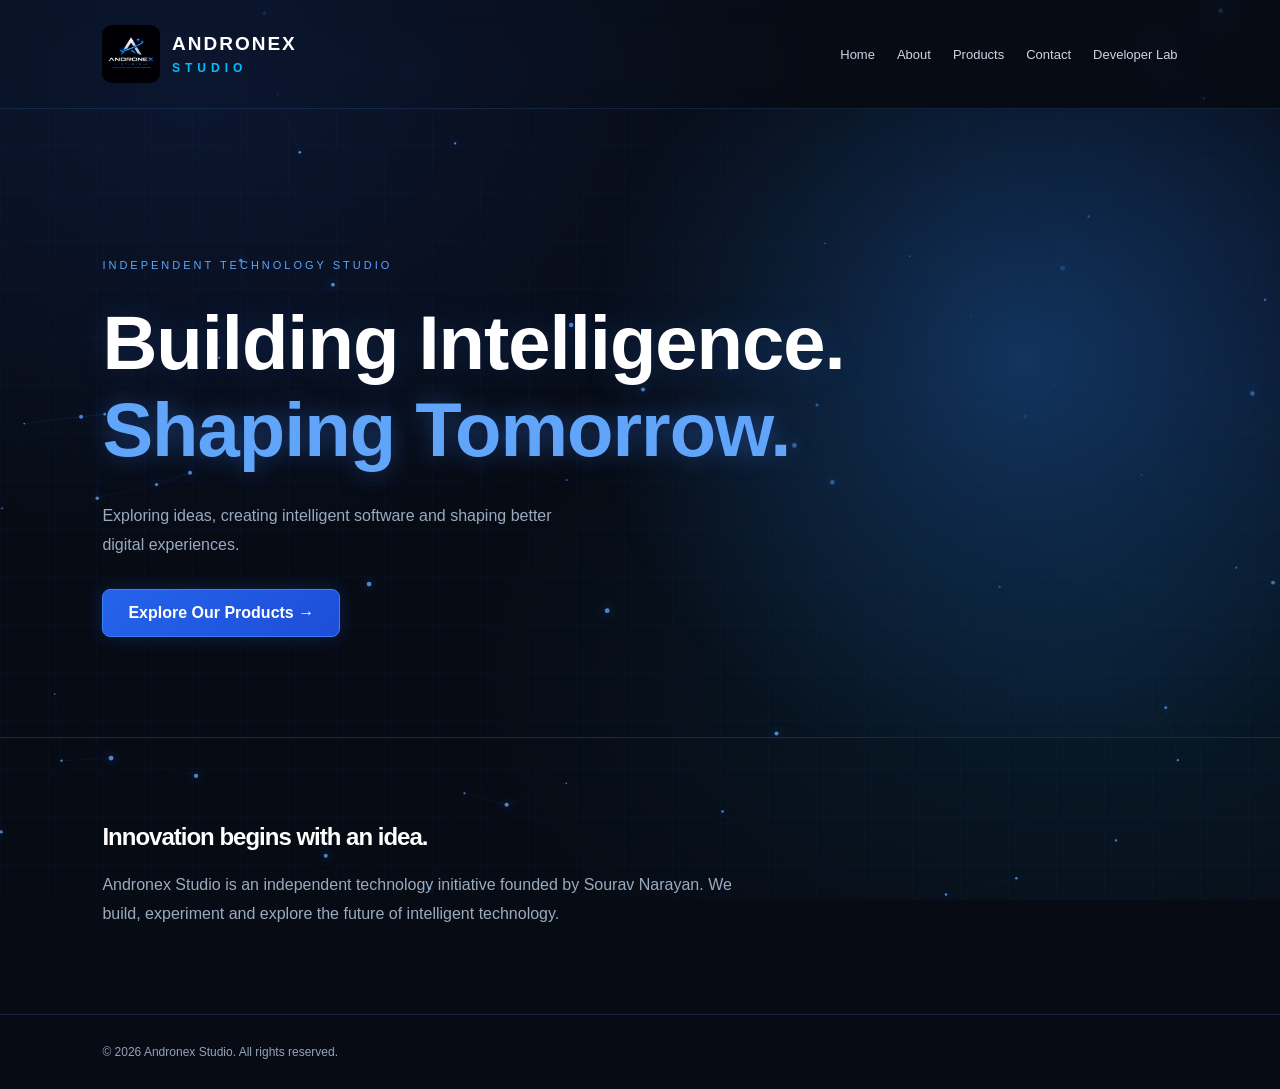
<file: index.html>
<!DOCTYPE html>
<html lang="en">

<head>
  <meta charset="UTF-8">
  <meta name="viewport" content="width=device-width, initial-scale=1.0">

  <!-- Primary SEO -->
  <title>Andronex Studio | Building Intelligence. Shaping Tomorrow.</title>

  <meta name="description" content="Andronex Studio is an independent technology initiative founded by Sourav Narayan, developing intelligent digital products including Orvyn, SouravAI, Growpro and GoStock.">

  <meta name="author" content="Sourav Narayan">
  <meta name="robots" content="index, follow">
  <meta name="theme-color" content="#070b14">

  <!-- Canonical URL -->
  <link rel="canonical" href="https://souravnarayan18-png.github.io/andronex-studio/">

  <!-- Google Verification -->
  <meta name="google-site-verification" content="xWqWdfDBI7e3Ag2dcmQjsqgkPykjrqPVsRVm8r3K-5A">

  <!-- Open Graph -->
  <meta property="og:type" content="website">
  <meta property="og:title" content="Andronex Studio | Building Intelligence">
  <meta property="og:description" content="Building intelligent software and shaping better digital experiences. Explore products by Andronex Studio.">
  <meta property="og:url" content="https://souravnarayan18-png.github.io/andronex-studio/">
  <meta property="og:site_name" content="Andronex Studio">
  <meta property="og:image" content="https://souravnarayan18-png.github.io/andronex-studio/andronex-logo.png">

  <!-- Twitter Card -->
  <meta name="twitter:card" content="summary">
  <meta name="twitter:title" content="Andronex Studio">
  <meta name="twitter:description" content="Building Intelligence. Shaping Tomorrow.">
  <meta name="twitter:image" content="https://souravnarayan18-png.github.io/andronex-studio/andronex-logo.png">

  <!-- Favicon -->
  <link rel="icon" type="image/png" href="andronex-logo.png">

  <!-- Stylesheet -->
  <link rel="stylesheet" href="styles.css">

  <!-- Structured Data -->
  <script type="application/ld+json">
{
  "@context": "https://schema.org",
  "@type": "Organization",
  "name": "Andronex Studio",
  "url": "https://andronexstudio.netlify.app/",
  "description": "Andronex Studio is an independent technology initiative founded by Sourav Narayan, developing AI-powered applications, intelligent digital products and innovative software solutions.",
  "founder": {
    "@type": "Person",
    "name": "Sourav Narayan"
  }
}
  </script>
</head>

<body>

  <canvas id="neural-bg"></canvas>

  <script src="script.js"></script>

  <header>

    <a href="index.html" class="brand">
      <img
        src="andronex-logo.png"
        alt="Andronex Studio Logo"
        class="brand-logo"
      >

      <div class="brand-name">
        ANDRONEX
        <span>STUDIO</span>
      </div>
    </a>

    <nav>
      <a href="index.html">Home</a>
      <a href="about.html">About</a>
      <a href="products.html">Products</a>
      <a href="contact.html">Contact</a>
      <a href="developer-lab.html">Developer Lab</a>
    </nav>

  </header>

  <main class="hero">

    <div class="tag">INDEPENDENT TECHNOLOGY STUDIO</div>

    <h1>
      Building Intelligence.<br>
      <span>Shaping Tomorrow.</span>
    </h1>

    <p>
      Exploring ideas, creating intelligent software
      and shaping better digital experiences.
    </p>

    <a class="btn" href="products.html">
      Explore Our Products →
    </a>

  </main>

  <section class="about">

    <h2>Innovation begins with an idea.</h2>

    <p>
      Andronex Studio is an independent technology
      initiative founded by Sourav Narayan.
      We build, experiment and explore the future
      of intelligent technology.
    </p>

  </section>

  <footer>
    © 2026 Andronex Studio. All rights reserved.
  </footer>

</body>
</html>
</file>
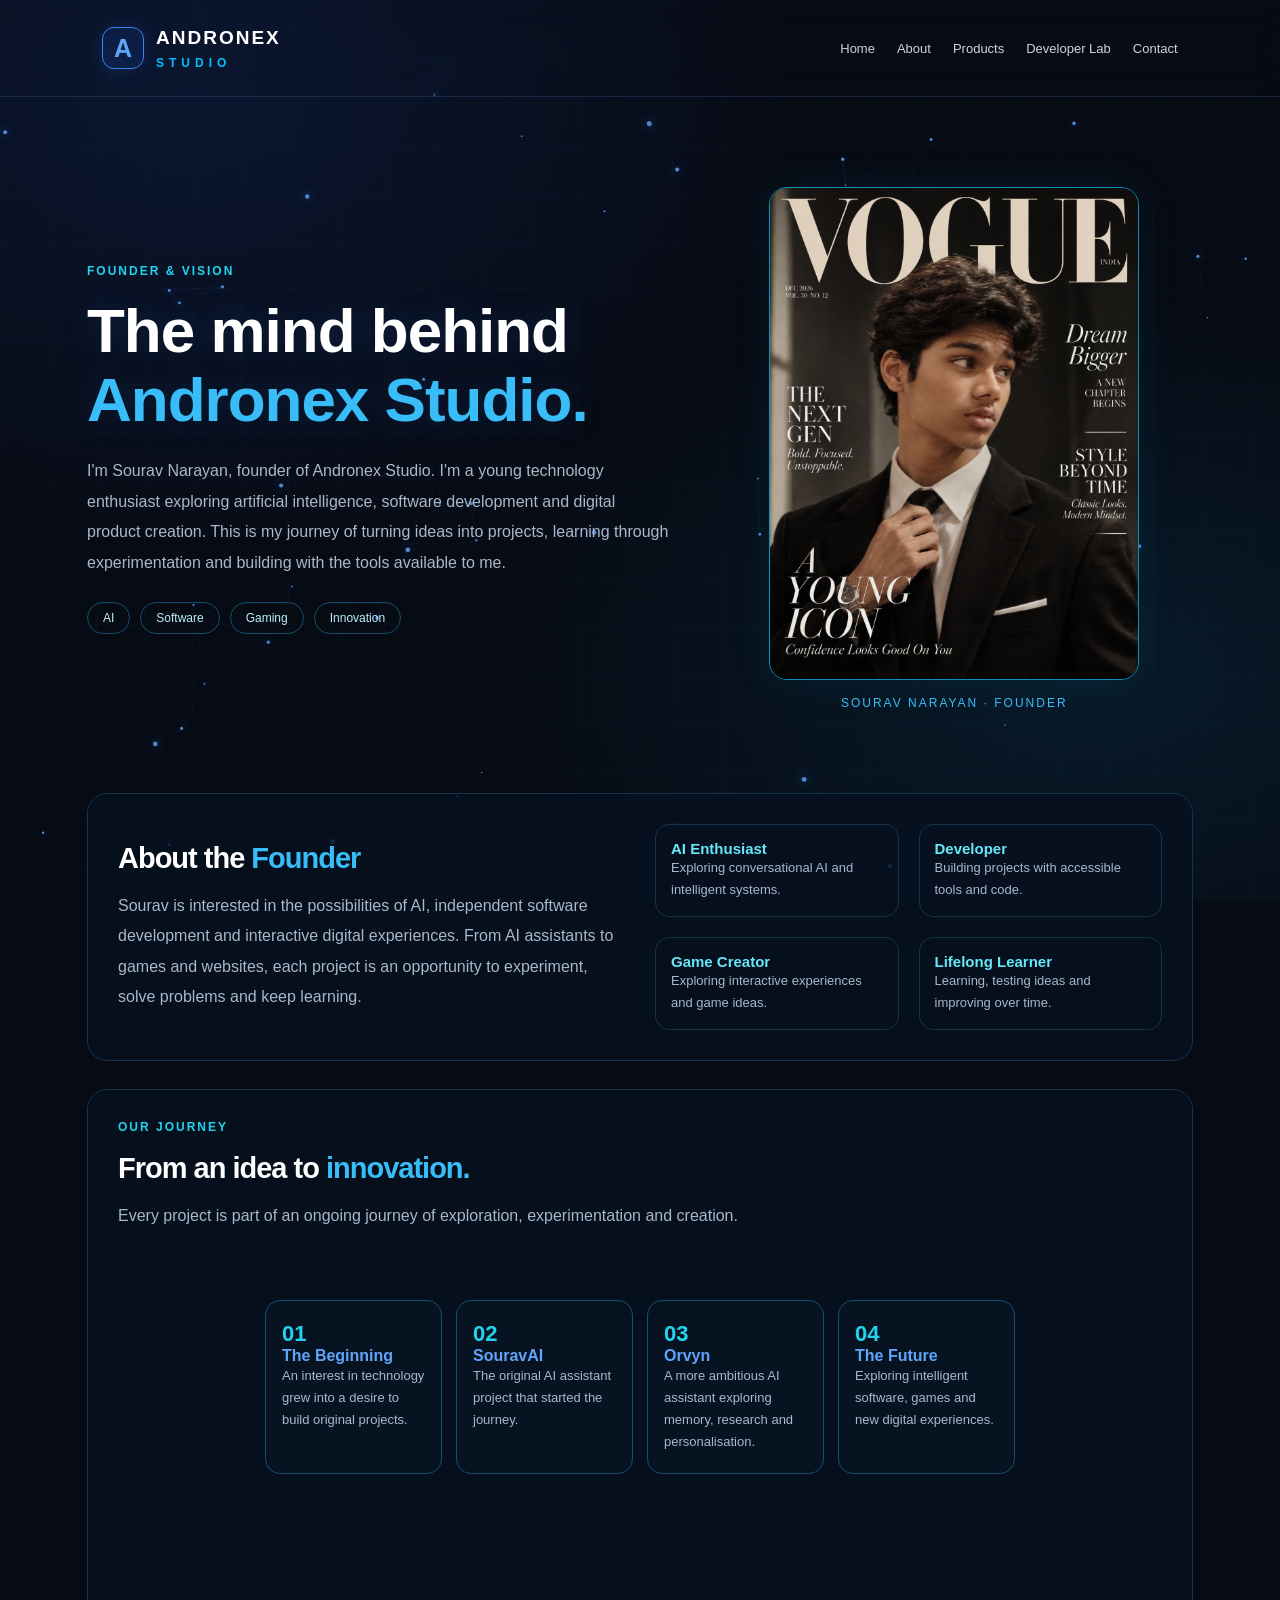
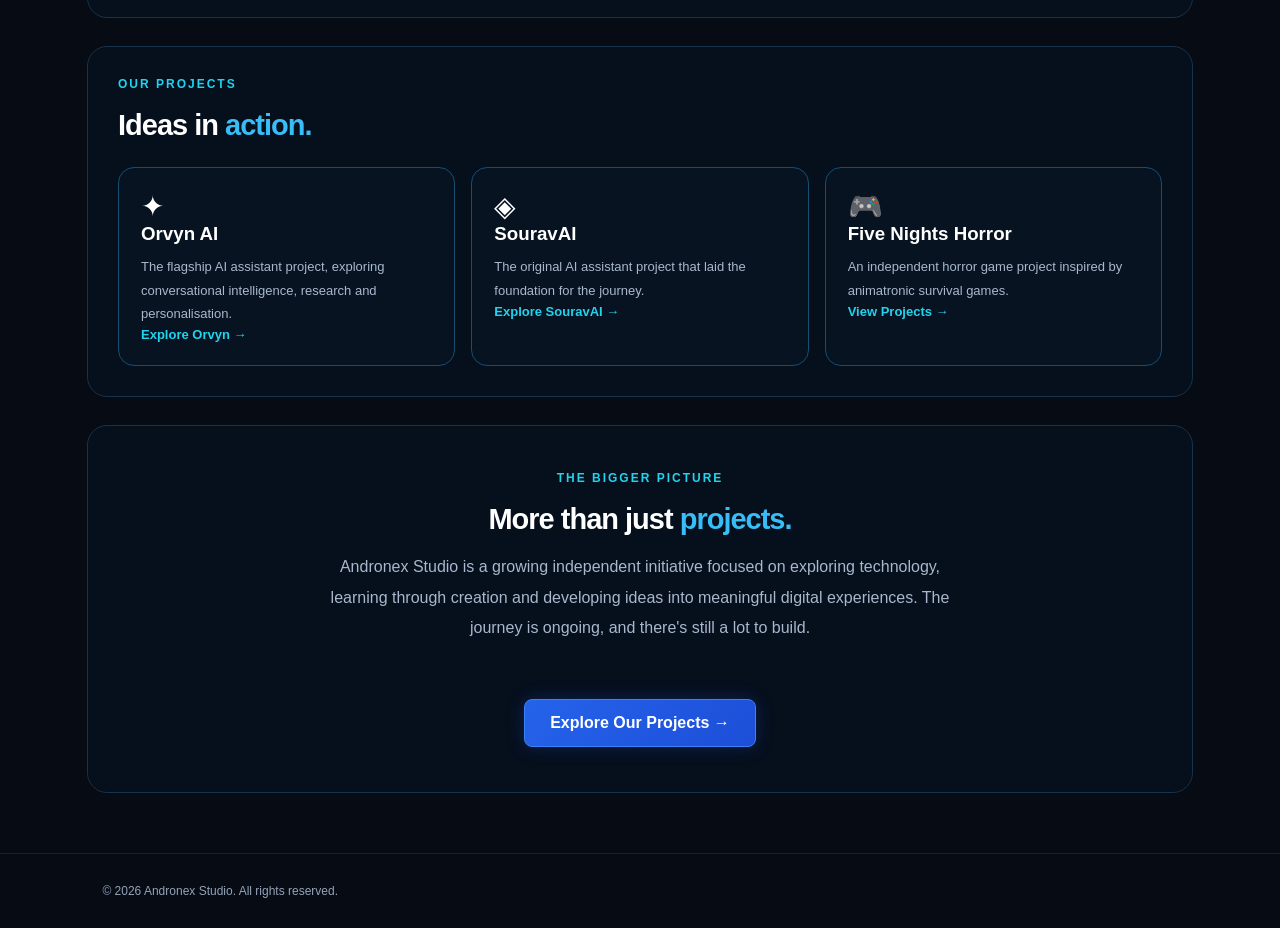
<file: about.html>
<!DOCTYPE html>
<html lang="en">
<head>
  <meta charset="UTF-8">
  <meta name="viewport" content="width=device-width, initial-scale=1.0">
  <meta name="theme-color" content="#050b15">

  <meta name="description"
    content="Meet Sourav Narayan, founder of Andronex Studio. Explore the vision, story and projects behind Orvyn AI, SouravAI and more.">

  <title>Founder | Andronex Studio</title>
  <link rel="stylesheet" href="styles.css">

  <style>
    .founder-page {
      max-width: 1150px;
      margin: auto;
      padding: 35px 22px 60px;
    }

    .founder-hero {
      display: grid;
      grid-template-columns: 1.1fr .9fr;
      gap: 45px;
      align-items: center;
      padding: 55px 0;
    }

    .eyebrow {
      color: #22d3ee;
      font-size: 12px;
      font-weight: 700;
      letter-spacing: 2px;
      margin-bottom: 18px;
    }

    .founder-copy h1 {
      font-size: clamp(36px, 5vw, 62px);
      line-height: 1.12;
      margin: 0 0 22px;
    }

    .founder-copy h1 span,
    .section-title span {
      color: #38bdf8;
    }

    .founder-copy p,
    .section-description {
      color: #a9b8cc;
      line-height: 1.9;
    }

    .skill-tags {
      display: flex;
      gap: 10px;
      flex-wrap: wrap;
      margin-top: 24px;
    }

    .skill-tags span {
      padding: 8px 15px;
      border: 1px solid #164e70;
      border-radius: 30px;
      color: #bdefff;
      font-size: 12px;
    }

    .portrait-wrap {
      max-width: 370px;
      width: 100%;
      margin: auto;
    }

    .founder-portrait {
      display: block;
      width: 100%;
      border-radius: 18px;
      border: 1px solid #0891b2;
      box-shadow: 0 0 40px #0891b21a;
    }

    .portrait-caption {
      text-align: center;
      color: #38bdf8;
      font-size: 12px;
      letter-spacing: 2px;
      margin-top: 16px;
    }

    .section-panel {
      margin-top: 28px;
      padding: 30px;
      border: 1px solid #16334b;
      border-radius: 20px;
      background: rgba(7, 17, 31, .82);
    }

    .section-title {
      font-size: 29px;
      margin: 0 0 16px;
    }

    .about-grid {
      display: grid;
      grid-template-columns: 1fr 1fr;
      gap: 30px;
      align-items: center;
    }

    .qualities {
      display: grid;
      grid-template-columns: 1fr 1fr;
      gap: 20px;
    }

    .quality {
      padding: 15px;
      border: 1px solid #16334b;
      border-radius: 14px;
    }

    .quality h3 {
      color: #67e8f9;
      font-size: 15px;
      margin-top: 0;
    }

    .quality p {
      color: #a9b8cc;
      font-size: 13px;
      line-height: 1.7;
      margin-bottom: 0;
    }

    .timeline {
      display: grid;
      grid-template-columns: repeat(4, 1fr);
      gap: 14px;
      margin-top: 25px;
    }

    .timeline-card {
      padding: 20px 16px;
      border: 1px solid #164e70;
      border-radius: 15px;
      background: #071321;
    }

    .timeline-number {
      color: #22d3ee;
      font-weight: 800;
      font-size: 22px;
    }

    .timeline-card h3 {
      font-size: 16px;
    }

    .timeline-card p {
      color: #a9b8cc;
      font-size: 13px;
      line-height: 1.7;
    }

    .project-grid {
      display: grid;
      grid-template-columns: repeat(3, minmax(0, 1fr));
      gap: 16px;
      margin-top: 25px;
    }

    .project-card {
      padding: 22px;
      border: 1px solid #164e70;
      border-radius: 16px;
      background: #071321;
      transition: transform .25s, border-color .25s;
    }

    .project-card:hover {
      transform: translateY(-4px);
      border-color: #22d3ee;
    }

    .project-icon {
      font-size: 28px;
    }

    .project-card h3 {
      margin-bottom: 10px;
    }

    .project-card p {
      color: #a9b8cc;
      font-size: 13px;
      line-height: 1.8;
    }

    .project-card a {
      color: #22d3ee;
      text-decoration: none;
      font-size: 13px;
      font-weight: 700;
    }

    .vision-banner {
      text-align: center;
      padding: 45px 25px;
    }

    .vision-banner p {
      max-width: 650px;
      margin: 15px auto 25px;
    }

    @media (max-width: 750px) {
      .founder-hero {
        grid-template-columns: 1fr;
        gap: 30px;
        padding: 35px 0;
      }

      .founder-copy {
        text-align: center;
      }

      .skill-tags {
        justify-content: center;
      }

      .portrait-wrap {
        max-width: 320px;
      }

      .about-grid {
        grid-template-columns: 1fr;
      }

      .timeline {
        grid-template-columns: 1fr 1fr;
      }

      .project-grid {
        grid-template-columns: 1fr;
      }
    }

    @media (max-width: 430px) {
      .founder-page {
        padding-left: 15px;
        padding-right: 15px;
      }

      .section-panel {
        padding: 20px 16px;
      }

      .qualities,
      .timeline {
        grid-template-columns: 1fr;
      }
    }

    @media (prefers-reduced-motion: reduce) {
      .project-card {
        transition: none;
      }
    }
  </style>
</head>

<body>
  <canvas id="neural-bg"></canvas>

  <header>
    <a href="index.html" class="brand">
      <div class="brand-symbol">A</div>
      <div class="brand-name">ANDRONEX<span>STUDIO</span></div>
    </a>

    <nav>
      <a href="index.html">Home</a>
      <a href="about.html">About</a>
      <a href="products.html">Products</a>
      <a href="developer-lab.html">Developer Lab</a>
      <a href="contact.html">Contact</a>
    </nav>
  </header>

  <main class="founder-page">

    <section class="founder-hero">
      <div class="founder-copy">
        <div class="eyebrow">FOUNDER &amp; VISION</div>

        <h1>
          The mind behind<br>
          <span>Andronex Studio.</span>
        </h1>

        <p>
          I'm Sourav Narayan, founder of Andronex Studio.
          I'm a young technology enthusiast exploring
          artificial intelligence, software development
          and digital product creation.

          This is my journey of turning ideas into projects,
          learning through experimentation and building
          with the tools available to me.
        </p>

        <div class="skill-tags">
          <span>AI</span>
          <span>Software</span>
          <span>Gaming</span>
          <span>Innovation</span>
        </div>
      </div>

      <div class="portrait-wrap">
        <img
          class="founder-portrait"
          src="founder.jpg"
          alt="Sourav Narayan, founder of Andronex Studio"
          fetchpriority="high"
        >

        <div class="portrait-caption">
          SOURAV NARAYAN · FOUNDER
        </div>
      </div>
    </section>

    <section class="section-panel">
      <div class="about-grid">
        <div>
          <h2 class="section-title">
            About the <span>Founder</span>
          </h2>

          <p class="section-description">
            Sourav is interested in the possibilities of AI,
            independent software development and interactive
            digital experiences.

            From AI assistants to games and websites, each
            project is an opportunity to experiment, solve
            problems and keep learning.
          </p>
        </div>

        <div class="qualities">
          <article class="quality">
            <h3>AI Enthusiast</h3>
            <p>Exploring conversational AI and intelligent systems.</p>
          </article>

          <article class="quality">
            <h3>Developer</h3>
            <p>Building projects with accessible tools and code.</p>
          </article>

          <article class="quality">
            <h3>Game Creator</h3>
            <p>Exploring interactive experiences and game ideas.</p>
          </article>

          <article class="quality">
            <h3>Lifelong Learner</h3>
            <p>Learning, testing ideas and improving over time.</p>
          </article>
        </div>
      </div>
    </section>

    <section class="section-panel">
      <div class="eyebrow">OUR JOURNEY</div>

      <h2 class="section-title">
        From an idea to <span>innovation.</span>
      </h2>

      <p class="section-description">
        Every project is part of an ongoing journey
        of exploration, experimentation and creation.
      </p>

      <div class="timeline">
        <article class="timeline-card">
          <div class="timeline-number">01</div>
          <h3>The Beginning</h3>
          <p>An interest in technology grew into a desire to build original projects.</p>
        </article>

        <article class="timeline-card">
          <div class="timeline-number">02</div>
          <h3>SouravAI</h3>
          <p>The original AI assistant project that started the journey.</p>
        </article>

        <article class="timeline-card">
          <div class="timeline-number">03</div>
          <h3>Orvyn</h3>
          <p>A more ambitious AI assistant exploring memory, research and personalisation.</p>
        </article>

        <article class="timeline-card">
          <div class="timeline-number">04</div>
          <h3>The Future</h3>
          <p>Exploring intelligent software, games and new digital experiences.</p>
        </article>
      </div>
    </section>

    <section class="section-panel">
      <div class="eyebrow">OUR PROJECTS</div>

      <h2 class="section-title">
        Ideas in <span>action.</span>
      </h2>

      <div class="project-grid">
        <article class="project-card">
          <div class="project-icon">✦</div>
          <h3>Orvyn AI</h3>
          <p>
            The flagship AI assistant project, exploring
            conversational intelligence, research and personalisation.
          </p>
          <a href="orvyn.html">Explore Orvyn →</a>
        </article>

        <article class="project-card">
          <div class="project-icon">◈</div>
          <h3>SouravAI</h3>
          <p>
            The original AI assistant project that laid
            the foundation for the journey.
          </p>
          <a href="souravai.html">Explore SouravAI →</a>
        </article>

        <article class="project-card">
          <div class="project-icon">🎮</div>
          <h3>Five Nights Horror</h3>
          <p>
            An independent horror game project inspired
            by animatronic survival games.
          </p>
          <a href="products.html">View Projects →</a>
        </article>
      </div>
    </section>

    <section class="section-panel vision-banner">
      <div class="eyebrow">THE BIGGER PICTURE</div>

      <h2 class="section-title">
        More than just <span>projects.</span>
      </h2>

      <p class="section-description">
        Andronex Studio is a growing independent initiative
        focused on exploring technology, learning through
        creation and developing ideas into meaningful
        digital experiences.

        The journey is ongoing, and there's still a lot to build.
      </p>

      <a href="products.html" class="btn">
        Explore Our Projects →
      </a>
    </section>

  </main>

  <footer>
    © 2026 Andronex Studio. All rights reserved.
  </footer>

  <script src="script.js"></script>
</body>
</html>
</file>
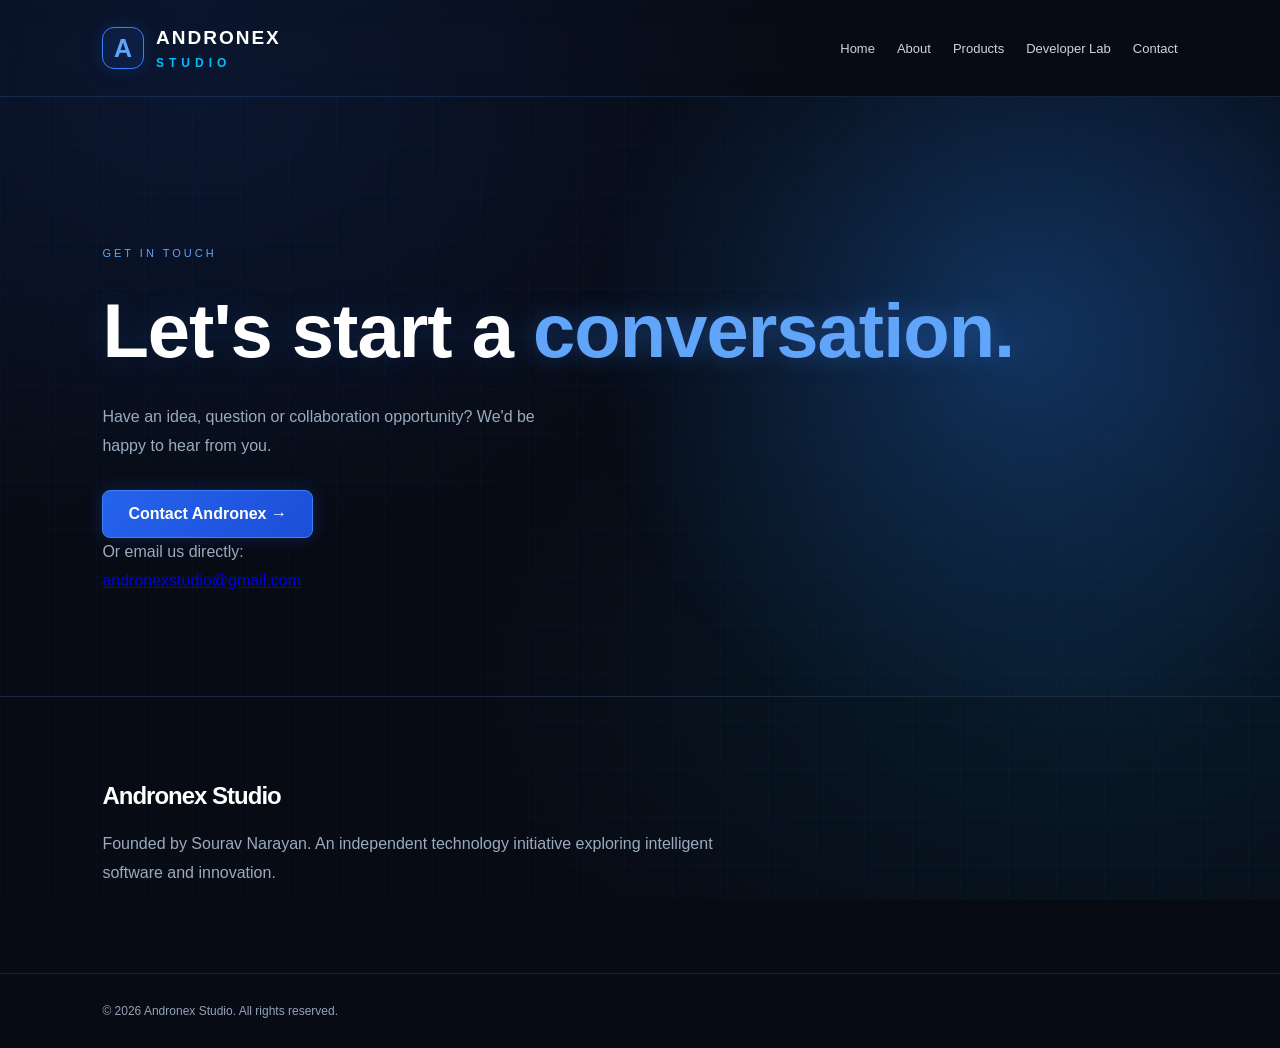
<file: contact.html>
<!DOCTYPE html>
<html lang="en">
<head>
  <meta name="theme-color" content="#070b14">
  <meta name="robots" content="index, follow">
    
    <meta charset="UTF-8">
    <meta name="viewport" content="width=device-width, initial-scale=1.0">
    <title>Contact | Andronex Studio</title>
    <link rel="stylesheet" href="styles.css">
</head>
<body>

<header>
    <a href="index.html" class="brand">
        <div class="brand-symbol">A</div>
        <div class="brand-name">
            ANDRONEX
            <span>STUDIO</span>
        </div>
    </a>

    <nav>
        <a href="index.html">Home</a>
        <a href="about.html">About</a>
        <a href="products.html">Products</a>
      <a href="developer-lab.html">Developer Lab</a>
        <a href="contact.html">Contact</a>
    </nav>
</header>

<main class="hero">
    <div class="tag">GET IN TOUCH</div>
    <h1>Let's start a <span>conversation.</span></h1>
    <p>
        Have an idea, question or collaboration
        opportunity? We'd be happy to hear from you.
    </p>
  <a class="btn"
   href="mailto:andronexstudio@gmail.com?subject=Contact%20Andronex%20Studio">
   Contact Andronex →
</a>
  <p>
  Or email us directly:
  <br>
  <a href="mailto:andronexstudio@gmail.com">
    andronexstudio@gmail.com
  </a>
</p>

   
</main>

<section class="about">
    <h2>Andronex Studio</h2>
    <p>
        Founded by Sourav Narayan.
        An independent technology initiative
        exploring intelligent software and innovation.
    </p>
</section>

<footer>
    © 2026 Andronex Studio. All rights reserved.
</footer>

</body>
</html>
</file>
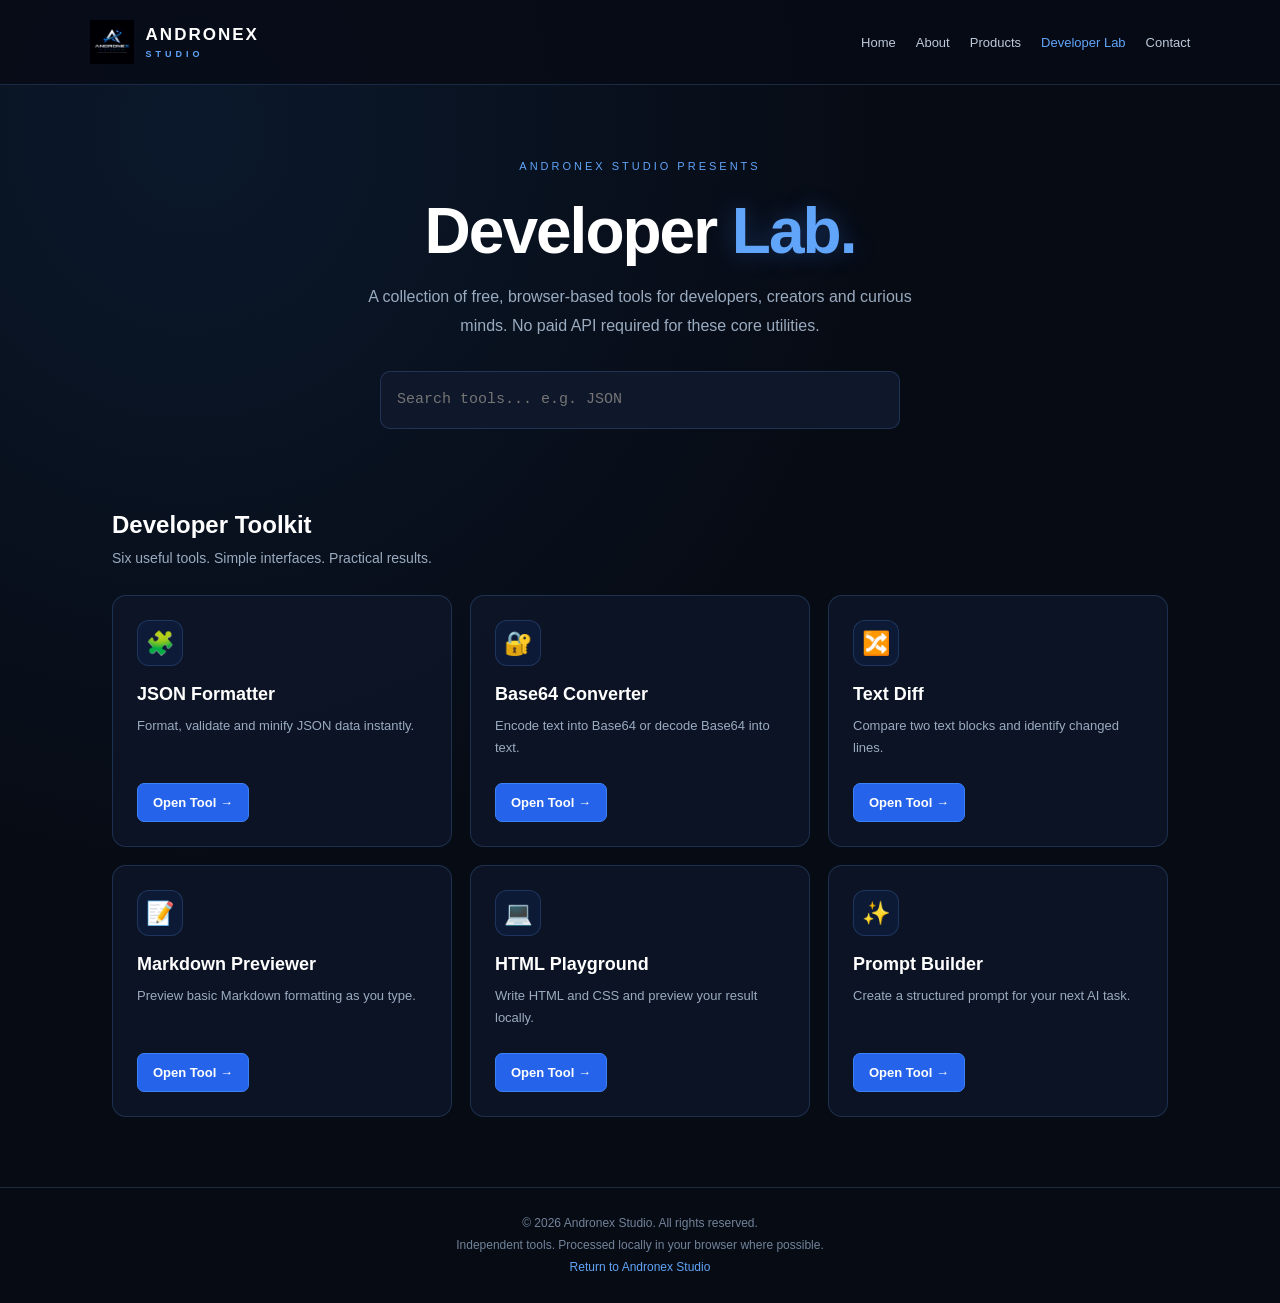
<file: developer-lab.html>
<!DOCTYPE html>
<html lang="en">
<head>
<meta charset="UTF-8">
<meta name="viewport" content="width=device-width, initial-scale=1.0">
<meta name="theme-color" content="#070b14">
<meta name="description" content="Explore free developer tools by Andronex Studio. Format JSON, compare text, encode Base64 and build prompts.">

<title>Developer Lab | Andronex Studio</title>

<style>
* {
  margin: 0;
  padding: 0;
  box-sizing: border-box;
}

:root {
  --bg: #070b14;
  --panel: rgba(15, 23, 42, .78);
  --blue: #60a5fa;
  --muted: #9aabc0;
  --border: rgba(96, 165, 250, .2);
}

html {
  scroll-behavior: smooth;
}

body {
  min-height: 100vh;
  background:
    radial-gradient(ellipse at 15% 10%, #12335b55, transparent 45%),
    var(--bg);
  color: white;
  font-family: Arial, sans-serif;
}

header {
  display: flex;
  justify-content: space-between;
  align-items: center;
  gap: 18px;
  flex-wrap: wrap;
  padding: 20px 7%;
  border-bottom: 1px solid var(--border);
  background: rgba(7, 11, 20, .8);
}

.brand {
  display: flex;
  align-items: center;
  gap: 12px;
  color: white;
  text-decoration: none;
}

.brand img {
  width: 44px;
  height: 44px;
  object-fit: contain;
}

.brand-name {
  font-size: 17px;
  font-weight: 800;
  letter-spacing: 2px;
}

.brand-name span {
  display: block;
  margin-top: 4px;
  color: var(--blue);
  font-size: 9px;
  letter-spacing: 4px;
}

nav {
  display: flex;
  gap: 20px;
  flex-wrap: wrap;
}

nav a {
  color: #bdc9da;
  text-decoration: none;
  font-size: 13px;
}

nav a:hover,
nav a.active {
  color: var(--blue);
}

.hero {
  padding: 75px 7% 45px;
  text-align: center;
}

.tag {
  color: var(--blue);
  font-size: 11px;
  letter-spacing: 3px;
}

h1 {
  margin: 22px 0 15px;
  font-size: clamp(36px, 7vw, 64px);
  letter-spacing: -2px;
}

h1 span {
  color: var(--blue);
  text-shadow: 0 0 25px #3b82f655;
}

.hero p {
  max-width: 550px;
  margin: auto;
  color: var(--muted);
  line-height: 1.8;
}

.search-wrap {
  max-width: 520px;
  margin: 30px auto 0;
}

#search {
  width: 100%;
  padding: 16px;
  color: white;
  background: #0f172a;
  border: 1px solid var(--border);
  border-radius: 10px;
  outline: none;
  font-size: 15px;
}

#search:focus {
  border-color: var(--blue);
  box-shadow: 0 0 20px #3b82f622;
}

.section {
  max-width: 1100px;
  margin: auto;
  padding: 25px 22px 70px;
}

.section-title {
  margin-bottom: 8px;
  font-size: 24px;
}

.section-subtitle {
  margin-bottom: 25px;
  color: var(--muted);
  font-size: 14px;
  line-height: 1.7;
}

.grid {
  display: grid;
  grid-template-columns: repeat(3, minmax(0, 1fr));
  gap: 18px;
}

.card {
  min-width: 0;
  padding: 24px;
  background: var(--panel);
  border: 1px solid var(--border);
  border-radius: 14px;
  transition: .25s;
}

.card:hover {
  transform: translateY(-4px);
  border-color: var(--blue);
  box-shadow: 0 12px 30px #0050ff15;
}

.icon {
  display: grid;
  place-items: center;
  width: 46px;
  height: 46px;
  margin-bottom: 18px;
  border: 1px solid var(--border);
  border-radius: 12px;
  background: #2563eb18;
  font-size: 23px;
}

.card h3 {
  margin-bottom: 10px;
  font-size: 18px;
}

.card p {
  min-height: 48px;
  margin-bottom: 20px;
  color: var(--muted);
  font-size: 13px;
  line-height: 1.7;
}

.open-btn,
.action-btn {
  display: inline-block;
  padding: 11px 15px;
  border: 1px solid #3b82f6;
  border-radius: 7px;
  background: #2563eb;
  color: white;
  font-size: 13px;
  font-weight: bold;
  cursor: pointer;
  text-decoration: none;
}

.open-btn:hover,
.action-btn:hover {
  background: #3b82f6;
}

.tool-panel {
  display: none;
  margin-top: 30px;
  padding: 24px;
  background: var(--panel);
  border: 1px solid var(--border);
  border-radius: 14px;
}

.tool-panel.show {
  display: block;
}

.tool-panel h2 {
  margin-bottom: 10px;
}

.tool-panel > p {
  margin-bottom: 20px;
  color: var(--muted);
  font-size: 13px;
  line-height: 1.7;
}

textarea,
.output,
input[type="text"] {
  display: block;
  width: 100%;
  min-height: 150px;
  padding: 14px;
  background: #070b14;
  border: 1px solid #263750;
  border-radius: 8px;
  color: #e2e8f0;
  font: 14px/1.6 monospace;
  resize: vertical;
}

input[type="text"] {
  min-height: 0;
  margin-bottom: 12px;
}

textarea:focus,
input:focus {
  outline: 1px solid var(--blue);
}

.output {
  margin-top: 15px;
  overflow-wrap: anywhere;
  white-space: pre-wrap;
}

.actions {
  display: flex;
  gap: 10px;
  flex-wrap: wrap;
  margin: 14px 0;
}

.secondary {
  background: transparent;
  border-color: #334155;
}

.status {
  margin-top: 12px;
  color: var(--blue);
  font-size: 13px;
  overflow-wrap: anywhere;
}

.empty {
  display: none;
  padding: 20px 0;
  color: var(--muted);
}

footer {
  padding: 25px 7%;
  border-top: 1px solid var(--border);
  color: #71839a;
  text-align: center;
  font-size: 12px;
  line-height: 1.8;
}

footer a {
  color: var(--blue);
  text-decoration: none;
}

@media (max-width: 760px) {
  header {
    justify-content: center;
  }

  nav {
    justify-content: center;
    gap: 15px;
  }

  .grid {
    grid-template-columns: repeat(2, minmax(0, 1fr));
  }

  .hero {
    padding-top: 55px;
  }
}

@media (max-width: 480px) {
  .grid {
    grid-template-columns: 1fr;
  }

  .card {
    padding: 20px;
  }

  .hero {
    padding-right: 20px;
    padding-left: 20px;
  }

  .section {
    padding-right: 16px;
    padding-left: 16px;
  }

  .tool-panel {
    padding: 16px;
  }
}

@media (prefers-reduced-motion: reduce) {
  *, *::before, *::after {
    scroll-behavior: auto !important;
    transition: none !important;
  }
}
</style>
</head>

<body>

<header>
  <a class="brand" href="index.html">
    <img src="andronex-logo.png" alt="Andronex Studio logo"
         onerror="this.style.display='none'">
    <div class="brand-name">
      ANDRONEX
      <span>STUDIO</span>
    </div>
  </a>

  <nav aria-label="Main navigation">
    <a href="index.html">Home</a>
    <a href="about.html">About</a>
    <a href="products.html">Products</a>
    <a href="developer-lab.html" class="active">Developer Lab</a>
    <a href="contact.html">Contact</a>
  </nav>
</header>

<main>
  <section class="hero">
    <div class="tag">ANDRONEX STUDIO PRESENTS</div>
    <h1>Developer <span>Lab.</span></h1>
    <p>
      A collection of free, browser-based tools for developers,
      creators and curious minds. No paid API required for these
      core utilities.
    </p>

    <div class="search-wrap">
      <input id="search" type="text"
             placeholder="Search tools... e.g. JSON"
             aria-label="Search developer tools">
    </div>
  </section>

  <section class="section">
    <h2 class="section-title">Developer Toolkit</h2>
    <p class="section-subtitle">
      Six useful tools. Simple interfaces. Practical results.
    </p>

    <div class="grid" id="toolGrid">

      <article class="card" data-search="json formatter validate minify">
        <div class="icon">🧩</div>
        <h3>JSON Formatter</h3>
        <p>Format, validate and minify JSON data instantly.</p>
        <button class="open-btn" onclick="openTool('json')">Open Tool →</button>
      </article>

      <article class="card" data-search="base64 encoder decoder text">
        <div class="icon">🔐</div>
        <h3>Base64 Converter</h3>
        <p>Encode text into Base64 or decode Base64 into text.</p>
        <button class="open-btn" onclick="openTool('base64')">Open Tool →</button>
      </article>

      <article class="card" data-search="text diff compare difference">
        <div class="icon">🔀</div>
        <h3>Text Diff</h3>
        <p>Compare two text blocks and identify changed lines.</p>
        <button class="open-btn" onclick="openTool('diff')">Open Tool →</button>
      </article>

      <article class="card" data-search="markdown preview editor">
        <div class="icon">📝</div>
        <h3>Markdown Previewer</h3>
        <p>Preview basic Markdown formatting as you type.</p>
        <button class="open-btn" onclick="openTool('markdown')">Open Tool →</button>
      </article>

      <article class="card" data-search="html css playground editor preview">
        <div class="icon">💻</div>
        <h3>HTML Playground</h3>
        <p>Write HTML and CSS and preview your result locally.</p>
        <button class="open-btn" onclick="openTool('html')">Open Tool →</button>
      </article>

      <article class="card" data-search="prompt builder ai prompt generator">
        <div class="icon">✨</div>
        <h3>Prompt Builder</h3>
        <p>Create a structured prompt for your next AI task.</p>
        <button class="open-btn" onclick="openTool('prompt')">Open Tool →</button>
      </article>

    </div>

    <p class="empty" id="empty">No matching tools found.</p>

    <section class="tool-panel" id="toolPanel" aria-live="polite">
      <h2 id="toolTitle">Tool</h2>
      <p id="toolDescription"></p>

      <div id="toolInputs"></div>

      <div class="actions" id="toolActions"></div>
      <div class="output" id="toolOutput" hidden></div>
      <p class="status" id="toolStatus" role="status"></p>
    </section>
  </section>
</main>

<footer>
  © 2026 Andronex Studio. All rights reserved.<br>
  Independent tools. Processed locally in your browser where possible.<br>
  <a href="index.html">Return to Andronex Studio</a>
</footer>

<script>
const $ = id => document.getElementById(id);

let currentTool = "";

$("search").addEventListener("input", function () {
  const query = this.value.toLowerCase().trim();
  let visible = 0;

  document.querySelectorAll(".card").forEach(card => {
    const match = (card.innerText + " " + card.dataset.search)
      .toLowerCase().includes(query);

    card.style.display = match ? "" : "none";
    if (match) visible++;
  });

  $("empty").style.display = visible ? "none" : "block";
});

function openTool(name) {
  currentTool = name;

  const panel = $("toolPanel");
  const inputs = $("toolInputs");
  const actions = $("toolActions");
  const output = $("toolOutput");

  panel.classList.add("show");
  inputs.replaceChildren();
  actions.replaceChildren();
  output.hidden = true;
  output.textContent = "";
  $("toolStatus").textContent = "";

  const configs = {
    json: ["JSON Formatter", "Validate JSON, format it neatly or minify it."],
    base64: ["Base64 Converter", "Encode or decode text using UTF-8 support."],
    diff: ["Text Diff", "Compare two texts line by line."],
    markdown: ["Markdown Previewer", "Preview basic headings, lists, bold and inline code."],
    html: ["HTML Playground", "Run your HTML in a sandboxed preview."],
    prompt: ["Prompt Builder", "Build a structured prompt for your AI assistant."]
  };

  $("toolTitle").textContent = configs[name][0];
  $("toolDescription").textContent = configs[name][1];

  if (name === "json" || name === "base64" || name === "markdown" || name === "html") {
    const area = document.createElement("textarea");
    area.id = "mainInput";
    area.placeholder = name === "json" ? '{"name":"Andronex","active":true}'
      : name === "markdown" ? "# Hello\n\nWrite **Markdown** here."
      : name === "html" ? "<h1>Hello, Andronex!</h1>\n<p>Edit this HTML.</p>"
      : "Enter text here...";
    area.setAttribute("aria-label", "Tool input");
    inputs.appendChild(area);

    if (name === "html") {
      const note = document.createElement("p");
      note.className = "status";
      note.textContent = "Preview runs in a sandboxed iframe. Avoid entering untrusted code into tools you don't control.";
      inputs.appendChild(note);
    }
  }

  if (name === "diff") {
    inputs.appendChild(makeArea("leftInput", "Original text..."));
    inputs.appendChild(makeArea("rightInput", "Modified text..."));
  }

  if (name === "prompt") {
    inputs.appendChild(makeInput("roleInput", "Role (e.g. experienced JavaScript tutor)"));
    inputs.appendChild(makeInput("taskInput", "Task or goal"));
    inputs.appendChild(makeInput("contextInput", "Context (optional)"));
    inputs.appendChild(makeInput("formatInput", "Desired output format"));
  }

  if (name === "json") {
    addAction("Format JSON", () => processJSON(false));
    addAction("Minify JSON", () => processJSON(true));
  } else if (name === "base64") {
    addAction("Encode", () => processBase64(true));
    addAction("Decode", () => processBase64(false));
  } else if (name === "diff") {
    addAction("Compare Text", processDiff);
  } else if (name === "markdown") {
    addAction("Preview Markdown", processMarkdown);
  } else if (name === "html") {
    addAction("Run Preview", processHTML);
  } else if (name === "prompt") {
    addAction("Generate Prompt", processPrompt);
  }

  addAction("Clear", clearTool, true);
  panel.scrollIntoView({ behavior: "smooth", block: "start" });
}

function makeArea(id, placeholder) {
  const area = document.createElement("textarea");
  area.id = id;
  area.placeholder = placeholder;
  area.setAttribute("aria-label", placeholder);
  area.style.marginBottom = "12px";
  return area;
}

function makeInput(id, placeholder) {
  const input = document.createElement("input");
  input.id = id;
  input.type = "text";
  input.placeholder = placeholder;
  input.setAttribute("aria-label", placeholder);
  return input;
}

function addAction(label, callback, secondary = false) {
  const button = document.createElement("button");
  button.className = "action-btn" + (secondary ? " secondary" : "");
  button.textContent = label;
  button.addEventListener("click", callback);
  $("toolActions").appendChild(button);
}

function showOutput(text, status = "") {
  const output = $("toolOutput");
  output.replaceChildren();
  output.hidden = false;

  if (text instanceof Node) {
    output.appendChild(text);
  } else {
    output.textContent = text;
  }

  $("toolStatus").textContent = status;
}

function processJSON(minify) {
  try {
    const parsed = JSON.parse($("mainInput").value);
    const result = JSON.stringify(parsed, null, minify ? 0 : 2);
    showOutput(result, "Valid JSON ✓");

    addCopyButton(result);
  } catch (error) {
    showOutput("Invalid JSON: " + error.message);
  }
}

function processBase64(encode) {
  try {
    const input = $("mainInput").value;
    let result;

    if (encode) {
      const bytes = new TextEncoder().encode(input);
      let binary = "";
      bytes.forEach(byte => binary += String.fromCharCode(byte));
      result = btoa(binary);
    } else {
      const binary = atob(input.trim());
      const bytes = Uint8Array.from(binary, char => char.charCodeAt(0));
      result = new TextDecoder("utf-8", { fatal: true }).decode(bytes);
    }

    showOutput(result, encode ? "Encoding complete ✓" : "Decoding complete ✓");
    addCopyButton(result);
  } catch {
    showOutput("Could not process this input. Check the Base64 data and try again.");
  }
}

function processDiff() {
  const left = $("leftInput").value.split("\n");
  const right = $("rightInput").value.split("\n");
  const result = document.createElement("div");

  const max = Math.max(left.length, right.length);

  for (let i = 0; i < max; i++) {
    const a = left[i];
    const b = right[i];

    const line = document.createElement("div");
    line.style.padding = "4px 0";
    line.style.color = a === b ? "#cbd5e1" : "#fbbf24";

    if (a === b) {
      line.textContent = "  " + (a ?? "");
    } else {
      if (a !== undefined) {
        const oldLine = document.createElement("div");
        oldLine.style.color = "#fca5a5";
        oldLine.textContent = "- " + a;
        line.appendChild(oldLine);
      }

      if (b !== undefined) {
        const newLine = document.createElement("div");
        newLine.style.color = "#86efac";
        newLine.textContent = "+ " + b;
        line.appendChild(newLine);
      }
    }

    result.appendChild(line);
  }

  showOutput(result, "Comparison complete. Red = removed/changed; green = added/changed.");
}

function escapeHTML(text) {
  return text.replace(/[&<>"']/g, char => ({
    "&": "&amp;",
    "<": "&lt;",
    ">": "&gt;",
    '"': "&quot;",
    "'": "&#39;"
  })[char]);
}

function processMarkdown() {
  const lines = $("mainInput").value.split("\n");
  const container = document.createElement("div");
  container.style.fontFamily = "Arial, sans-serif";
  container.style.lineHeight = "1.8";

  let inList = false;

  for (const rawLine of lines) {
    const line = rawLine.trim();

    if (line.startsWith("- ") || line.startsWith("* ")) {
      if (!inList) {
        const list = document.createElement("ul");
        list.style.paddingLeft = "25px";
        container.appendChild(list);
        container._list = list;
        inList = true;
      }

      const li = document.createElement("li");
      li.textContent = line.slice(2);
      container._list.appendChild(li);
      continue;
    }

    inList = false;

    if (!line) {
      container.appendChild(document.createElement("br"));
      continue;
    }

    const match = line.match(/^(#{1,3})\s+(.*)$/);
    const element = document.createElement(match ? "h" + match[1].length : "p");
    element.textContent = match ? match[2] : line;
    element.style.marginBottom = "8px";
    container.appendChild(element);
  }

  showOutput(container, "Preview ready. This supports basic Markdown only.");
}

function processHTML() {
  const iframe = document.createElement("iframe");
  iframe.title = "HTML playground preview";
  iframe.setAttribute("sandbox", "");
  iframe.style.width = "100%";
  iframe.style.height = "300px";
  iframe.style.background = "white";
  iframe.style.border = "1px solid #334155";
  iframe.style.borderRadius = "8px";

  showOutput(iframe, "Preview is isolated in a sandbox.");
  iframe.srcdoc = $("mainInput").value;
}

function processPrompt() {
  const role = $("roleInput").value.trim() || "Helpful expert";
  const task = $("taskInput").value.trim();
  const context = $("contextInput").value.trim();
  const format = $("formatInput").value.trim() || "Clear, structured response";

  if (!task) {
    $("toolStatus").textContent = "Please enter a task or goal first.";
    return;
  }

  const result = [
    "ROLE:\n" + role,
    "TASK:\n" + task,
    context ? "CONTEXT:\n" + context : "",
    "OUTPUT FORMAT:\n" + format,
    "INSTRUCTIONS:\nBe accurate, explain important assumptions, and organize the answer clearly."
  ].filter(Boolean).join("\n\n");

  showOutput(result, "Prompt generated ✓");
  addCopyButton(result);
}

function addCopyButton(text) {
  addAction("Copy Result", async () => {
    try {
      await navigator.clipboard.writeText(text);
      $("toolStatus").textContent = "Copied to clipboard ✓";
    } catch {
      $("toolStatus").textContent =
        "Clipboard access unavailable. Select the result and copy it manually.";
    }
  }, true);
}

function clearTool() {
  $("toolInputs").querySelectorAll("textarea, input").forEach(input => {
    input.value = "";
  });

  $("toolOutput").replaceChildren();
  $("toolOutput").hidden = true;
  $("toolStatus").textContent = "Cleared.";
}
</script>

</body>
</html>
</file>
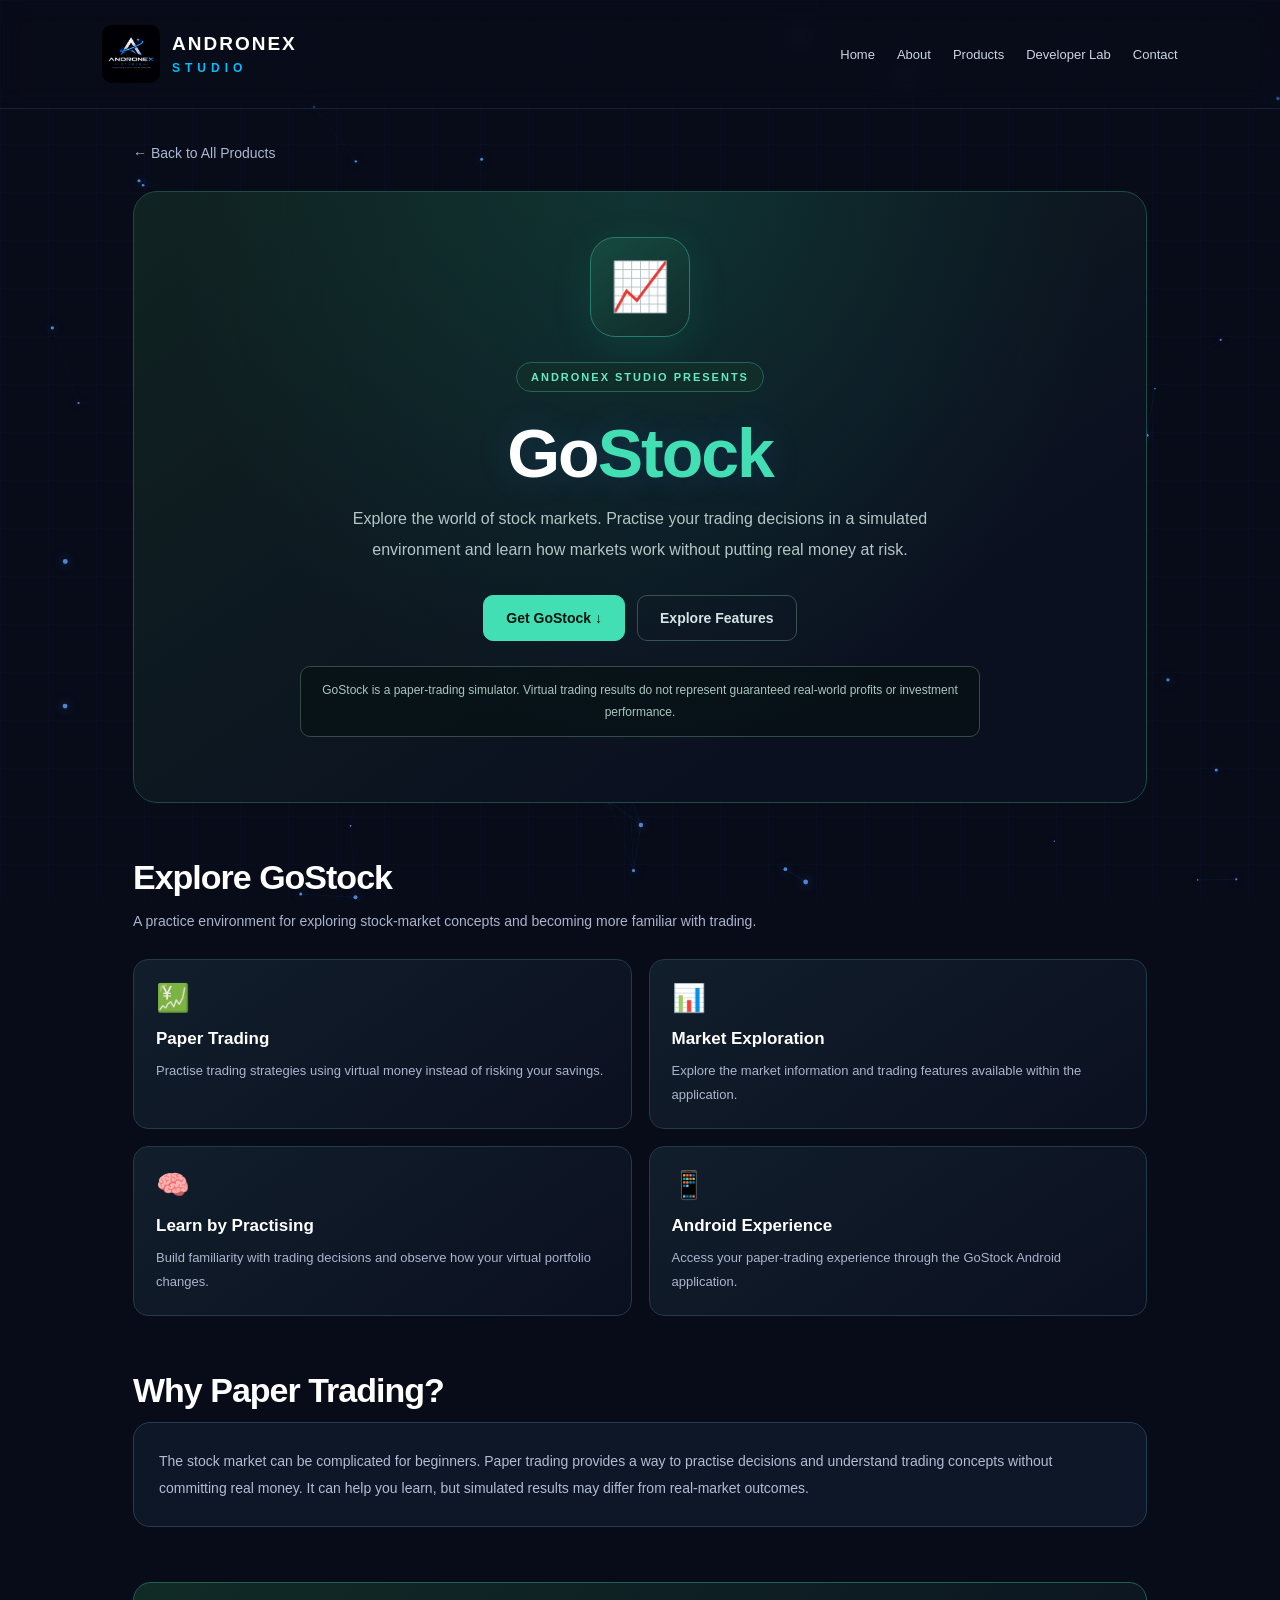
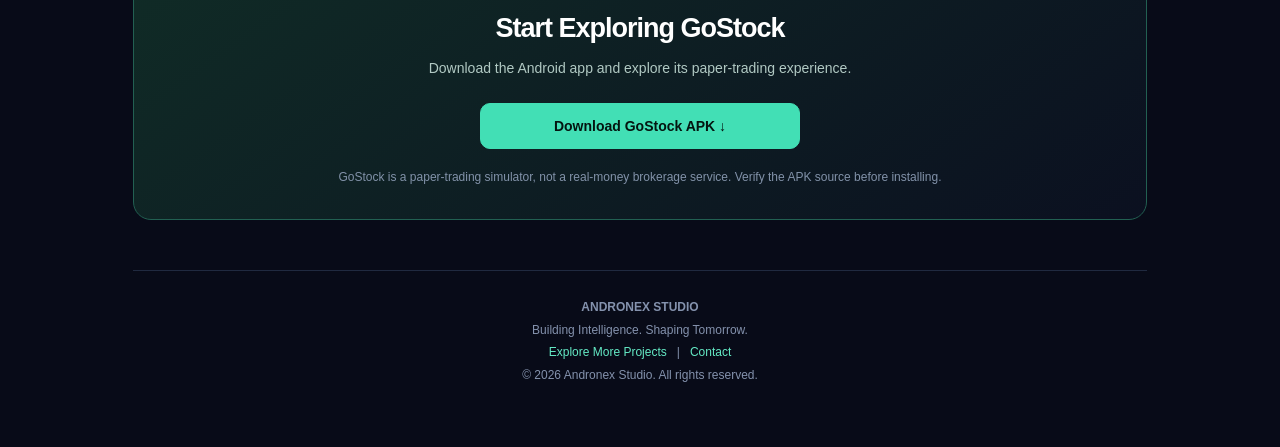
<file: gostock.html>
<!DOCTYPE html>
<html lang="en">

<head>
    <meta charset="UTF-8">
    <meta name="viewport" content="width=device-width, initial-scale=1.0">
    <meta name="theme-color" content="#080b18">

    <title>GoStock | Andronex Studio</title>

    <meta name="description"
        content="Discover GoStock by Andronex Studio, an Android paper trading simulator designed to help users explore stock market concepts using virtual trading.">

    <meta name="author" content="Sourav Narayan">

    <link rel="icon" type="image/png" href="andronex-logo.png">
    <link rel="stylesheet" href="styles.css">

    <style>
        * {
            box-sizing: border-box;
        }

        html {
            scroll-behavior: smooth;
        }

        body {
            margin: 0;
            background: #080b18;
            color: #fff;
            font-family: Arial, sans-serif;
        }

        a {
            -webkit-tap-highlight-color: transparent;
        }

        .gostock-container {
            width: min(1050px, 100%);
            margin: auto;
            padding: 35px 18px 60px;
        }

        .back-link {
            display: inline-block;
            color: #aab8d1;
            text-decoration: none;
            font-size: 14px;
            margin-bottom: 30px;
        }

        .back-link:hover {
            color: #4de5bd;
        }

        .gostock-hero {
            text-align: center;
            padding: 45px 15px 65px;
            border: 1px solid #194c46;
            border-radius: 24px;
            background:
                radial-gradient(
                    ellipse at top,
                    rgba(23, 154, 126, 0.19),
                    transparent 65%
                ),
                linear-gradient(145deg, #102321, #0b1020 75%);
        }

        .app-icon {
            width: 100px;
            height: 100px;
            display: grid;
            place-items: center;
            margin: 0 auto 25px;
            border-radius: 25px;
            border: 1px solid #267d6c;
            background: linear-gradient(145deg, #164a40, #102b2b);
            box-shadow: 0 10px 40px rgba(18, 196, 151, 0.12);
            font-size: 48px;
        }

        .hero-label {
            display: inline-block;
            padding: 8px 14px;
            border-radius: 30px;
            border: 1px solid #246358;
            background: #102d29;
            color: #64eac5;
            font-size: 11px;
            letter-spacing: 2px;
            font-weight: bold;
        }

        h1 {
            margin: 22px 0 12px;
            font-size: clamp(42px, 9vw, 68px);
            letter-spacing: -2px;
        }

        h1 span {
            color: #42dfb5;
        }

        .hero-description {
            max-width: 620px;
            margin: 0 auto;
            color: #b4c6c7;
            font-size: 16px;
            line-height: 1.9;
        }

        .hero-actions {
            display: flex;
            flex-wrap: wrap;
            justify-content: center;
            gap: 12px;
            margin-top: 30px;
        }

        .action-btn {
            display: inline-block;
            padding: 14px 22px;
            border-radius: 10px;
            text-decoration: none;
            font-weight: bold;
            font-size: 14px;
            transition: 0.2s;
        }

        .primary-btn {
            color: #041510;
            background: #42dfb5;
            border: 1px solid #42dfb5;
        }

        .primary-btn:hover {
            background: #6af0cc;
            transform: translateY(-2px);
        }

        .secondary-btn {
            color: #d5e5e5;
            background: transparent;
            border: 1px solid #36534f;
        }

        .secondary-btn:hover {
            background: #142b28;
        }

        .notice {
            max-width: 680px;
            margin: 25px auto 0;
            padding: 13px 15px;
            border: 1px solid #344b48;
            border-radius: 10px;
            color: #a9c6c0;
            background: rgba(5, 18, 17, 0.55);
            font-size: 12px;
            line-height: 1.8;
        }

        .section {
            padding: 55px 0 0;
        }

        .section-heading {
            margin: 0 0 12px;
            font-size: clamp(25px, 5vw, 34px);
        }

        .section-description {
            margin: 0 0 25px;
            color: #aab5ce;
            line-height: 1.8;
            font-size: 14px;
        }

        .features-grid {
            display: grid;
            grid-template-columns: repeat(2, minmax(0, 1fr));
            gap: 17px;
        }

        .feature-card {
            padding: 22px;
            border: 1px solid #24394a;
            border-radius: 15px;
            background: linear-gradient(145deg, #111e2b, #0b1020);
        }

        .feature-icon {
            font-size: 27px;
            margin-bottom: 15px;
        }

        .feature-card h3 {
            margin: 0 0 10px;
            font-size: 17px;
        }

        .feature-card p {
            margin: 0;
            color: #aab5ce;
            font-size: 13px;
            line-height: 1.8;
        }

        .learning-box {
            padding: 25px;
            border: 1px solid #263c50;
            border-radius: 17px;
            background: #0e1727;
        }

        .learning-box p {
            color: #b1bdd4;
            font-size: 14px;
            line-height: 1.9;
            margin-bottom: 0;
        }

        .download-panel {
            margin-top: 55px;
            padding: 30px 22px;
            text-align: center;
            border: 1px solid #226052;
            border-radius: 18px;
            background: linear-gradient(145deg, #102b26, #0b1020);
        }

        .download-panel h2 {
            margin: 0 0 12px;
            font-size: 27px;
        }

        .download-panel p {
            color: #b1c9c3;
            font-size: 14px;
            line-height: 1.8;
            margin: 0 0 22px;
        }

        .download-panel .action-btn {
            width: 100%;
            max-width: 320px;
        }

        .disclaimer {
            color: #8292a9;
            font-size: 12px;
            line-height: 1.8;
            margin-top: 18px;
        }

        footer {
            margin-top: 50px;
            padding: 25px 10px 0;
            border-top: 1px solid #202a40;
            text-align: center;
            color: #8492ad;
            font-size: 12px;
            line-height: 1.9;
        }

        footer a {
            color: #64eac5;
            text-decoration: none;
        }

        @media (max-width: 600px) {
            .gostock-container {
                padding: 22px 14px 40px;
            }

            .gostock-hero {
                padding: 35px 15px;
                border-radius: 18px;
            }

            .app-icon {
                width: 82px;
                height: 82px;
                font-size: 40px;
                border-radius: 21px;
            }

            .hero-description {
                font-size: 14px;
            }

            .hero-actions {
                flex-direction: column;
            }

            .action-btn {
                width: 100%;
                text-align: center;
            }

            .features-grid {
                grid-template-columns: 1fr;
            }

            .section {
                padding-top: 40px;
            }

            .download-panel {
                margin-top: 40px;
            }
        }
    </style>
</head>

<body>

    <canvas id="neural-bg"></canvas>

    <header>
        <a href="index.html" class="brand">
            <img
                src="andronex-logo.png"
                alt="Andronex Studio Logo"
                class="brand-logo"
            >

            <div class="brand-name">
                ANDRONEX
                <span>STUDIO</span>
            </div>
        </a>

        <nav>
            <a href="index.html">Home</a>
            <a href="about.html">About</a>
            <a href="products.html">Products</a>
            <a href="developer-lab.html">Developer Lab</a>
            <a href="contact.html">Contact</a>
        </nav>
    </header>

    <main class="gostock-container">

        <a href="products.html" class="back-link">
            ← Back to All Products
        </a>

        <section class="gostock-hero">

            <div class="app-icon" aria-label="GoStock app icon">
                📈
            </div>

            <span class="hero-label">
                ANDRONEX STUDIO PRESENTS
            </span>

            <h1>Go<span>Stock</span></h1>

            <p class="hero-description">
                Explore the world of stock markets.
                Practise your trading decisions in a simulated
                environment and learn how markets work
                without putting real money at risk.
            </p>

            <div class="hero-actions">
                <a href="#download" class="action-btn primary-btn">
                    Get GoStock ↓
                </a>

                <a href="#features" class="action-btn secondary-btn">
                    Explore Features
                </a>
            </div>

            <div class="notice">
                GoStock is a paper-trading simulator.
                Virtual trading results do not represent guaranteed
                real-world profits or investment performance.
            </div>

        </section>

        <section class="section" id="features">

            <h2 class="section-heading">
                Explore GoStock
            </h2>

            <p class="section-description">
                A practice environment for exploring stock-market
                concepts and becoming more familiar with trading.
            </p>

            <div class="features-grid">

                <article class="feature-card">
                    <div class="feature-icon">💹</div>

                    <h3>Paper Trading</h3>

                    <p>
                        Practise trading strategies using virtual
                        money instead of risking your savings.
                    </p>
                </article>

                <article class="feature-card">
                    <div class="feature-icon">📊</div>

                    <h3>Market Exploration</h3>

                    <p>
                        Explore the market information and trading
                        features available within the application.
                    </p>
                </article>

                <article class="feature-card">
                    <div class="feature-icon">🧠</div>

                    <h3>Learn by Practising</h3>

                    <p>
                        Build familiarity with trading decisions
                        and observe how your virtual portfolio changes.
                    </p>
                </article>

                <article class="feature-card">
                    <div class="feature-icon">📱</div>

                    <h3>Android Experience</h3>

                    <p>
                        Access your paper-trading experience through
                        the GoStock Android application.
                    </p>
                </article>

            </div>

        </section>

        <section class="section">

            <h2 class="section-heading">
                Why Paper Trading?
            </h2>

            <div class="learning-box">

                <p>
                    The stock market can be complicated for beginners.
                    Paper trading provides a way to practise decisions
                    and understand trading concepts without committing
                    real money. It can help you learn, but simulated
                    results may differ from real-market outcomes.
                </p>

            </div>

        </section>

        <section class="download-panel" id="download">

            <h2>Start Exploring GoStock</h2>

            <p>
                Download the Android app and explore its
                paper-trading experience.
            </p>

            <!-- Replace the filename if your APK has a different name. -->
            <a
                href="gostock.apk"
                class="action-btn primary-btn"
                download
            >
                Download GoStock APK ↓
            </a>

            <div class="disclaimer">
                GoStock is a paper-trading simulator, not a real-money
                brokerage service. Verify the APK source before installing.
            </div>

        </section>

        <footer>
            <p>
                <strong>ANDRONEX STUDIO</strong>
            </p>

            <p>Building Intelligence. Shaping Tomorrow.</p>

            <p>
                <a href="products.html">Explore More Projects</a>
                &nbsp; | &nbsp;
                <a href="contact.html">Contact</a>
            </p>

            <p>© 2026 Andronex Studio. All rights reserved.</p>
        </footer>

    </main>

    <script src="script.js"></script>

</body>
</html>
</file>
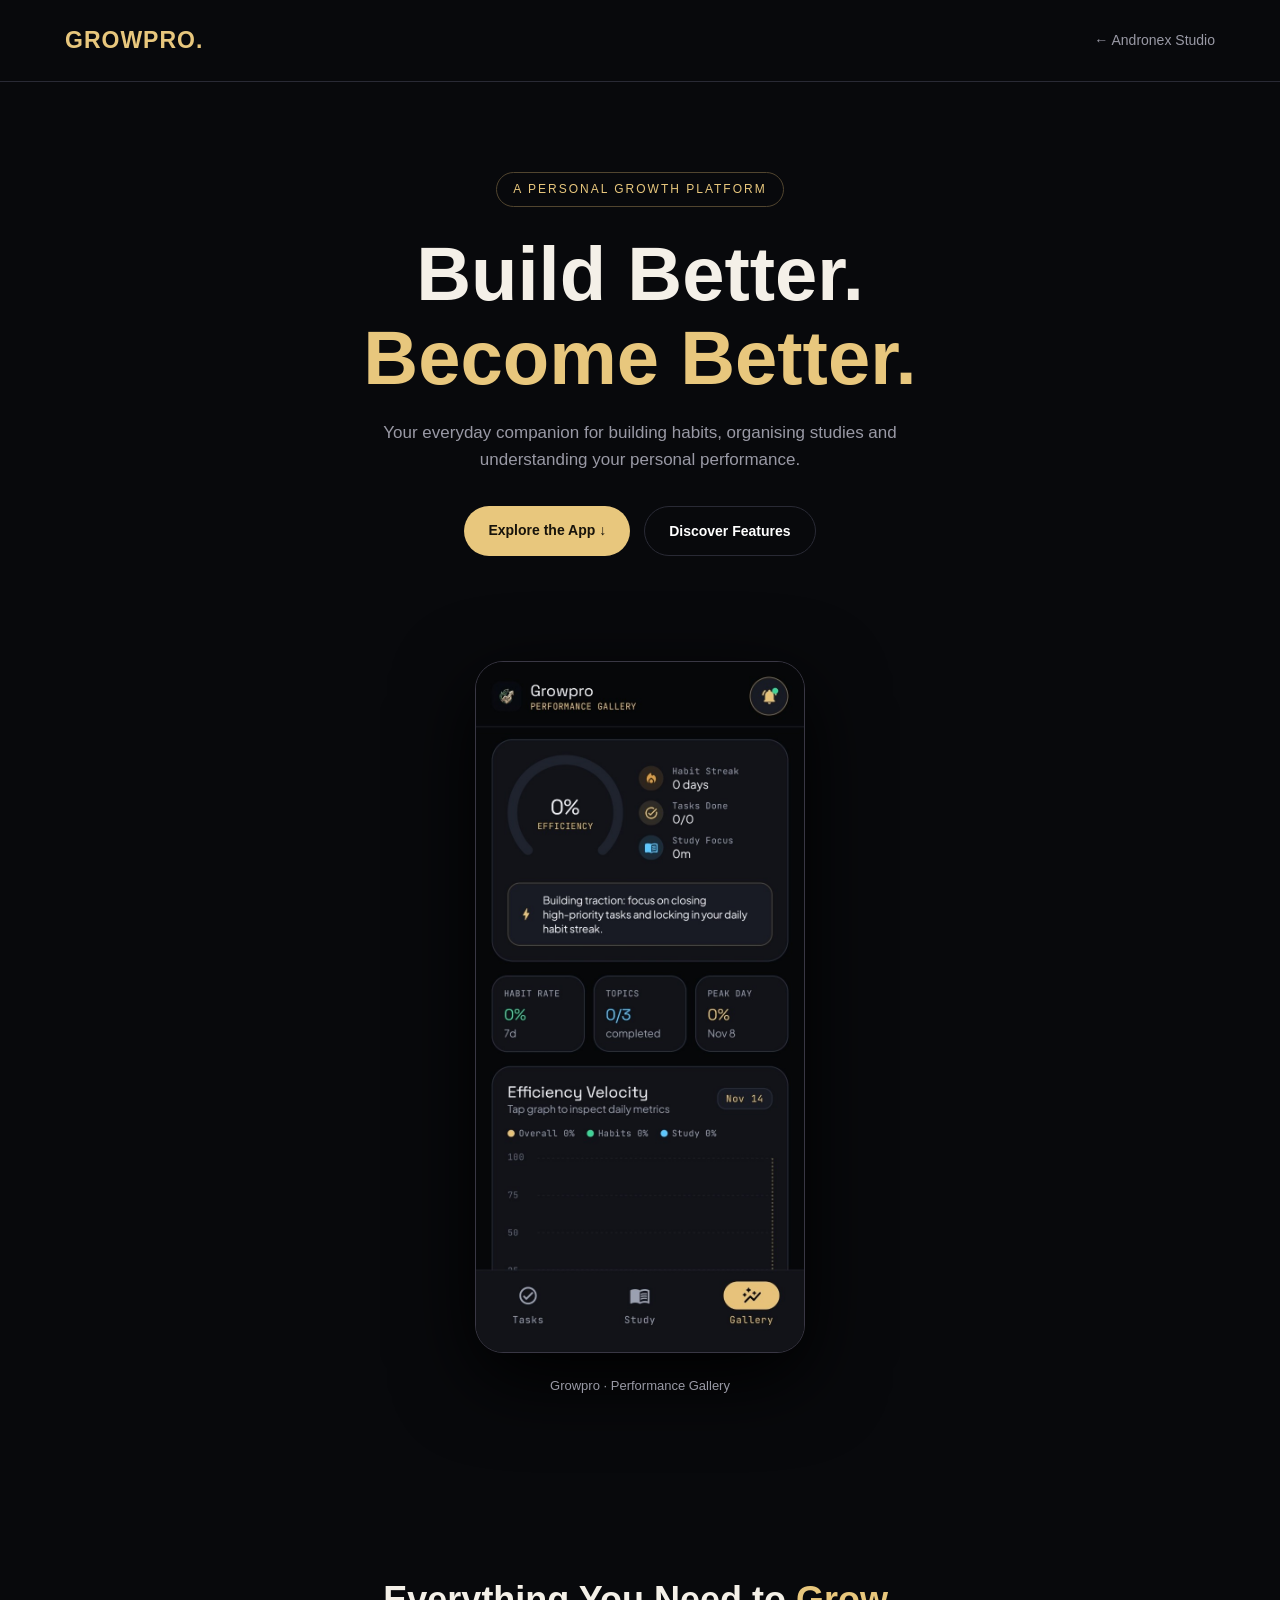
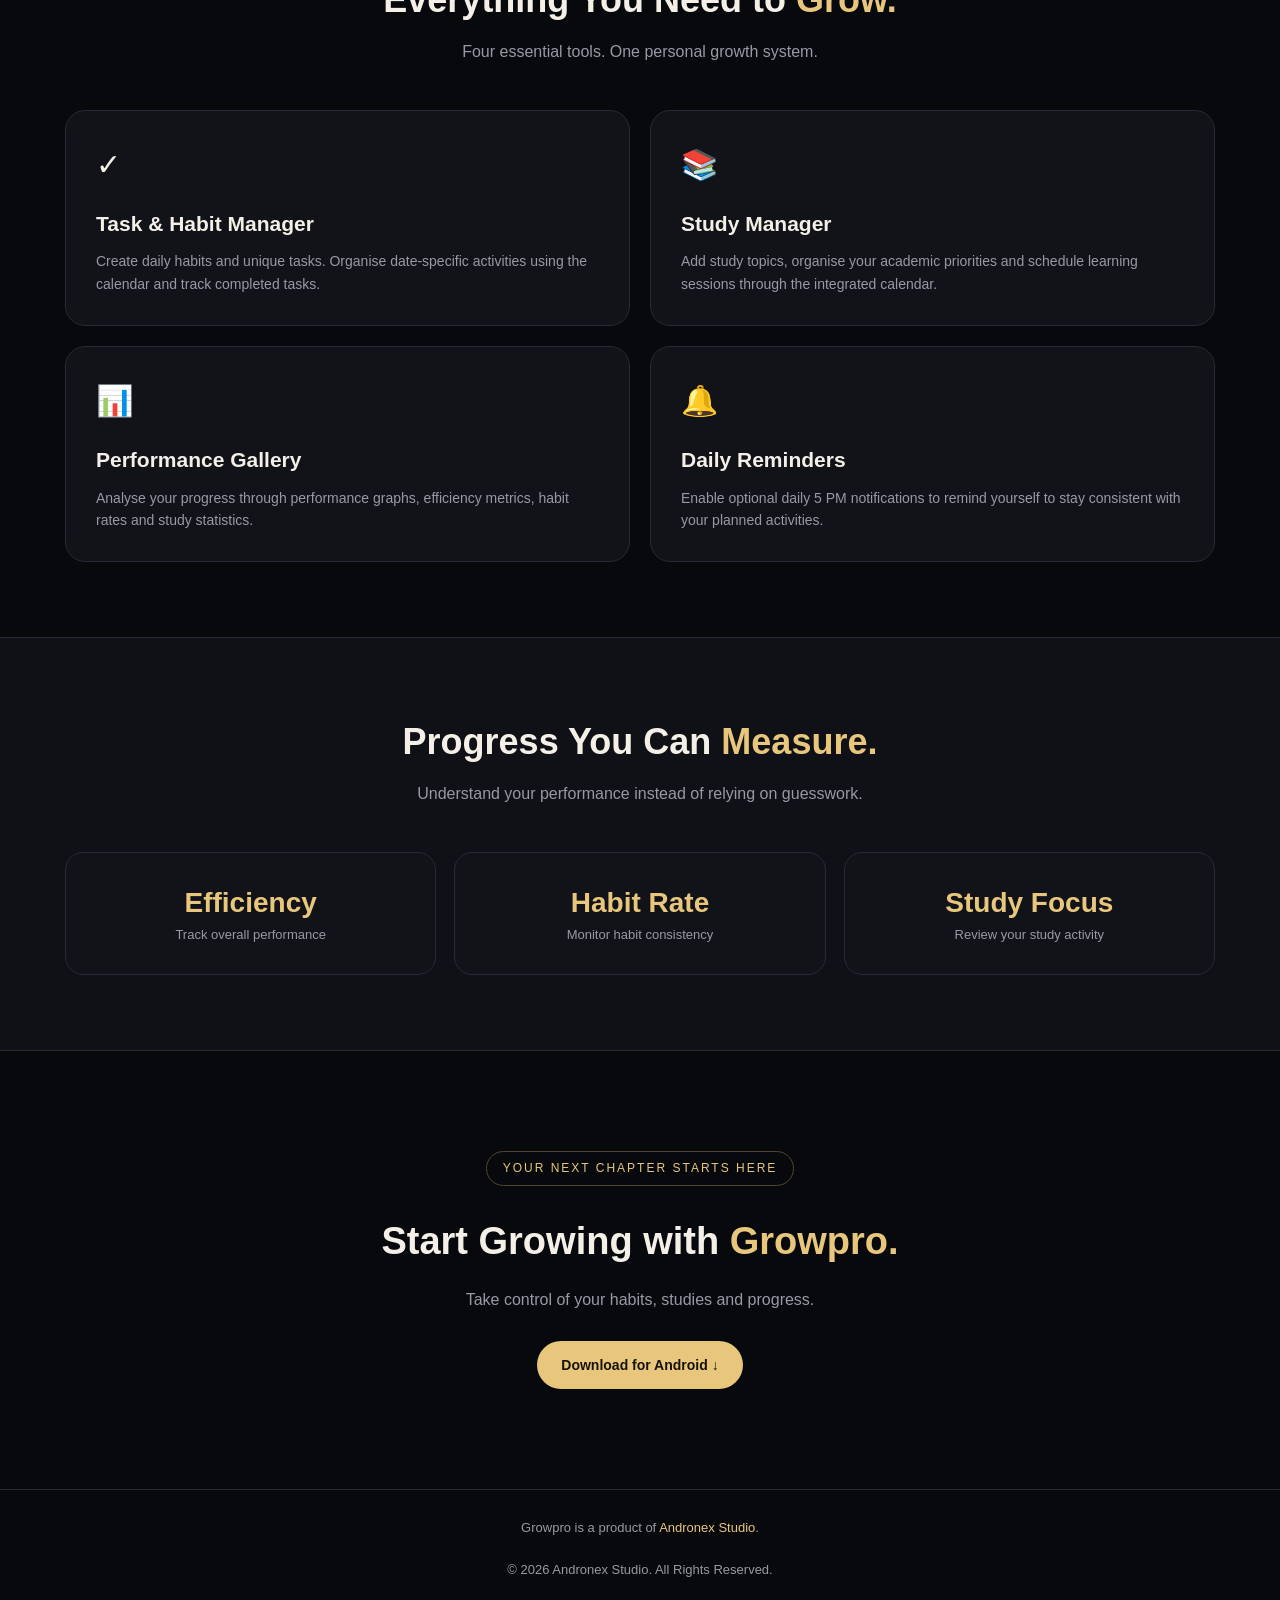
<file: Growpro.html>
<!DOCTYPE html>
<html lang="en">
<head>
<meta charset="UTF-8">
<meta name="viewport" content="width=device-width, initial-scale=1.0">
<meta name="theme-color" content="#08090c">

<title>Growpro | Andronex Studio</title>

<meta name="description" content="Growpro by Andronex Studio. Build habits, organise your studies and track your personal performance.">

<style>
* {
    margin: 0;
    padding: 0;
    box-sizing: border-box;
}

body {
    background: #08090c;
    color: #f4f0e8;
    font-family: Arial, sans-serif;
    line-height: 1.6;
}

:root {
    --gold: #e8c77d;
    --gold-dark: #b99754;
    --muted: #9999a5;
    --card: #121319;
    --border: #292a35;
}

.container {
    width: 90%;
    max-width: 1150px;
    margin: auto;
}

/* NAVBAR */

nav {
    padding: 22px 0;
    border-bottom: 1px solid var(--border);
}

.nav-content {
    display: flex;
    justify-content: space-between;
    align-items: center;
}

.logo {
    font-size: 23px;
    font-weight: bold;
    color: var(--gold);
    letter-spacing: 1px;
}

nav a {
    color: var(--muted);
    text-decoration: none;
    font-size: 14px;
}

/* HERO */

.hero {
    padding: 90px 0 75px;
    text-align: center;
}

.tag {
    display: inline-block;
    color: var(--gold);
    border: 1px solid #51452f;
    padding: 7px 16px;
    border-radius: 30px;
    font-size: 12px;
    letter-spacing: 2px;
    margin-bottom: 25px;
}

.hero h1 {
    font-size: clamp(42px, 8vw, 76px);
    line-height: 1.1;
    margin-bottom: 20px;
}

.hero h1 span {
    color: var(--gold);
}

.hero p {
    max-width: 620px;
    margin: auto;
    color: var(--muted);
    font-size: 17px;
}

.buttons {
    display: flex;
    justify-content: center;
    gap: 14px;
    flex-wrap: wrap;
    margin-top: 32px;
}

.btn {
    display: inline-block;
    padding: 13px 24px;
    border-radius: 30px;
    text-decoration: none;
    font-weight: bold;
    font-size: 14px;
    transition: .3s;
}

.btn-primary {
    background: var(--gold);
    color: #17130b;
}

.btn-primary:hover {
    background: #f5d995;
    transform: translateY(-3px);
}

.btn-secondary {
    border: 1px solid var(--border);
    color: white;
}

.btn-secondary:hover {
    border-color: var(--gold);
}

/* PREVIEW */

.preview {
    padding: 30px 0 100px;
    text-align: center;
}

.preview img {
    width: 100%;
    max-width: 330px;
    border-radius: 28px;
    border: 1px solid #393744;
    box-shadow: 0 25px 80px #000;
}

.preview-label {
    color: var(--muted);
    font-size: 13px;
    margin-top: 15px;
}

/* SECTION */

section {
    padding: 75px 0;
}

.section-heading {
    text-align: center;
    margin-bottom: 45px;
}

.section-heading h2 {
    font-size: 36px;
    margin-bottom: 10px;
}

.section-heading h2 span {
    color: var(--gold);
}

.section-heading p {
    color: var(--muted);
}

/* FEATURES */

.features {
    display: grid;
    grid-template-columns: repeat(2, 1fr);
    gap: 20px;
}

.feature-card {
    background: var(--card);
    border: 1px solid var(--border);
    border-radius: 20px;
    padding: 30px;
    transition: .3s;
}

.feature-card:hover {
    border-color: var(--gold-dark);
    transform: translateY(-5px);
}

.feature-icon {
    font-size: 30px;
    margin-bottom: 18px;
}

.feature-card h3 {
    font-size: 21px;
    margin-bottom: 10px;
}

.feature-card p {
    color: var(--muted);
    font-size: 14px;
}

/* PERFORMANCE */

.performance {
    background: #101116;
    border-top: 1px solid var(--border);
    border-bottom: 1px solid var(--border);
}

.metrics {
    display: grid;
    grid-template-columns: repeat(3, 1fr);
    gap: 18px;
}

.metric {
    background: var(--card);
    padding: 28px 15px;
    border: 1px solid var(--border);
    border-radius: 18px;
    text-align: center;
}

.metric h3 {
    color: var(--gold);
    font-size: 28px;
}

.metric p {
    color: var(--muted);
    font-size: 13px;
}

/* CTA */

.cta {
    text-align: center;
    padding: 100px 20px;
}

.cta h2 {
    font-size: 38px;
    margin-bottom: 15px;
}

.cta p {
    color: var(--muted);
    margin-bottom: 28px;
}

/* FOOTER */

footer {
    border-top: 1px solid var(--border);
    padding: 28px 0;
    text-align: center;
    color: var(--muted);
    font-size: 13px;
}

footer span {
    color: var(--gold);
}

/* MOBILE */

@media(max-width: 650px) {
    .hero {
        padding: 65px 0;
    }

    .features {
        grid-template-columns: 1fr;
    }

    .metrics {
        grid-template-columns: 1fr;
    }

    .section-heading h2 {
        font-size: 29px;
    }

    .cta h2 {
        font-size: 30px;
    }
}
</style>
</head>

<body>

<nav>
    <div class="container nav-content">
        <div class="logo">GROWPRO.</div>
        <a href="products.html">← Andronex Studio</a>
    </div>
</nav>

<!-- HERO -->

<header class="hero container">

    <div class="tag">A PERSONAL GROWTH PLATFORM</div>

    <h1>Build Better.<br><span>Become Better.</span></h1>

    <p>
        Your everyday companion for building habits,
        organising studies and understanding your
        personal performance.
    </p>

    <div class="buttons">
        <a href="#download" class="btn btn-primary">
            Explore the App ↓
        </a>

        <a href="#features" class="btn btn-secondary">
            Discover Features
        </a>
    </div>

</header>

<!-- APP PREVIEW -->

<div class="preview container">

    <img src="growpro-preview.jpg"
         alt="Growpro Performance Gallery Screenshot">

    <p class="preview-label">
        Growpro · Performance Gallery
    </p>

</div>

<!-- FEATURES -->

<section id="features">

    <div class="container">

        <div class="section-heading">
            <h2>Everything You Need to <span>Grow.</span></h2>
            <p>Four essential tools. One personal growth system.</p>
        </div>

        <div class="features">

            <div class="feature-card">
                <div class="feature-icon">✓</div>
                <h3>Task & Habit Manager</h3>
                <p>
                    Create daily habits and unique tasks.
                    Organise date-specific activities using
                    the calendar and track completed tasks.
                </p>
            </div>

            <div class="feature-card">
                <div class="feature-icon">📚</div>
                <h3>Study Manager</h3>
                <p>
                    Add study topics, organise your academic
                    priorities and schedule learning sessions
                    through the integrated calendar.
                </p>
            </div>

            <div class="feature-card">
                <div class="feature-icon">📊</div>
                <h3>Performance Gallery</h3>
                <p>
                    Analyse your progress through performance
                    graphs, efficiency metrics, habit rates
                    and study statistics.
                </p>
            </div>

            <div class="feature-card">
                <div class="feature-icon">🔔</div>
                <h3>Daily Reminders</h3>
                <p>
                    Enable optional daily 5 PM notifications
                    to remind yourself to stay consistent
                    with your planned activities.
                </p>
            </div>

        </div>

    </div>

</section>

<!-- PERFORMANCE -->

<section class="performance">

    <div class="container">

        <div class="section-heading">
            <h2>Progress You Can <span>Measure.</span></h2>
            <p>
                Understand your performance instead of
                relying on guesswork.
            </p>
        </div>

        <div class="metrics">

            <div class="metric">
                <h3>Efficiency</h3>
                <p>Track overall performance</p>
            </div>

            <div class="metric">
                <h3>Habit Rate</h3>
                <p>Monitor habit consistency</p>
            </div>

            <div class="metric">
                <h3>Study Focus</h3>
                <p>Review your study activity</p>
            </div>

        </div>

    </div>

</section>

<!-- DOWNLOAD -->

<section class="cta" id="download">

    <div class="container">

        <div class="tag">YOUR NEXT CHAPTER STARTS HERE</div>

        <h2>Start Growing with <span style="color:var(--gold)">Growpro.</span></h2>

        <p>
            Take control of your habits, studies and progress.
        </p>

        <a href="https://github.com/souravnarayan18-png/andronex-studio/releases/download/untagged-820f1aafd72ba7a65e36/Growpro.apk"
           class="btn btn-primary">
            Download for Android ↓
        </a>

    </div>

</section>

<footer>
    <div class="container">
        Growpro is a product of <span>Andronex Studio</span>.
        <br><br>
        © 2026 Andronex Studio. All Rights Reserved.
    </div>
</footer>

</body>
  </html>
</file>
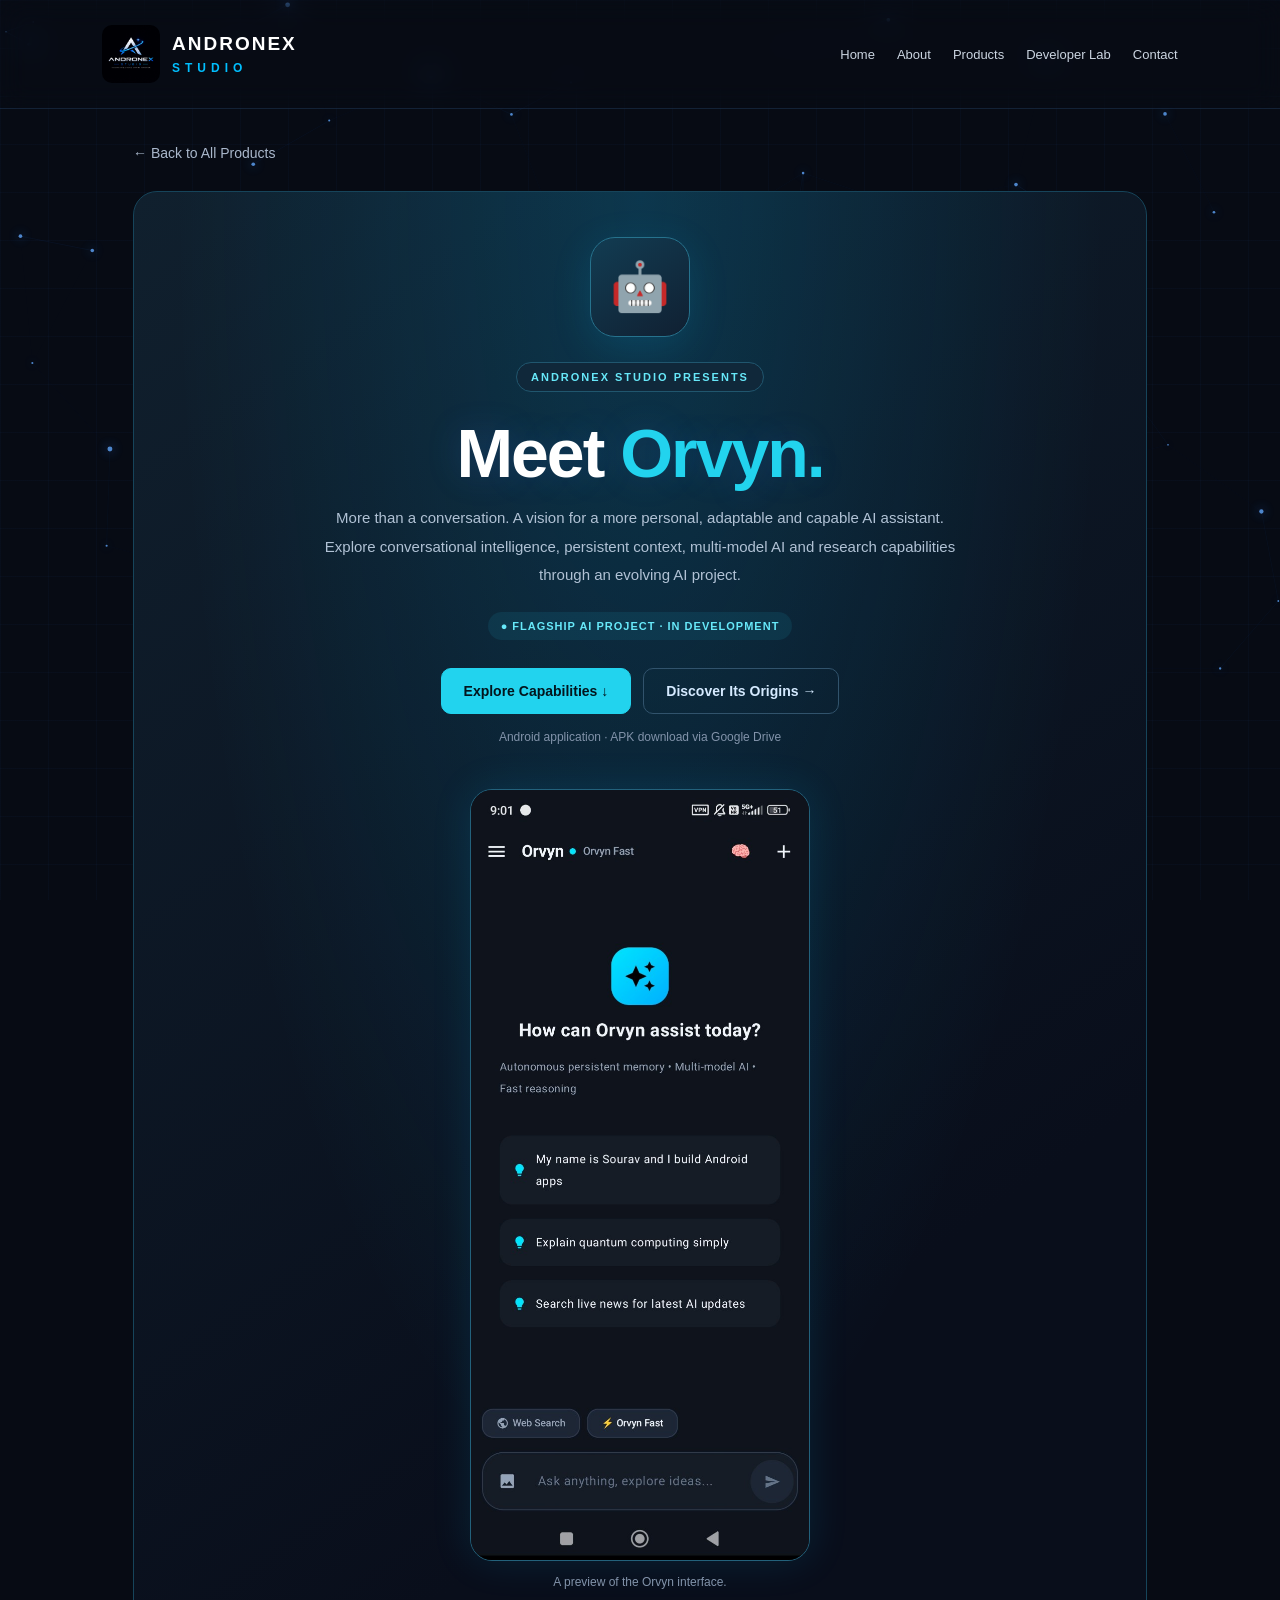
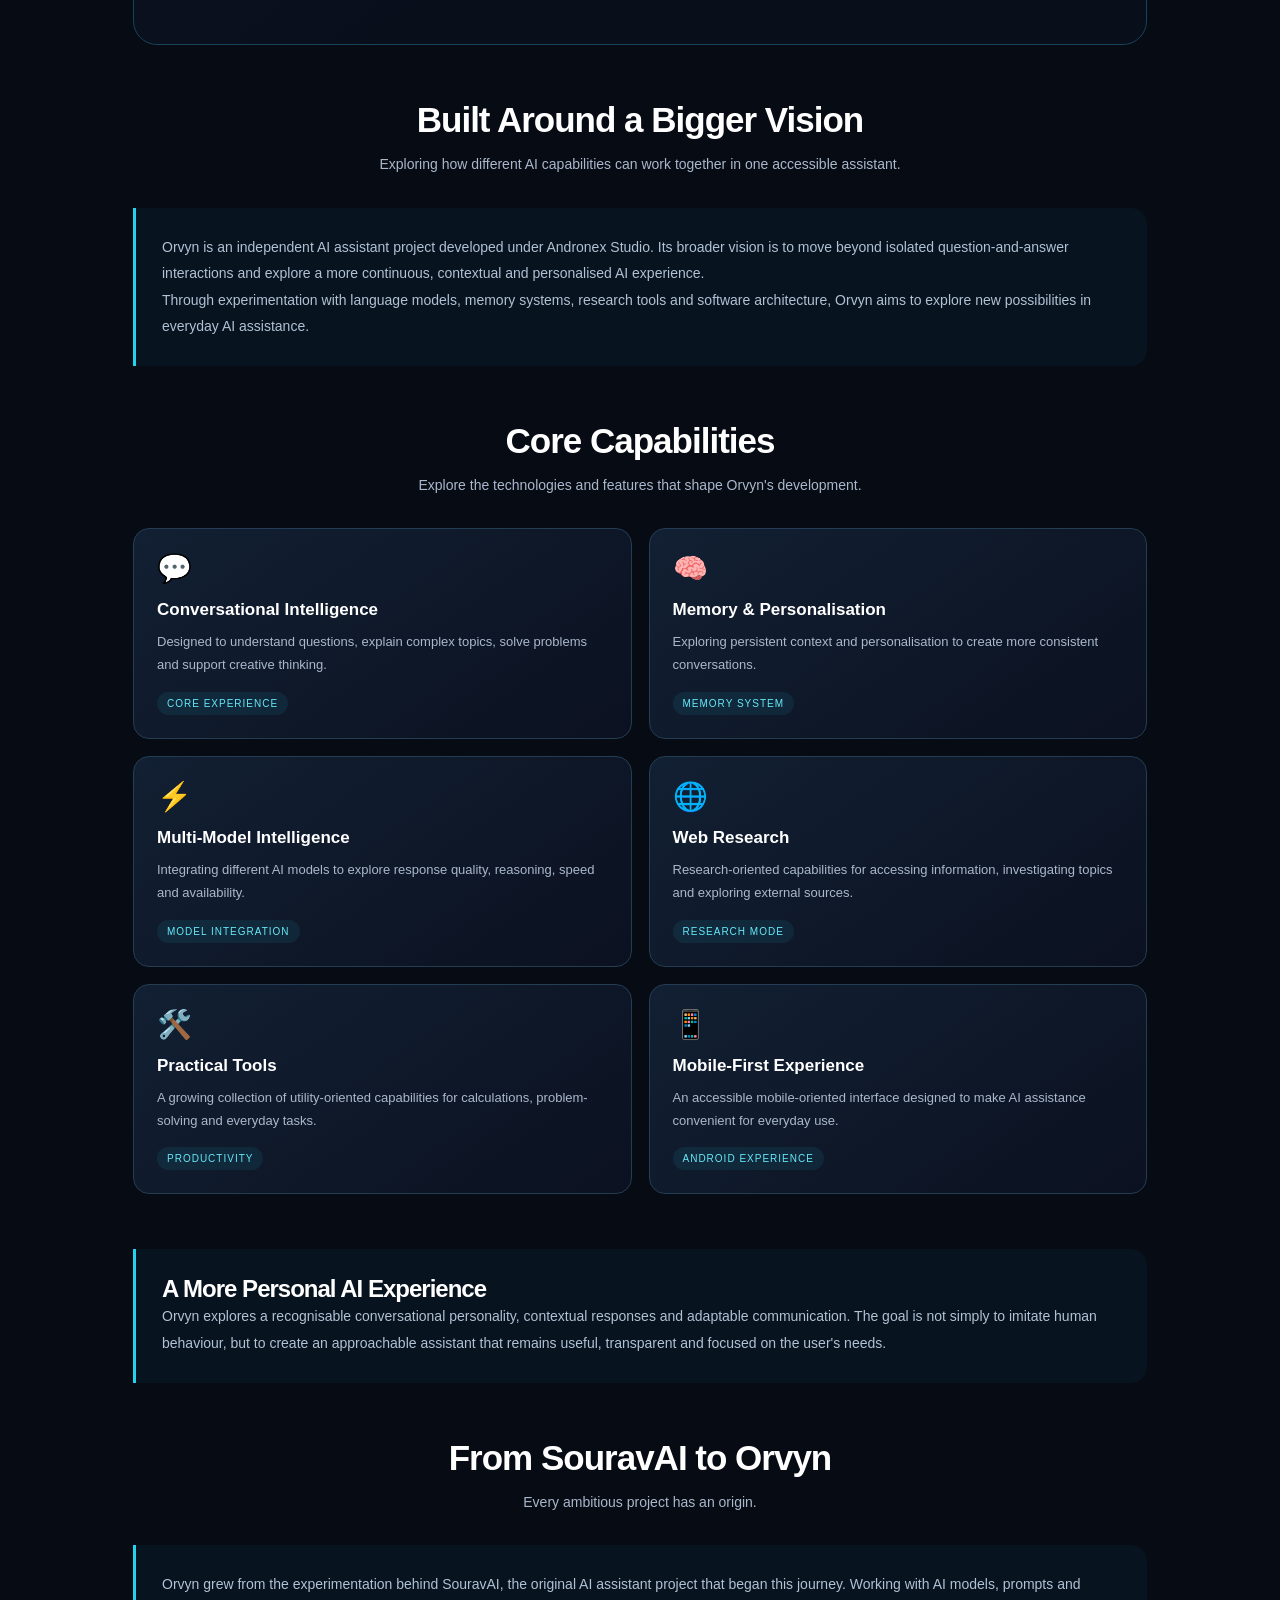
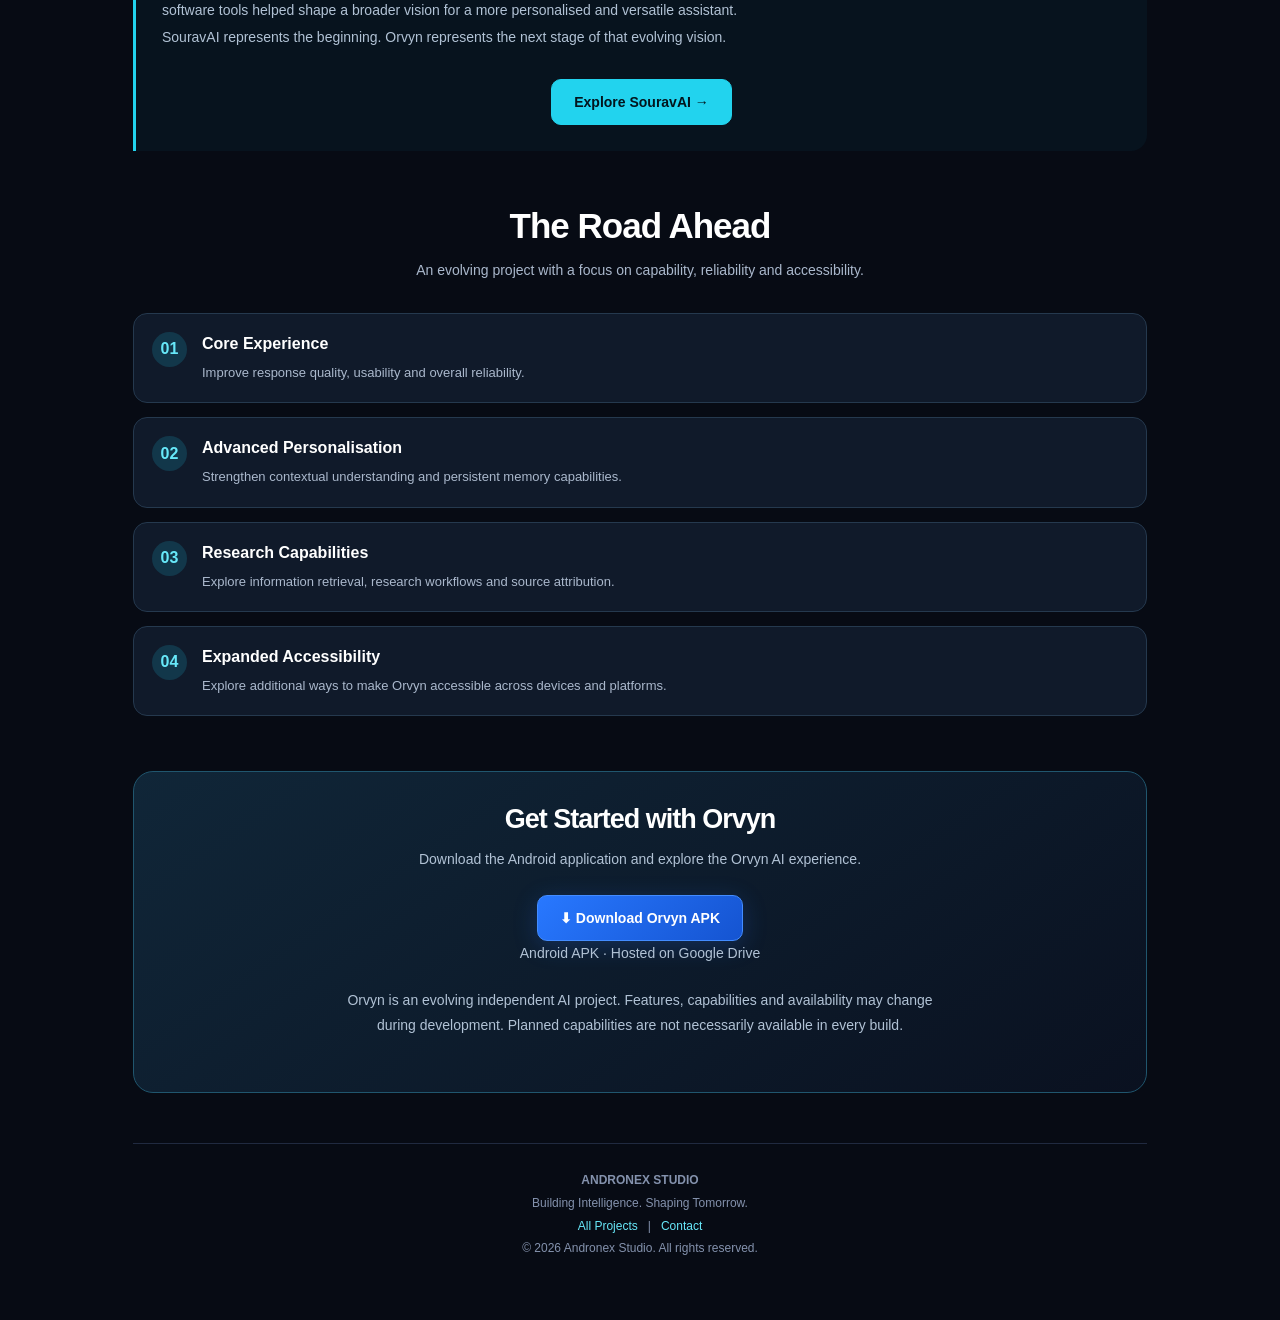
<file: orvyn.html>
<!DOCTYPE html>
<html lang="en">

<head>
    <meta charset="UTF-8">
    <meta name="viewport" content="width=device-width, initial-scale=1.0">
    <meta name="theme-color" content="#070b14">
    <meta name="robots" content="index, follow">

    <title>Orvyn AI | Intelligent Assistance by Andronex Studio</title>

    <meta name="description"
        content="Discover Orvyn AI, the flagship AI assistant project from Andronex Studio, exploring conversational intelligence, personalisation, memory, multi-model AI and web research.">

    <meta name="author" content="Andronex Studio">

    <link rel="canonical"
        href="https://souravnarayan18-png.github.io/andronex-studio/orvyn.html">

    <link rel="icon" type="image/png" href="andronex-logo.png">

    <!-- OPEN GRAPH -->

    <meta property="og:type" content="website">
    <meta property="og:site_name" content="Andronex Studio">
    <meta property="og:title" content="Orvyn AI | Intelligent Assistance">
    <meta property="og:description"
        content="Explore Orvyn, an evolving AI assistant project by Andronex Studio.">
    <meta property="og:url"
        content="https://souravnarayan18-png.github.io/andronex-studio/orvyn.html">
    <meta property="og:image"
        content="https://souravnarayan18-png.github.io/andronex-studio/orvyn-preview.jpg">

    <!-- TWITTER CARD -->

    <meta name="twitter:card" content="summary_large_image">
    <meta name="twitter:title" content="Orvyn AI">
    <meta name="twitter:description"
        content="A more personal, adaptable and capable AI assistant.">
    <meta name="twitter:image"
        content="https://souravnarayan18-png.github.io/andronex-studio/orvyn-preview.jpg">

    <!-- STRUCTURED DATA -->

    <script type="application/ld+json">
    {
        "@context": "https://schema.org",
        "@graph": [
            {
                "@type": "Organization",
                "@id": "https://souravnarayan18-png.github.io/andronex-studio/#organization",
                "name": "Andronex Studio",
                "url": "https://souravnarayan18-png.github.io/andronex-studio/"
            },
            {
                "@type": "WebSite",
                "@id": "https://souravnarayan18-png.github.io/andronex-studio/#website",
                "url": "https://souravnarayan18-png.github.io/andronex-studio/",
                "name": "Andronex Studio",
                "publisher": {
                    "@id": "https://souravnarayan18-png.github.io/andronex-studio/#organization"
                }
            },
            {
                "@type": "WebPage",
                "@id": "https://souravnarayan18-png.github.io/andronex-studio/orvyn.html#webpage",
                "url": "https://souravnarayan18-png.github.io/andronex-studio/orvyn.html",
                "name": "Orvyn AI | Intelligent Assistance by Andronex Studio",
                "description": "Discover Orvyn AI, the flagship AI assistant project from Andronex Studio.",
                "isPartOf": {
                    "@id": "https://souravnarayan18-png.github.io/andronex-studio/#website"
                },
                "about": {
                    "@type": "SoftwareApplication",
                    "name": "Orvyn AI",
                    "applicationCategory": "UtilitiesApplication",
                    "description": "An evolving AI assistant project exploring conversational intelligence, personalisation, memory, multi-model AI and web research.",
                    "operatingSystem": "Android"
                },
                "publisher": {
                    "@id": "https://souravnarayan18-png.github.io/andronex-studio/#organization"
                },
                "inLanguage": "en"
            }
        ]
    }
    </script>

    <link rel="stylesheet" href="styles.css">

    <style>

        * {
            box-sizing: border-box;
        }

        body {
            margin: 0;
            background: #070b14;
            color: #ffffff;
            font-family: Arial, sans-serif;
        }

        a {
            -webkit-tap-highlight-color: transparent;
        }

        .orvyn-container {
            width: min(1050px, 100%);
            margin: auto;
            padding: 35px 18px 60px;
        }

        /* BACK BUTTON */

        .back-link {
            display: inline-block;
            color: #aab8cc;
            text-decoration: none;
            font-size: 14px;
            margin-bottom: 30px;
        }

        .back-link:hover {
            color: #67e8f9;
        }

        /* HERO */

        .orvyn-hero {
            text-align: center;
            padding: 45px 15px 55px;
            border: 1px solid #16445a;
            border-radius: 24px;

            background:
                radial-gradient(
                    ellipse at top,
                    rgba(0, 190, 255, 0.17),
                    transparent 65%
                ),
                linear-gradient(145deg, #10202e, #090e1b 75%);
        }

        .orvyn-icon {
            width: 100px;
            height: 100px;
            display: grid;
            place-items: center;
            margin: 0 auto 25px;

            border-radius: 25px;
            border: 1px solid #26728d;

            background: linear-gradient(
                145deg,
                #123c52,
                #102032
            );

            box-shadow: 0 10px 40px rgba(0, 190, 255, 0.13);

            font-size: 48px;
        }

        .hero-label {
            display: inline-block;
            padding: 8px 14px;
            border-radius: 30px;

            border: 1px solid #20566e;
            background: #10283a;

            color: #67e8f9;
            font-size: 11px;
            font-weight: bold;
            letter-spacing: 2px;
        }

        .orvyn-hero h1 {
            margin: 22px 0 12px;
            font-size: clamp(42px, 9vw, 68px);
            letter-spacing: -2px;
        }

        .orvyn-hero h1 span {
            color: #22d3ee;
        }

        .hero-description {
            max-width: 650px;
            margin: auto;

            color: #b1c2d5;
            font-size: 15px;
            line-height: 1.9;
        }

        .project-status {
            display: inline-block;
            margin-top: 22px;
            padding: 8px 13px;

            border-radius: 30px;
            background: rgba(34, 211, 238, 0.09);

            color: #67e8f9;
            font-size: 11px;
            letter-spacing: 1px;
            font-weight: bold;
        }

        .hero-actions {
            display: flex;
            flex-wrap: wrap;
            justify-content: center;
            gap: 12px;
            margin-top: 28px;
        }

        .action-btn {
            display: inline-block;
            padding: 14px 22px;

            border-radius: 10px;
            text-decoration: none;

            font-size: 14px;
            font-weight: bold;

            transition: 0.2s;
        }

        .primary-btn {
            color: #03151d;
            background: #22d3ee;
            border: 1px solid #22d3ee;
        }

        .primary-btn:hover {
            background: #67e8f9;
            transform: translateY(-2px);
        }

        .secondary-btn {
            color: #d5eaff;
            background: transparent;
            border: 1px solid #31536c;
        }

        .secondary-btn:hover {
            background: #15283a;
        }

        /* DOWNLOAD BUTTON */

        .download-btn {
            color: #ffffff;
            background: linear-gradient(135deg, #2878ff, #1554d1);
            border: 1px solid #438cff;

            box-shadow: 0 5px 25px rgba(40, 120, 255, 0.22);
        }

        .download-btn:hover {
            background: linear-gradient(135deg, #3987ff, #2165e8);
            transform: translateY(-2px);
            box-shadow: 0 8px 30px rgba(40, 120, 255, 0.4);
        }

        .download-info {
            margin-top: 13px;
            color: #8293aa;
            font-size: 12px;
            line-height: 1.7;
        }

        /* PREVIEW */

        .preview-wrapper {
            width: min(88%, 340px);
            margin: 42px auto 0;

            overflow: hidden;
            border-radius: 22px;
            border: 1px solid #23617b;

            background: #101722;

            box-shadow: 0 0 40px rgba(0, 190, 255, 0.12);

            transition: 0.3s;
        }

        .preview-wrapper:hover {
            transform: translateY(-5px);
            box-shadow: 0 0 48px rgba(0, 190, 255, 0.2);
        }

        .preview-wrapper img {
            display: block;
            width: 100%;
            height: auto;
        }

        .preview-caption {
            margin-top: 14px;
            color: #8293aa;
            font-size: 12px;
        }

        /* SECTIONS */

        .section {
            padding: 55px 0 0;
        }

        .section-heading {
            text-align: center;
            margin-bottom: 30px;
        }

        .section-heading h2 {
            margin: 0 0 12px;
            font-size: clamp(25px, 5vw, 35px);
        }

        .section-heading p {
            max-width: 650px;
            margin: auto;

            color: #aab8cc;
            font-size: 14px;
            line-height: 1.8;
        }

        /* FEATURE CARDS */

        .features-grid {
            display: grid;
            grid-template-columns: repeat(2, minmax(0, 1fr));
            gap: 17px;
        }

        .feature-card {
            padding: 23px;

            border: 1px solid #243d53;
            border-radius: 16px;

            background: linear-gradient(
                145deg,
                #122033,
                #0b1120
            );

            transition: 0.25s;
        }

        .feature-card:hover {
            transform: translateY(-4px);
            border-color: #22d3ee;
        }

        .feature-icon {
            font-size: 28px;
            margin-bottom: 15px;
        }

        .feature-card h3 {
            margin: 0 0 10px;
            font-size: 17px;
        }

        .feature-card p {
            margin: 0;

            color: #aab8cc;
            font-size: 13px;
            line-height: 1.8;
        }

        .feature-status {
            display: inline-block;
            margin-top: 15px;
            padding: 6px 10px;

            border-radius: 20px;
            background: rgba(34, 211, 238, 0.08);

            color: #67e8f9;
            font-size: 10px;
            letter-spacing: 1px;
        }

        /* STORY */

        .story-box {
            padding: 26px;

            border-left: 3px solid #22d3ee;
            border-radius: 0 16px 16px 0;

            background: rgba(34, 211, 238, 0.045);
        }

        .story-box h2 {
            margin-top: 0;
        }

        .story-box p {
            color: #b1c2d5;
            font-size: 14px;
            line-height: 1.9;
        }

        /* ROADMAP */

        .roadmap {
            display: grid;
            gap: 14px;
        }

        .roadmap-item {
            display: flex;
            align-items: flex-start;
            gap: 15px;

            padding: 18px;

            border: 1px solid #25394e;
            border-radius: 14px;

            background: #101a2a;
        }

        .roadmap-number {
            flex-shrink: 0;

            width: 35px;
            height: 35px;

            display: grid;
            place-items: center;

            border-radius: 50%;
            background: #12374a;
            color: #67e8f9;

            font-weight: bold;
        }

        .roadmap-item h3 {
            margin: 3px 0 8px;
            font-size: 16px;
        }

        .roadmap-item p {
            margin: 0;
            color: #aab8cc;
            font-size: 13px;
            line-height: 1.8;
        }

        /* CTA */

        .cta-panel {
            margin-top: 55px;
            padding: 32px 22px;

            text-align: center;

            border: 1px solid #20566e;
            border-radius: 20px;

            background: linear-gradient(
                145deg,
                #102638,
                #0a1120
            );
        }

        .cta-panel h2 {
            margin: 0 0 12px;
            font-size: 27px;
        }

        .cta-panel p {
            max-width: 600px;
            margin: 0 auto 22px;

            color: #b1c2d5;
            font-size: 14px;
            line-height: 1.8;
        }

        .disclaimer {
            margin-top: 22px;
            color: #8293aa;
            font-size: 12px;
            line-height: 1.8;
        }

        /* FOOTER */

        .page-footer {
            margin-top: 50px;
            padding: 25px 10px 0;

            border-top: 1px solid #202a40;

            text-align: center;
            color: #8492ad;

            font-size: 12px;
            line-height: 1.9;
        }

        .page-footer a {
            color: #67e8f9;
            text-decoration: none;
        }

        /* MOBILE */

        @media (max-width: 600px) {

            .orvyn-container {
                padding: 22px 14px 40px;
            }

            .orvyn-hero {
                padding: 35px 15px;
                border-radius: 18px;
            }

            .orvyn-icon {
                width: 82px;
                height: 82px;
                font-size: 40px;
            }

            .hero-description {
                font-size: 14px;
            }

            .hero-actions {
                flex-direction: column;
            }

            .action-btn {
                width: 100%;
                text-align: center;
            }

            .features-grid {
                grid-template-columns: 1fr;
            }

            .section {
                padding-top: 40px;
            }

            .feature-card {
                padding: 21px;
            }

            .cta-panel {
                margin-top: 40px;
            }
        }

        @media (prefers-reduced-motion: reduce) {
            *,
            *::before,
            *::after {
                scroll-behavior: auto !important;
                transition: none !important;
            }
        }

    </style>

</head>

<body>

    <canvas id="neural-bg"></canvas>

    <header>

        <a href="index.html" class="brand">

            <img
                src="andronex-logo.png"
                alt="Andronex Studio"
                class="brand-logo"
            >

            <div class="brand-name">
                ANDRONEX
                <span>STUDIO</span>
            </div>

        </a>

        <nav>
            <a href="index.html">Home</a>
            <a href="about.html">About</a>
            <a href="products.html">Products</a>
            <a href="developer-lab.html">Developer Lab</a>
            <a href="contact.html">Contact</a>
        </nav>

    </header>

    <main class="orvyn-container">

        <a href="products.html" class="back-link">
            ← Back to All Products
        </a>

        <!-- HERO -->

        <section class="orvyn-hero">

            <div class="orvyn-icon">
                🤖
            </div>

            <span class="hero-label">
                ANDRONEX STUDIO PRESENTS
            </span>

            <h1>
                Meet <span>Orvyn.</span>
            </h1>

            <p class="hero-description">
                More than a conversation. A vision for a
                more personal, adaptable and capable AI assistant.

                Explore conversational intelligence, persistent
                context, multi-model AI and research capabilities
                through an evolving AI project.
            </p>

            <span class="project-status">
                ● FLAGSHIP AI PROJECT · IN DEVELOPMENT
            </span>

            <div class="hero-actions">

                <a href="#capabilities" class="action-btn primary-btn">
                    Explore Capabilities ↓
                </a>

                

                <a href="SouravAI.html" class="action-btn secondary-btn">
                    Discover Its Origins →
                </a>

            </div>

            <p class="download-info">
                Android application · APK download via Google Drive
            </p>

            <figure class="preview-wrapper">

                <img
                    src="orvyn-preview.jpg"
                    alt="Orvyn AI assistant interface preview"
                    loading="lazy"
                    width="340"
                >

            </figure>

            <p class="preview-caption">
                A preview of the Orvyn interface.
            </p>

        </section>

        <!-- VISION -->

        <section class="section">

            <div class="section-heading">

                <h2>Built Around a Bigger Vision</h2>

                <p>
                    Exploring how different AI capabilities
                    can work together in one accessible assistant.
                </p>

            </div>

            <div class="story-box">

                <p>
                    Orvyn is an independent AI assistant project
                    developed under Andronex Studio.

                    Its broader vision is to move beyond isolated
                    question-and-answer interactions and explore
                    a more continuous, contextual and personalised
                    AI experience.
                </p>

                <p>
                    Through experimentation with language models,
                    memory systems, research tools and software
                    architecture, Orvyn aims to explore new
                    possibilities in everyday AI assistance.
                </p>

            </div>

        </section>

        <!-- CAPABILITIES -->

        <section class="section" id="capabilities">

            <div class="section-heading">

                <h2>Core Capabilities</h2>

                <p>
                    Explore the technologies and features
                    that shape Orvyn's development.
                </p>

            </div>

            <div class="features-grid">

                <article class="feature-card">

                    <div class="feature-icon">💬</div>

                    <h3>Conversational Intelligence</h3>

                    <p>
                        Designed to understand questions,
                        explain complex topics, solve problems
                        and support creative thinking.
                    </p>

                    <span class="feature-status">
                        CORE EXPERIENCE
                    </span>

                </article>

                <article class="feature-card">

                    <div class="feature-icon">🧠</div>

                    <h3>Memory & Personalisation</h3>

                    <p>
                        Exploring persistent context and
                        personalisation to create more
                        consistent conversations.
                    </p>

                    <span class="feature-status">
                        MEMORY SYSTEM
                    </span>

                </article>

                <article class="feature-card">

                    <div class="feature-icon">⚡</div>

                    <h3>Multi-Model Intelligence</h3>

                    <p>
                        Integrating different AI models to
                        explore response quality, reasoning,
                        speed and availability.
                    </p>

                    <span class="feature-status">
                        MODEL INTEGRATION
                    </span>

                </article>

                <article class="feature-card">

                    <div class="feature-icon">🌐</div>

                    <h3>Web Research</h3>

                    <p>
                        Research-oriented capabilities for
                        accessing information, investigating
                        topics and exploring external sources.
                    </p>

                    <span class="feature-status">
                        RESEARCH MODE
                    </span>

                </article>

                <article class="feature-card">

                    <div class="feature-icon">🛠️</div>

                    <h3>Practical Tools</h3>

                    <p>
                        A growing collection of utility-oriented
                        capabilities for calculations,
                        problem-solving and everyday tasks.
                    </p>

                    <span class="feature-status">
                        PRODUCTIVITY
                    </span>

                </article>

                <article class="feature-card">

                    <div class="feature-icon">📱</div>

                    <h3>Mobile-First Experience</h3>

                    <p>
                        An accessible mobile-oriented interface
                        designed to make AI assistance
                        convenient for everyday use.
                    </p>

                    <span class="feature-status">
                        ANDROID EXPERIENCE
                    </span>

                </article>

            </div>

        </section>

        <!-- PERSONALITY -->

        <section class="section">

            <div class="story-box">

                <h2>A More Personal AI Experience</h2>

                <p>
                    Orvyn explores a recognisable conversational
                    personality, contextual responses and
                    adaptable communication.

                    The goal is not simply to imitate human
                    behaviour, but to create an approachable
                    assistant that remains useful, transparent
                    and focused on the user's needs.
                </p>

            </div>

        </section>

        <!-- ORIGIN -->

        <section class="section">

            <div class="section-heading">

                <h2>From SouravAI to Orvyn</h2>

                <p>
                    Every ambitious project has an origin.
                </p>

            </div>

            <div class="story-box">

                <p>
                    Orvyn grew from the experimentation behind
                    SouravAI, the original AI assistant project
                    that began this journey.

                    Working with AI models, prompts and software
                    tools helped shape a broader vision for
                    a more personalised and versatile assistant.
                </p>

                <p>
                    SouravAI represents the beginning.
                    Orvyn represents the next stage of
                    that evolving vision.
                </p>

                <div class="hero-actions">

                    <a href="SouravAI.html"
                       class="action-btn primary-btn">
                        Explore SouravAI →
                    </a>

                </div>

            </div>

        </section>

        <!-- ROADMAP -->

        <section class="section">

            <div class="section-heading">

                <h2>The Road Ahead</h2>

                <p>
                    An evolving project with a focus on
                    capability, reliability and accessibility.
                </p>

            </div>

            <div class="roadmap">

                <article class="roadmap-item">

                    <div class="roadmap-number">01</div>

                    <div>

                        <h3>Core Experience</h3>

                        <p>
                            Improve response quality,
                            usability and overall reliability.
                        </p>

                    </div>

                </article>

                <article class="roadmap-item">

                    <div class="roadmap-number">02</div>

                    <div>

                        <h3>Advanced Personalisation</h3>

                        <p>
                            Strengthen contextual understanding
                            and persistent memory capabilities.
                        </p>

                    </div>

                </article>

                <article class="roadmap-item">

                    <div class="roadmap-number">03</div>

                    <div>

                        <h3>Research Capabilities</h3>

                        <p>
                            Explore information retrieval,
                            research workflows and source attribution.
                        </p>

                    </div>

                </article>

                <article class="roadmap-item">

                    <div class="roadmap-number">04</div>

                    <div>

                        <h3>Expanded Accessibility</h3>

                        <p>
                            Explore additional ways to make
                            Orvyn accessible across devices
                            and platforms.
                        </p>

                    </div>

                </article>

            </div>

        </section>

        <!-- DOWNLOAD CTA -->

        <section class="cta-panel">

            <h2>Get Started with Orvyn</h2>

            <p>
                Download the Android application and explore
                the Orvyn AI experience.
            </p>

            <a href= "https://github.com/souravnarayan18-png/andronex-studio/releases/download/v1.0.0/Orvyn.2.apk"
               class="action-btn download-btn"
               target="_blank"
               rel="noopener noreferrer">
                ⬇ Download Orvyn APK
            </a>

            <p class="download-info">
                Android APK · Hosted on Google Drive
            </p>

            <p class="disclaimer">
                Orvyn is an evolving independent AI project.
                Features, capabilities and availability may
                change during development. Planned capabilities
                are not necessarily available in every build.
            </p>

        </section>

        <!-- FOOTER -->

        <footer class="page-footer">

            <p>
                <strong>ANDRONEX STUDIO</strong>
            </p>

            <p>
                Building Intelligence. Shaping Tomorrow.
            </p>

            <p>
                <a href="products.html">All Projects</a>
                &nbsp; | &nbsp;
                <a href="contact.html">Contact</a>
            </p>

            <p>
                © 2026 Andronex Studio. All rights reserved.
            </p>

        </footer>

    </main>

    <script src="script.js"></script>

</body>

    </html>
</file>
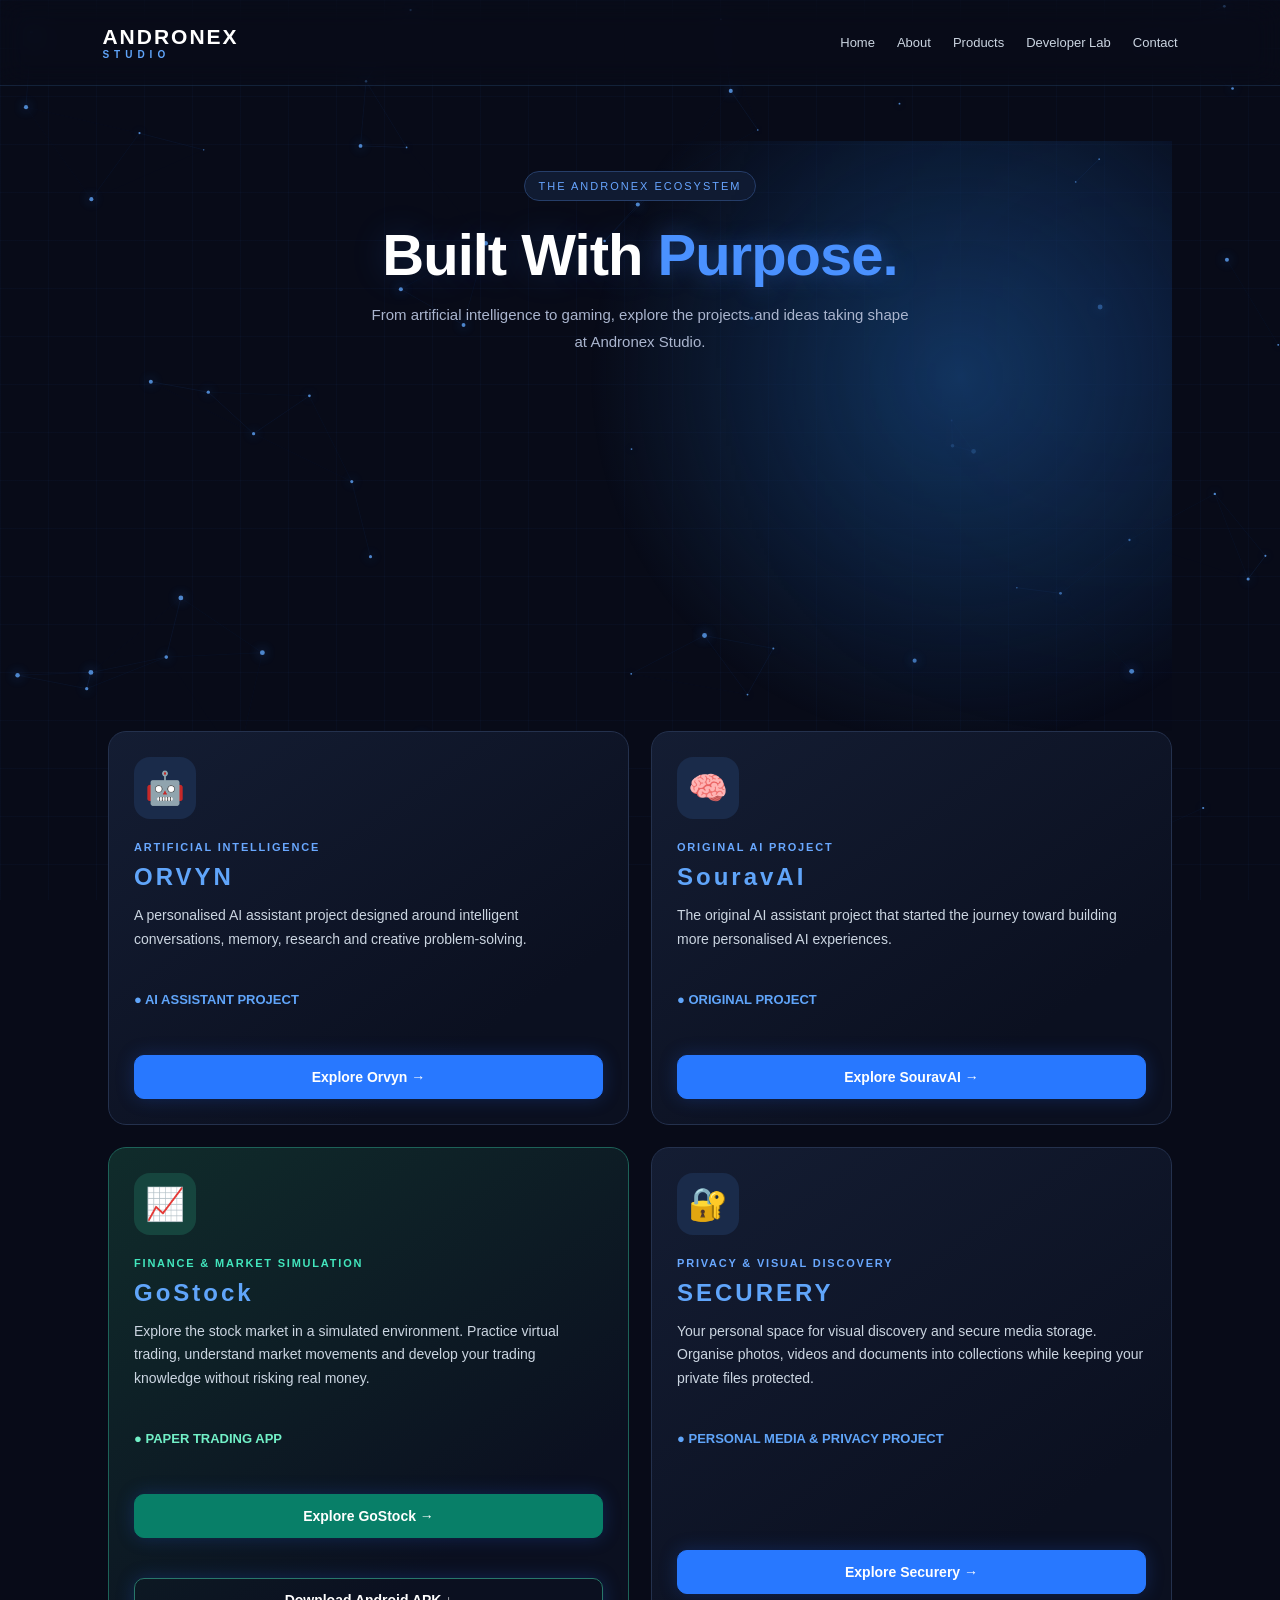
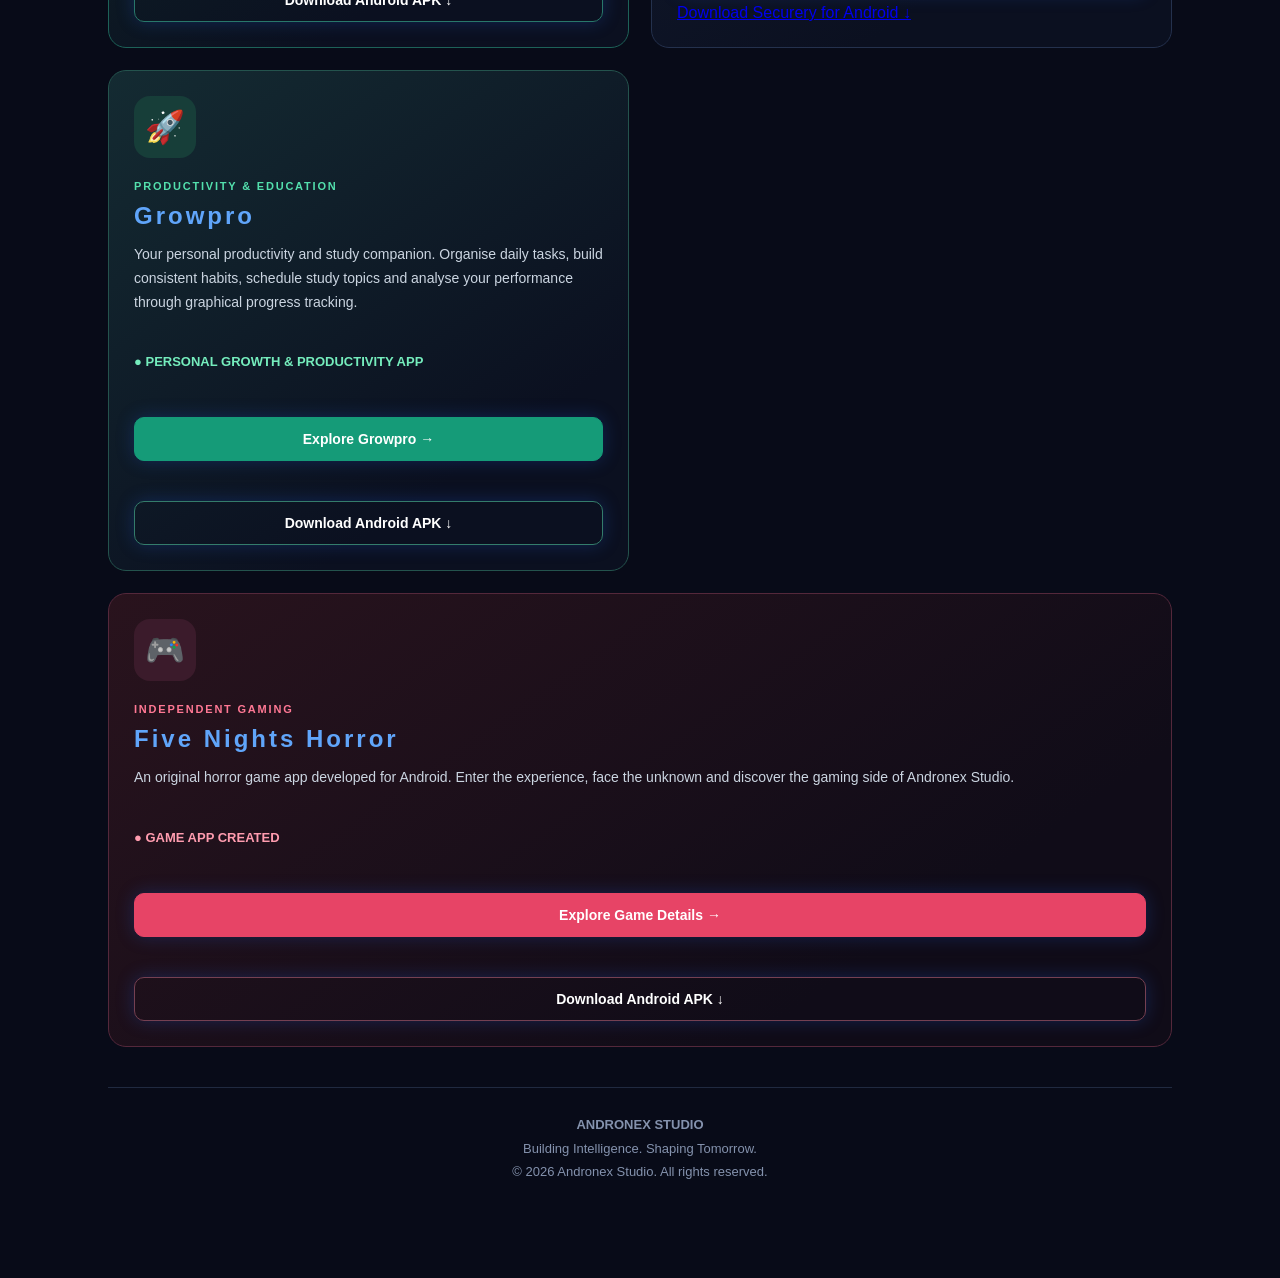
<file: products.html>
<!DOCTYPE html>
<html lang="en">
<head>
    <meta charset="UTF-8">
    <meta name="viewport" content="width=device-width, initial-scale=1.0">
    <meta name="theme-color" content="#080b18">

    <title>Our Projects | Andronex Studio</title>

    <meta name="description"
          content="Explore AI assistants and gaming projects built by Andronex Studio.">

    <link rel="stylesheet" href="styles.css">

    <style>
        * {
            box-sizing: border-box;
        }

        body {
            margin: 0;
            background: #080b18;
            color: #ffffff;
            font-family: Arial, sans-serif;
        }

        a {
            -webkit-tap-highlight-color: transparent;
        }

        .products-container {
            width: min(1100px, 100%);
            margin: auto;
            padding: 55px 18px 70px;
        }

        .hero {
            text-align: center;
            padding: 30px 0 45px;
        }

        .hero-label {
            display: inline-block;
            color: #67a5ff;
            border: 1px solid #263e69;
            background: #101b32;
            padding: 8px 14px;
            border-radius: 30px;
            font-size: 11px;
            letter-spacing: 2px;
        }

        .hero h1 {
            font-size: clamp(34px, 8vw, 58px);
            margin: 22px 0 14px;
            line-height: 1.1;
        }

        .hero h1 span {
            color: #4a91ff;
        }

        .hero p {
            max-width: 550px;
            margin: auto;
            color: #aab5ce;
            line-height: 1.8;
            font-size: 15px;
        }

        .products-grid {
            display: grid;
            grid-template-columns: repeat(2, minmax(0, 1fr));
            gap: 22px;
        }

        .product-card {
            position: relative;
            overflow: hidden;
            display: flex;
            flex-direction: column;
            padding: 25px;
            border-radius: 18px;
            border: 1px solid #24314d;
            background: linear-gradient(
                145deg,
                #141d33,
                #0b1020 75%
            );
            transition: transform 0.25s, border-color 0.25s;
        }

        .product-card:hover {
            transform: translateY(-5px);
            border-color: #4389ff;
        }

        .product-card.game {
            background: linear-gradient(
                145deg,
                #29131d,
                #100c18 75%
            );
            border-color: #54283b;
        }

        .product-card.game:hover {
            border-color: #ff5475;
        }

        .product-icon {
            width: 62px;
            height: 62px;
            display: grid;
            place-items: center;
            border-radius: 16px;
            background: #1a2b4a;
            font-size: 32px;
            margin-bottom: 22px;
        }

        .game .product-icon {
            background: #3b1b2b;
        }

        .product-category {
            font-size: 11px;
            font-weight: bold;
            letter-spacing: 1.8px;
            color: #69a8ff;
            margin-bottom: 10px;
        }

        .game .product-category {
            color: #ff7894;
        }

        .product-card h2 {
            font-size: 24px;
            margin: 0 0 13px;
        }

        .product-description {
            color: #b1bdd4;
            line-height: 1.8;
            font-size: 14px;
            margin: 0 0 20px;
        }

        .status {
            display: inline-block;
            color: #8af0b0;
            font-size: 12px;
            font-weight: bold;
            margin-bottom: 18px;
        }

        .game .status {
            color: #ff9caf;
        }

        .product-actions {
            display: grid;
            gap: 10px;
            margin-top: auto;
        }

        .btn {
            display: block;
            width: 100%;
            padding: 13px 15px;
            text-align: center;
            text-decoration: none;
            border-radius: 10px;
            font-size: 14px;
            font-weight: bold;
            color: #ffffff;
            background: #2878ff;
            border: 1px solid #2878ff;
            transition: 0.2s;
        }

        .btn:hover {
            background: #438bff;
        }

        .btn-outline {
            background: transparent;
            border-color: #354c72;
        }

        .btn-outline:hover {
            background: #19243a;
        }

        .game .btn {
            background: #e74466;
            border-color: #e74466;
        }

        .game .btn:hover {
            background: #ff5b7b;
        }

        .game .btn-outline {
            background: transparent;
            border-color: #754052;
        }

        .game .btn-outline:hover {
            background: #351b29;
        }

        .wide-card {
            grid-column: 1 / -1;
        }

        .footer-note {
            margin-top: 40px;
            padding: 25px 15px;
            text-align: center;
            color: #8492ad;
            border-top: 1px solid #202a40;
            font-size: 13px;
            line-height: 1.8;
        }

        @media (max-width: 650px) {
            .products-container {
                padding: 30px 15px 45px;
            }

            .hero {
                padding: 25px 0 35px;
            }

            .products-grid {
                grid-template-columns: 1fr;
                gap: 17px;
            }

            .wide-card {
                grid-column: auto;
            }

            .product-card {
                padding: 22px;
            }
        }
    </style>
</head>

<body>

    <canvas id="neural-bg"></canvas>

    <header>
        <div class="logo">ANDRONEX<span> STUDIO</span></div>

        <nav>
            <a href="index.html">Home</a>
            <a href="about.html">About</a>
            <a href="products.html">Products</a>
            <a href="developer-lab.html">Developer Lab</a>
            <a href="contact.html">Contact</a>
        </nav>
    </header>

    <main class="products-container">

        <section class="hero">
            <span class="hero-label">THE ANDRONEX ECOSYSTEM</span>

            <h1>Built With <span>Purpose.</span></h1>

            <p>
                From artificial intelligence to gaming,
                explore the projects and ideas taking shape
                at Andronex Studio.
            </p>
        </section>

        <section class="products-grid">

            <!-- ORVYN AI -->
            <article class="product-card">

                <div class="product-icon">🤖</div>

                <div class="product-category">
                    ARTIFICIAL INTELLIGENCE
                </div>

                <h2>ORVYN</h2>

                <p class="product-description">
                    A personalised AI assistant project designed
                    around intelligent conversations, memory,
                    research and creative problem-solving.
                </p>

                <span class="status">● AI ASSISTANT PROJECT</span>

                <div class="product-actions">
                    <a href="orvyn.html" class="btn">
                        Explore Orvyn →
                    </a>
                </div>

            </article>

            <!-- SOURAVAI -->
            <article class="product-card">

                <div class="product-icon">🧠</div>

                <div class="product-category">
                    ORIGINAL AI PROJECT
                </div>

                <h2>SouravAI</h2>

                <p class="product-description">
                    The original AI assistant project that
                    started the journey toward building
                    more personalised AI experiences.
                </p>

                <span class="status">● ORIGINAL PROJECT</span>

                <div class="product-actions">
                    <a href="souravai.html" class="btn">
                        Explore SouravAI →
                    </a>
                </div>

            </article>
            <!-- GOSTOCK --><article class="product-card gostock"><div class="product-icon">📈</div>

<div class="product-category">
    FINANCE & MARKET SIMULATION
</div>

<h2>GoStock</h2>

<p class="product-description">
    Explore the stock market in a simulated environment.
    Practice virtual trading, understand market movements
    and develop your trading knowledge without risking
    real money.
</p>

<span class="status">● PAPER TRADING APP</span>

<div class="product-actions">

    <a href="gostock.html" class="btn">
        Explore GoStock →
    </a>

    <a href="gostock.apk" class="btn btn-outline" download>
        Download Android APK ↓
    </a>

</div>

            </article>
            <!-- SECURERY -->        <article class="product-card securery">

            <div class="product-icon">🔐</div>

            <div class="product-category">
                PRIVACY & VISUAL DISCOVERY
            </div>

            <h2>SECURERY</h2>

            <p class="product-description">
                Your personal space for visual discovery
                and secure media storage. Organise photos,
                videos and documents into collections while
                keeping your private files protected.
            </p>

            <span class="status">
                ● PERSONAL MEDIA & PRIVACY PROJECT
            </span>

            <div class="product-actions">
                <a href="securery.html" class="btn">
                    Explore Securery →
                </a>
                <a href="Securery (1).apk"
   class="sec-btn"
   download>
    Download Securery for Android ↓
                </a>
            </div>

            </article>
    <!-- GROWPRO -->        <article class="product-card growpro">

            <div class="product-icon">🚀</div>

            <div class="product-category">
                PRODUCTIVITY & EDUCATION
            </div>

            <h2>Growpro</h2>

            <p class="product-description">
                Your personal productivity and study companion.
                Organise daily tasks, build consistent habits,
                schedule study topics and analyse your performance
                through graphical progress tracking.
            </p>

            <span class="status">
                ● PERSONAL GROWTH & PRODUCTIVITY APP
            </span>

            <div class="product-actions">

                <a href="Growpro.html" class="btn">
                    Explore Growpro →
                </a>

                <a href="https://drive.google.com/file/d/13QqfJAOhZpmuKpH44Y2azqaRNnv3cr2P/view?usp=drivesdk" class="btn btn-outline" download>
                    Download Android APK ↓
                </a>

            </div>

    </article>

            <!-- FIVE NIGHTS HORROR -->
            <article class="product-card game wide-card">

                <div class="product-icon">🎮</div>

                <div class="product-category">
                    INDEPENDENT GAMING
                </div>

                <h2>Five Nights Horror</h2>

                <p class="product-description">
                    An original horror game app developed
                    for Android. Enter the experience,
                    face the unknown and discover the
                    gaming side of Andronex Studio.
                </p>

                <span class="status">● GAME APP CREATED</span>

                <div class="product-actions">

                    <a href="fnap.html" class="btn">
                        Explore Game Details →
                    </a>

                    <!--
                    Replace YOUR_APK_DOWNLOAD_URL with the
                    actual direct APK download URL.
                    -->
                    <a
                        href="https://github.com/souravnarayan18-png/andronex-studio/releases/download/untagged-820f1aafd72ba7a65e36/Growpro.apk"
                        class="btn btn-outline"
                        id="download-apk"
                    >
                        Download Android APK ↓
                    </a>

                </div>

            </article>

        </section>

        <div class="footer-note">
            <p>
                <strong>ANDRONEX STUDIO</strong>
            </p>

            <p>Building Intelligence. Shaping Tomorrow.</p>

            <p>© 2026 Andronex Studio. All rights reserved.</p>
        </div>

    </main>

    <script src="script.js"></script>

</body>
    </html>
</file>
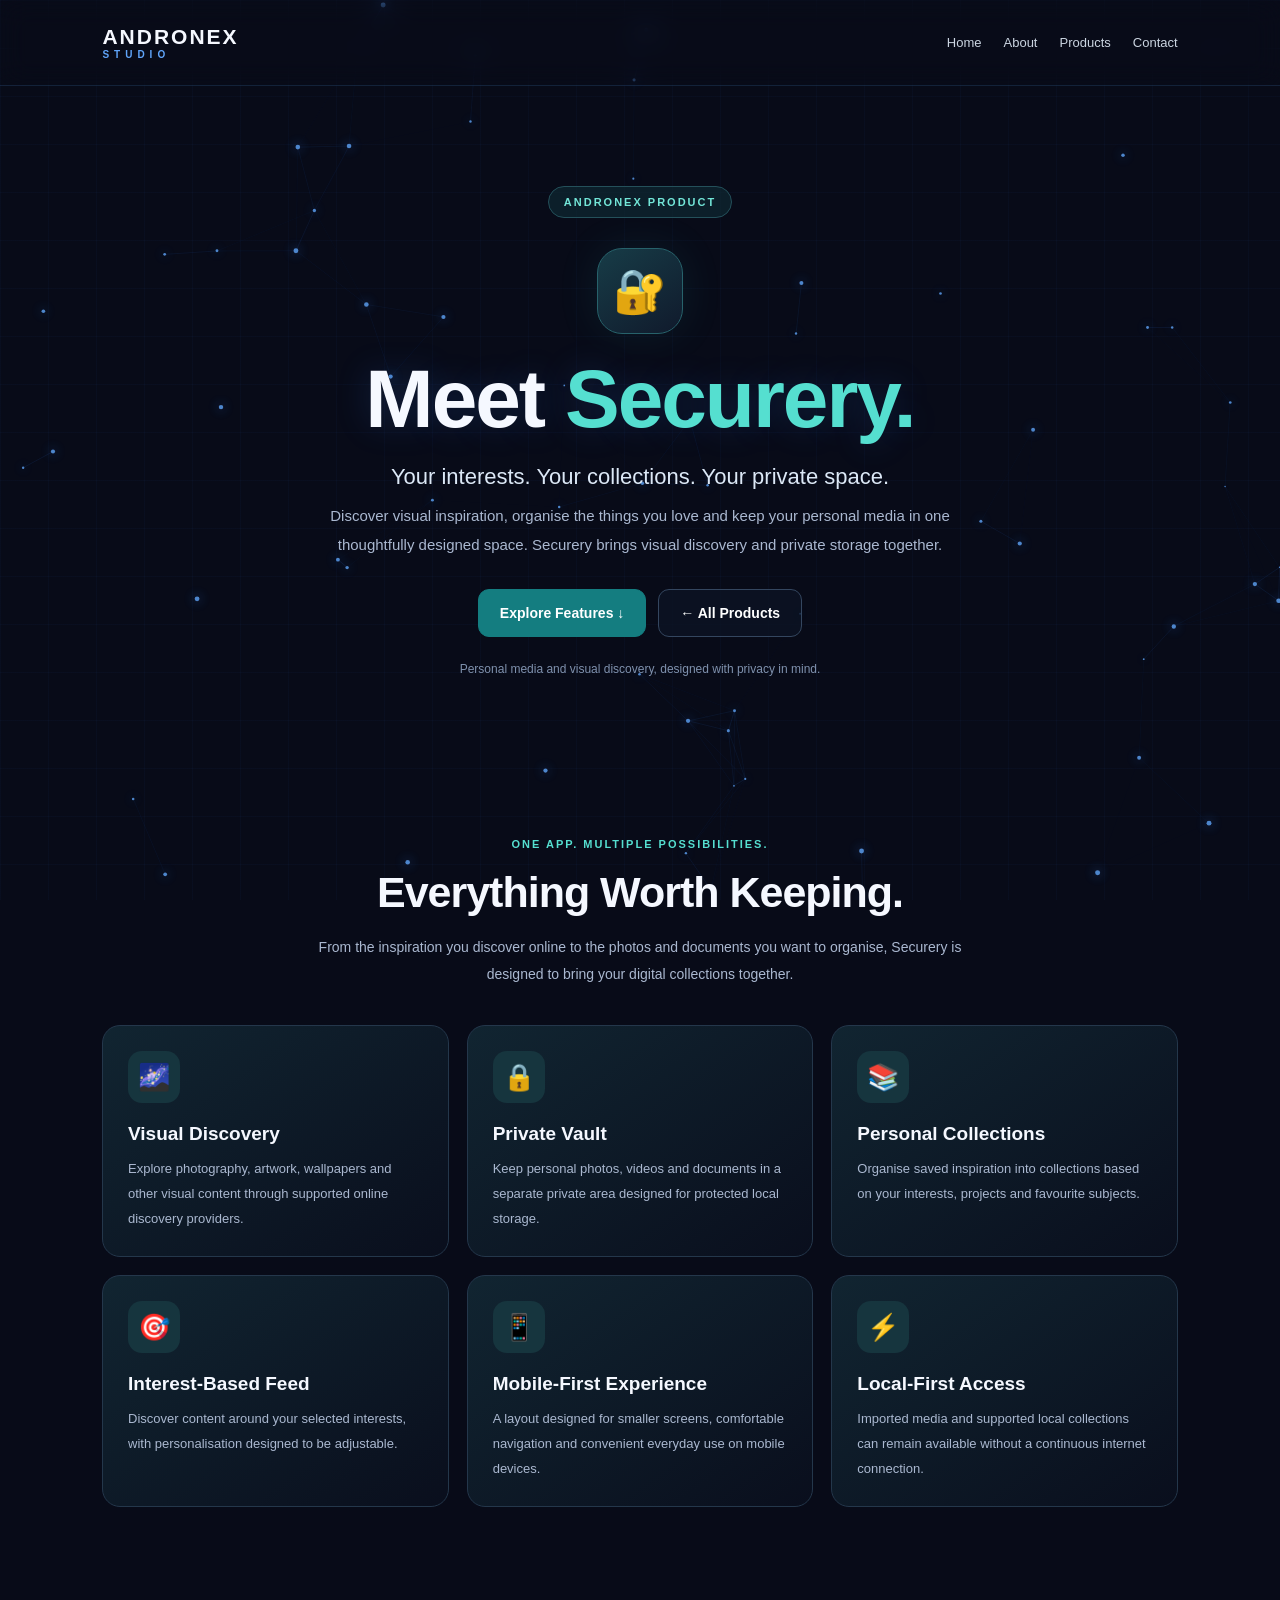
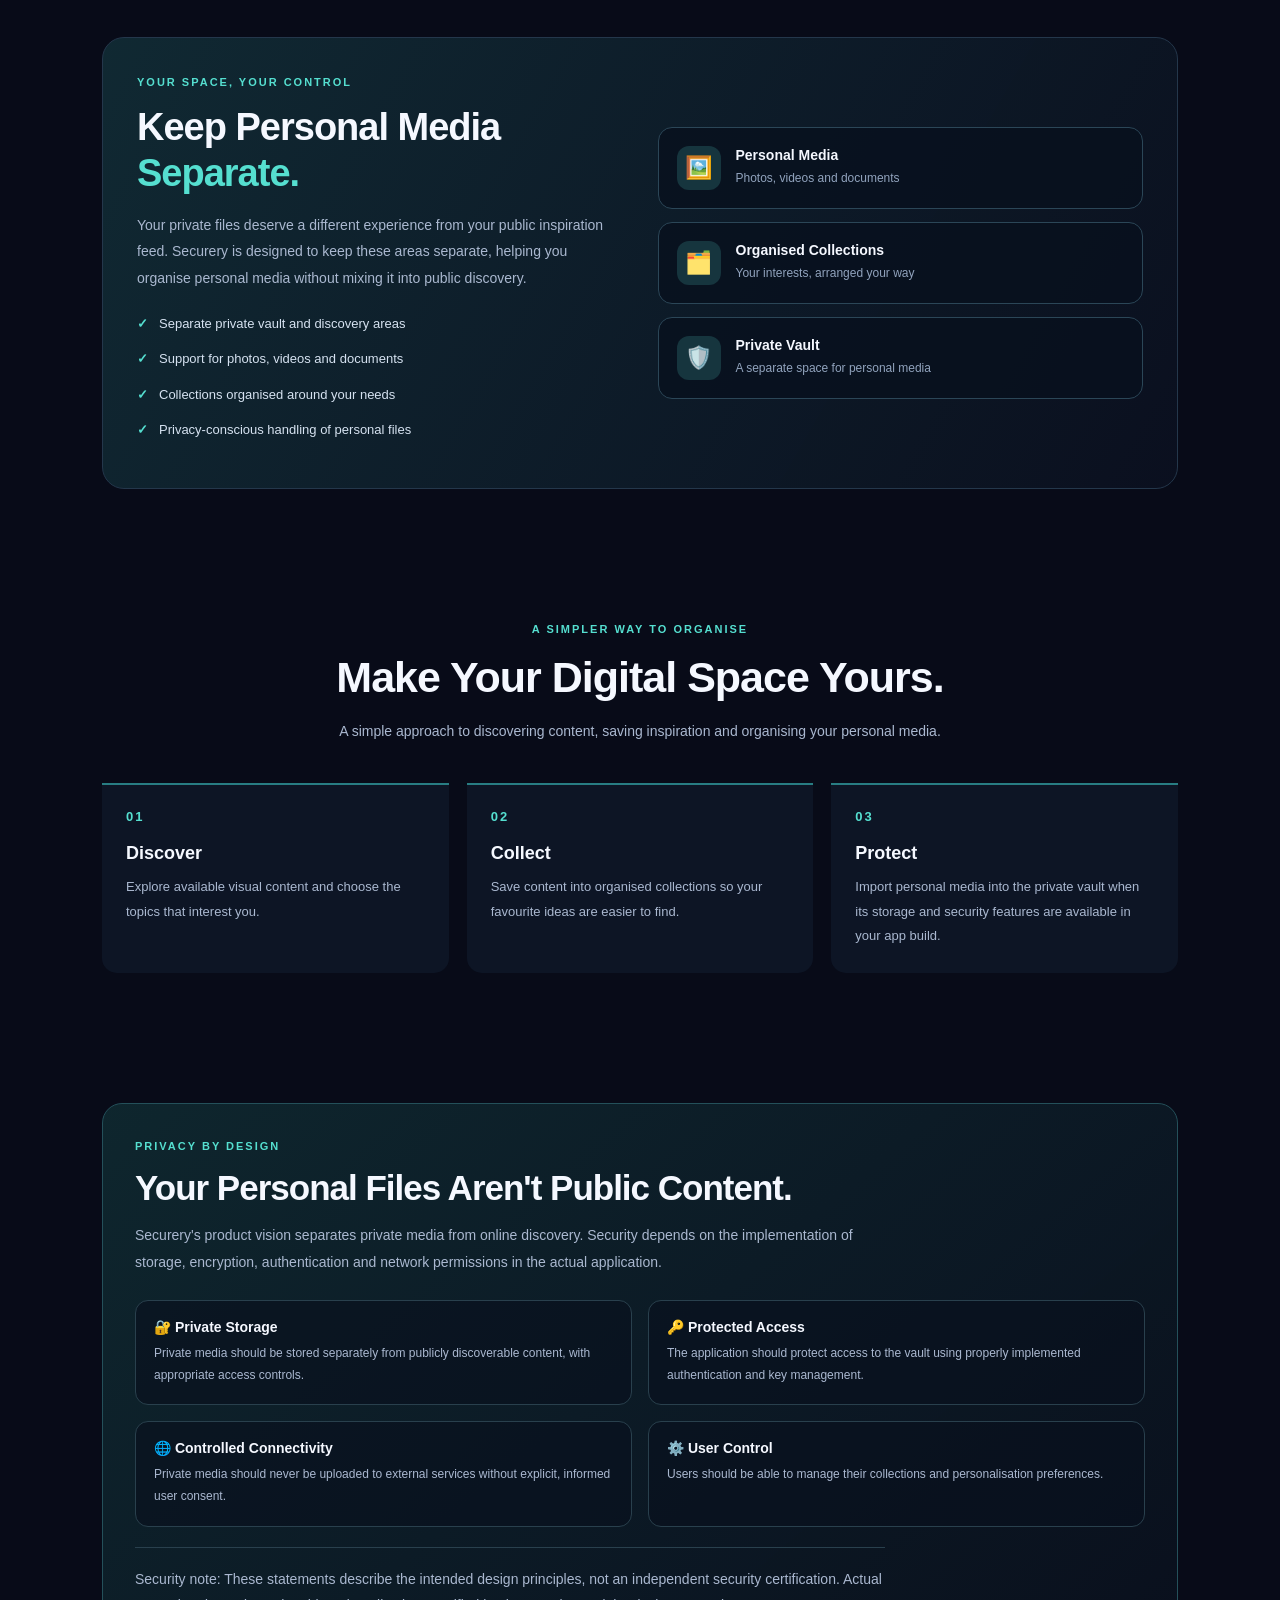
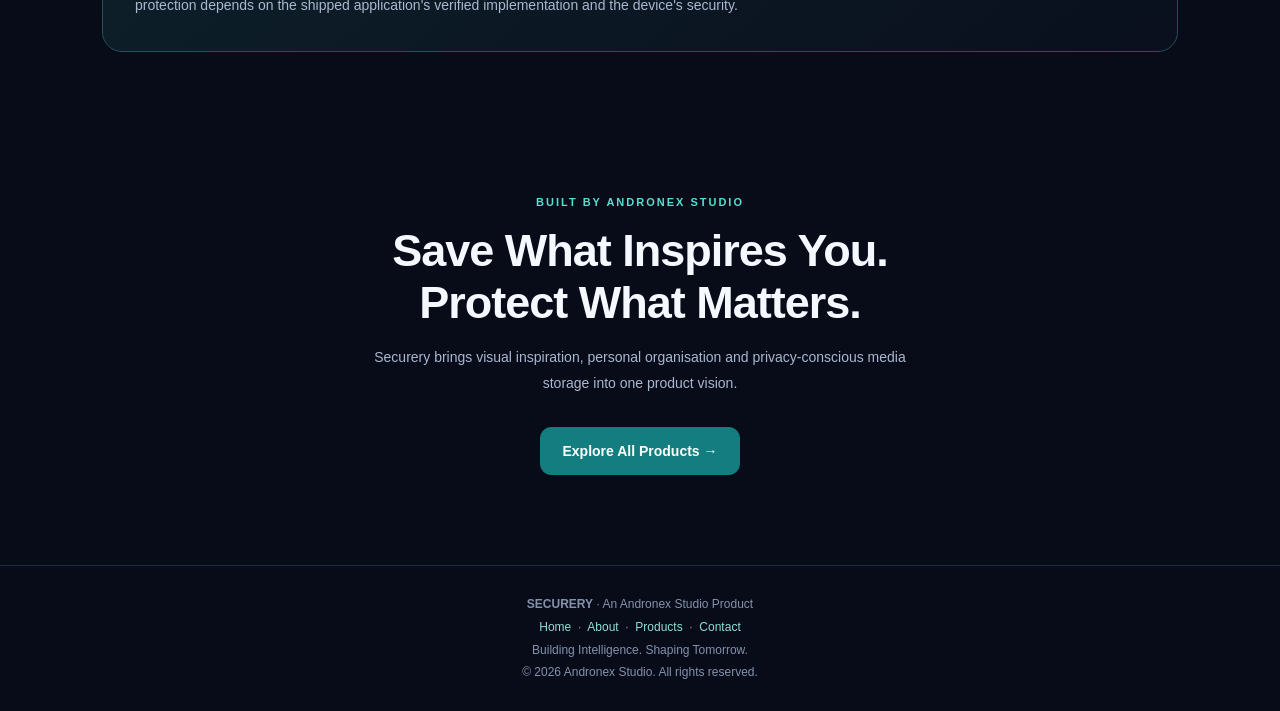
<file: securery.html>
<!DOCTYPE html>
<html lang="en">
<head>
    <meta charset="UTF-8">
    <meta name="viewport" content="width=device-width, initial-scale=1.0">
    <meta name="theme-color" content="#080b18">

    <title>Securery | Andronex Studio</title>

    <meta name="description"
          content="Discover Securery by Andronex Studio. A personal space for visual discovery, organised collections and private media storage.">

    <meta name="robots" content="index, follow">

    <link rel="stylesheet" href="styles.css">

    <style>
        * {
            box-sizing: border-box;
        }

        html {
            scroll-behavior: smooth;
            scroll-padding-top: 85px;
        }

        body {
            margin: 0;
            background: #080b18;
            color: #f5f8ff;
            font-family: Arial, sans-serif;
            overflow-x: hidden;
        }

        a {
            -webkit-tap-highlight-color: transparent;
        }

        #neural-bg {
            position: fixed;
            inset: 0;
            width: 100%;
            height: 100%;
            pointer-events: none;
            z-index: -1;
        }

        .securery-container {
            width: min(1120px, 100%);
            margin: auto;
            padding: 0 22px;
        }

        /* HERO */

        .sec-hero {
            position: relative;
            text-align: center;
            padding: 100px 0 90px;
        }

        .sec-badge {
            display: inline-flex;
            align-items: center;
            gap: 8px;
            padding: 9px 15px;
            border: 1px solid #24505a;
            border-radius: 30px;
            background: rgba(16, 44, 53, 0.65);
            color: #73e6d8;
            font-size: 11px;
            font-weight: bold;
            letter-spacing: 2px;
        }

        .sec-logo {
            width: 86px;
            height: 86px;
            margin: 30px auto 22px;
            display: grid;
            place-items: center;
            border: 1px solid #27626b;
            border-radius: 25px;
            background: linear-gradient(145deg, #173c47, #101a2c);
            box-shadow: 0 0 45px rgba(53, 214, 196, 0.09);
            font-size: 43px;
        }

        .sec-hero h1 {
            margin: 0;
            font-size: clamp(43px, 9vw, 82px);
            line-height: 1.05;
            letter-spacing: -2px;
        }

        .sec-hero h1 span {
            color: #55dfd0;
        }

        .sec-tagline {
            margin: 22px 0 12px;
            color: #dce8f6;
            font-size: clamp(17px, 3vw, 22px);
        }

        .sec-intro {
            max-width: 650px;
            margin: 0 auto;
            color: #aab8d0;
            font-size: 15px;
            line-height: 1.9;
        }

        .sec-actions {
            display: flex;
            justify-content: center;
            flex-wrap: wrap;
            gap: 12px;
            margin-top: 30px;
        }

        .sec-btn {
            display: inline-flex;
            justify-content: center;
            align-items: center;
            min-height: 48px;
            padding: 13px 21px;
            border: 1px solid #147d80;
            border-radius: 11px;
            background: #147d80;
            color: #ffffff;
            text-decoration: none;
            font-size: 14px;
            font-weight: bold;
            transition: 0.25s;
        }

        .sec-btn:hover {
            background: #199a9c;
            border-color: #199a9c;
            transform: translateY(-2px);
        }

        .sec-btn.secondary {
            background: rgba(12, 20, 37, 0.75);
            border-color: #34465f;
        }

        .sec-btn.secondary:hover {
            background: #17253a;
            border-color: #55dfd0;
        }

        .sec-access-note {
            margin-top: 22px;
            color: #7f91ad;
            font-size: 12px;
            line-height: 1.7;
        }

        /* SECTION HEADINGS */

        .sec-section {
            padding: 65px 0;
        }

        .sec-section-heading {
            max-width: 680px;
            margin: 0 auto 38px;
            text-align: center;
        }

        .sec-eyebrow {
            color: #55dfd0;
            font-size: 11px;
            font-weight: bold;
            letter-spacing: 2px;
        }

        .sec-section-heading h2 {
            margin: 15px 0;
            font-size: clamp(28px, 5vw, 43px);
            line-height: 1.2;
        }

        .sec-section-heading p {
            color: #aab8d0;
            font-size: 14px;
            line-height: 1.9;
        }

        /* FEATURE CARDS */

        .sec-grid {
            display: grid;
            grid-template-columns: repeat(3, minmax(0, 1fr));
            gap: 18px;
        }

        .sec-card {
            padding: 25px;
            border: 1px solid #24374b;
            border-radius: 18px;
            background: linear-gradient(
                145deg,
                rgba(18, 39, 51, 0.94),
                rgba(10, 15, 29, 0.96)
            );
            transition: transform 0.25s, border-color 0.25s;
        }

        .sec-card:hover {
            transform: translateY(-4px);
            border-color: #287d83;
        }

        .sec-card-icon {
            width: 52px;
            height: 52px;
            display: grid;
            place-items: center;
            margin-bottom: 20px;
            border-radius: 14px;
            background: #16353e;
            font-size: 26px;
        }

        .sec-card h3 {
            margin: 0 0 12px;
            font-size: 19px;
        }

        .sec-card p {
            margin: 0;
            color: #aab8d0;
            font-size: 13px;
            line-height: 1.9;
        }

        /* FEATURE SPOTLIGHT */

        .sec-spotlight {
            display: grid;
            grid-template-columns: 1fr 1fr;
            align-items: center;
            gap: 35px;
            padding: 34px;
            border: 1px solid #24374b;
            border-radius: 22px;
            background: linear-gradient(
                120deg,
                rgba(17, 43, 52, 0.95),
                rgba(11, 16, 32, 0.97)
            );
        }

        .sec-spotlight h2 {
            margin: 15px 0;
            font-size: clamp(27px, 4vw, 38px);
            line-height: 1.2;
        }

        .sec-spotlight p {
            color: #aab8d0;
            font-size: 14px;
            line-height: 1.9;
        }

        .sec-list {
            padding: 0;
            margin: 22px 0 0;
            list-style: none;
        }

        .sec-list li {
            display: flex;
            gap: 11px;
            margin: 13px 0;
            color: #d6e2f1;
            font-size: 13px;
            line-height: 1.7;
        }

        .sec-check {
            flex-shrink: 0;
            color: #55dfd0;
            font-weight: bold;
        }

        .sec-visual {
            display: grid;
            gap: 13px;
        }

        .sec-visual-item {
            display: flex;
            align-items: center;
            gap: 15px;
            padding: 18px;
            border: 1px solid #2b4657;
            border-radius: 14px;
            background: rgba(8, 16, 30, 0.82);
        }

        .sec-visual-item .visual-icon {
            width: 44px;
            height: 44px;
            flex-shrink: 0;
            display: grid;
            place-items: center;
            border-radius: 12px;
            background: #16353e;
            font-size: 22px;
        }

        .sec-visual-item strong {
            display: block;
            margin-bottom: 5px;
            font-size: 14px;
        }

        .sec-visual-item small {
            color: #91a3bd;
            font-size: 12px;
            line-height: 1.6;
        }

        /* HOW IT WORKS */

        .sec-steps {
            display: grid;
            grid-template-columns: repeat(3, minmax(0, 1fr));
            gap: 18px;
            counter-reset: steps;
        }

        .sec-step {
            counter-increment: steps;
            padding: 24px;
            border-top: 2px solid #287d83;
            border-radius: 0 0 15px 15px;
            background: rgba(15, 24, 41, 0.85);
        }

        .sec-step::before {
            content: "0" counter(steps);
            display: block;
            margin-bottom: 19px;
            color: #55dfd0;
            font-size: 13px;
            font-weight: bold;
            letter-spacing: 2px;
        }

        .sec-step h3 {
            margin: 0 0 11px;
            font-size: 18px;
        }

        .sec-step p {
            margin: 0;
            color: #aab8d0;
            font-size: 13px;
            line-height: 1.9;
        }

        /* PRIVACY */

        .sec-privacy {
            padding: 32px;
            border: 1px solid #24505a;
            border-radius: 20px;
            background: linear-gradient(
                140deg,
                rgba(15, 40, 47, 0.95),
                rgba(10, 16, 30, 0.97)
            );
        }

        .sec-privacy h2 {
            margin: 14px 0;
            font-size: clamp(25px, 4vw, 35px);
        }

        .sec-privacy > p {
            max-width: 750px;
            color: #aab8d0;
            font-size: 14px;
            line-height: 1.9;
        }

        .sec-privacy-grid {
            display: grid;
            grid-template-columns: repeat(2, minmax(0, 1fr));
            gap: 16px;
            margin-top: 25px;
        }

        .sec-privacy-item {
            padding: 18px;
            border: 1px solid #29404d;
            border-radius: 13px;
            background: rgba(8, 16, 30, 0.65);
        }

        .sec-privacy-item strong {
            display: block;
            margin-bottom: 8px;
            font-size: 14px;
        }

        .sec-privacy-item p {
            margin: 0;
            color: #aab8d0;
            font-size: 12px;
            line-height: 1.8;
        }

        .sec-disclaimer {
            margin-top: 20px;
            padding-top: 18px;
            border-top: 1px solid #29404d;
            color: #8295ae;
            font-size: 12px;
            line-height: 1.8;
        }

        /* FINAL CTA */

        .sec-final {
            padding: 75px 0 90px;
            text-align: center;
        }

        .sec-final h2 {
            margin: 15px 0;
            font-size: clamp(29px, 6vw, 45px);
        }

        .sec-final p {
            max-width: 580px;
            margin: 0 auto;
            color: #aab8d0;
            font-size: 14px;
            line-height: 1.9;
        }

        .sec-footer {
            padding: 27px 15px;
            border-top: 1px solid #202a40;
            text-align: center;
            color: #8492ad;
            font-size: 12px;
            line-height: 1.9;
        }

        .sec-footer a {
            color: #8edfd8;
            text-decoration: none;
        }

        .sec-footer a:hover {
            text-decoration: underline;
        }

        /* RESPONSIVE */

        @media (max-width: 800px) {
            .sec-grid {
                grid-template-columns: repeat(2, minmax(0, 1fr));
            }

            .sec-spotlight {
                grid-template-columns: 1fr;
                padding: 25px;
            }

            .sec-steps {
                grid-template-columns: 1fr;
            }

            .sec-section {
                padding: 48px 0;
            }

            .sec-hero {
                padding: 75px 0 60px;
            }
        }

        @media (max-width: 520px) {
            .securery-container {
                padding: 0 16px;
            }

            .sec-grid {
                grid-template-columns: 1fr;
            }

            .sec-privacy-grid {
                grid-template-columns: 1fr;
            }

            .sec-hero h1 {
                letter-spacing: -1.5px;
            }

            .sec-logo {
                width: 75px;
                height: 75px;
                font-size: 36px;
            }

            .sec-privacy {
                padding: 23px;
            }

            .sec-actions {
                flex-direction: column;
            }

            .sec-btn {
                width: 100%;
            }
        }

        @media (prefers-reduced-motion: reduce) {
            html {
                scroll-behavior: auto;
            }

            *,
            *::before,
            *::after {
                transition-duration: 0.01ms !important;
            }
        }
    </style>
</head>

<body>

    <canvas id="neural-bg" aria-hidden="true"></canvas>

    <header>
        <div class="logo">ANDRONEX<span> STUDIO</span></div>

        <nav aria-label="Main navigation">
            <a href="index.html">Home</a>
            <a href="about.html">About</a>
            <a href="products.html">Products</a>
            <a href="contact.html">Contact</a>
        </nav>
    </header>

    <main>

        <!-- HERO -->

        <section class="sec-hero">
            <div class="securery-container">

                <span class="sec-badge">
                    ANDRONEX PRODUCT
                </span>

                <div class="sec-logo" aria-hidden="true">
                    🔐
                </div>

                <h1>Meet <span>Securery.</span></h1>

                <p class="sec-tagline">
                    Your interests. Your collections. Your private space.
                </p>

                <p class="sec-intro">
                    Discover visual inspiration, organise the things
                    you love and keep your personal media in one
                    thoughtfully designed space. Securery brings
                    visual discovery and private storage together.
                </p>

                <div class="sec-actions">
                    <a href="#features" class="sec-btn">
                        Explore Features ↓
                    </a>

                    <a href="products.html" class="sec-btn secondary">
                        ← All Products
                    </a>
                </div>

                <p class="sec-access-note">
                    Personal media and visual discovery, designed
                    with privacy in mind.
                </p>

            </div>
        </section>

        <!-- FEATURES -->

        <section class="sec-section" id="features">
            <div class="securery-container">

                <div class="sec-section-heading">
                    <span class="sec-eyebrow">ONE APP. MULTIPLE POSSIBILITIES.</span>

                    <h2>Everything Worth Keeping.</h2>

                    <p>
                        From the inspiration you discover online to
                        the photos and documents you want to organise,
                        Securery is designed to bring your digital
                        collections together.
                    </p>
                </div>

                <div class="sec-grid">

                    <article class="sec-card">
                        <div class="sec-card-icon">🌌</div>

                        <h3>Visual Discovery</h3>

                        <p>
                            Explore photography, artwork, wallpapers
                            and other visual content through supported
                            online discovery providers.
                        </p>
                    </article>

                    <article class="sec-card">
                        <div class="sec-card-icon">🔒</div>

                        <h3>Private Vault</h3>

                        <p>
                            Keep personal photos, videos and documents
                            in a separate private area designed for
                            protected local storage.
                        </p>
                    </article>

                    <article class="sec-card">
                        <div class="sec-card-icon">📚</div>

                        <h3>Personal Collections</h3>

                        <p>
                            Organise saved inspiration into collections
                            based on your interests, projects and
                            favourite subjects.
                        </p>
                    </article>

                    <article class="sec-card">
                        <div class="sec-card-icon">🎯</div>

                        <h3>Interest-Based Feed</h3>

                        <p>
                            Discover content around your selected
                            interests, with personalisation designed
                            to be adjustable.
                        </p>
                    </article>

                    <article class="sec-card">
                        <div class="sec-card-icon">📱</div>

                        <h3>Mobile-First Experience</h3>

                        <p>
                            A layout designed for smaller screens,
                            comfortable navigation and convenient
                            everyday use on mobile devices.
                        </p>
                    </article>

                    <article class="sec-card">
                        <div class="sec-card-icon">⚡</div>

                        <h3>Local-First Access</h3>

                        <p>
                            Imported media and supported local
                            collections can remain available without
                            a continuous internet connection.
                        </p>
                    </article>

                </div>
            </div>
        </section>

        <!-- VAULT SPOTLIGHT -->

        <section class="sec-section">
            <div class="securery-container">

                <div class="sec-spotlight">

                    <div>
                        <span class="sec-eyebrow">
                            YOUR SPACE, YOUR CONTROL
                        </span>

                        <h2>
                            Keep Personal Media
                            <span style="color:#55dfd0;">Separate.</span>
                        </h2>

                        <p>
                            Your private files deserve a different
                            experience from your public inspiration
                            feed. Securery is designed to keep these
                            areas separate, helping you organise
                            personal media without mixing it into
                            public discovery.
                        </p>

                        <ul class="sec-list">
                            <li>
                                <span class="sec-check">✓</span>
                                <span>Separate private vault and discovery areas</span>
                            </li>

                            <li>
                                <span class="sec-check">✓</span>
                                <span>Support for photos, videos and documents</span>
                            </li>

                            <li>
                                <span class="sec-check">✓</span>
                                <span>Collections organised around your needs</span>
                            </li>

                            <li>
                                <span class="sec-check">✓</span>
                                <span>Privacy-conscious handling of personal files</span>
                            </li>
                        </ul>
                    </div>

                    <div class="sec-visual">

                        <div class="sec-visual-item">
                            <div class="visual-icon">🖼️</div>

                            <div>
                                <strong>Personal Media</strong>
                                <small>Photos, videos and documents</small>
                            </div>
                        </div>

                        <div class="sec-visual-item">
                            <div class="visual-icon">🗂️</div>

                            <div>
                                <strong>Organised Collections</strong>
                                <small>Your interests, arranged your way</small>
                            </div>
                        </div>

                        <div class="sec-visual-item">
                            <div class="visual-icon">🛡️</div>

                            <div>
                                <strong>Private Vault</strong>
                                <small>A separate space for personal media</small>
                            </div>
                        </div>

                    </div>

                </div>
            </div>
        </section>

        <!-- HOW IT WORKS -->

        <section class="sec-section">
            <div class="securery-container">

                <div class="sec-section-heading">
                    <span class="sec-eyebrow">A SIMPLER WAY TO ORGANISE</span>

                    <h2>Make Your Digital Space Yours.</h2>

                    <p>
                        A simple approach to discovering content,
                        saving inspiration and organising your
                        personal media.
                    </p>
                </div>

                <div class="sec-steps">

                    <article class="sec-step">
                        <h3>Discover</h3>

                        <p>
                            Explore available visual content and
                            choose the topics that interest you.
                        </p>
                    </article>

                    <article class="sec-step">
                        <h3>Collect</h3>

                        <p>
                            Save content into organised collections
                            so your favourite ideas are easier to find.
                        </p>
                    </article>

                    <article class="sec-step">
                        <h3>Protect</h3>

                        <p>
                            Import personal media into the private
                            vault when its storage and security
                            features are available in your app build.
                        </p>
                    </article>

                </div>
            </div>
        </section>

        <!-- PRIVACY -->

        <section class="sec-section">
            <div class="securery-container">

                <div class="sec-privacy">

                    <span class="sec-eyebrow">
                        PRIVACY BY DESIGN
                    </span>

                    <h2>Your Personal Files Aren't Public Content.</h2>

                    <p>
                        Securery's product vision separates private
                        media from online discovery. Security depends
                        on the implementation of storage, encryption,
                        authentication and network permissions in
                        the actual application.
                    </p>

                    <div class="sec-privacy-grid">

                        <div class="sec-privacy-item">
                            <strong>🔐 Private Storage</strong>

                            <p>
                                Private media should be stored separately
                                from publicly discoverable content, with
                                appropriate access controls.
                            </p>
                        </div>

                        <div class="sec-privacy-item">
                            <strong>🔑 Protected Access</strong>

                            <p>
                                The application should protect access
                                to the vault using properly implemented
                                authentication and key management.
                            </p>
                        </div>

                        <div class="sec-privacy-item">
                            <strong>🌐 Controlled Connectivity</strong>

                            <p>
                                Private media should never be uploaded
                                to external services without explicit,
                                informed user consent.
                            </p>
                        </div>

                        <div class="sec-privacy-item">
                            <strong>⚙️ User Control</strong>

                            <p>
                                Users should be able to manage their
                                collections and personalisation
                                preferences.
                            </p>
                        </div>

                    </div>

                    <p class="sec-disclaimer">
                        Security note: These statements describe the
                        intended design principles, not an independent
                        security certification. Actual protection depends
                        on the shipped application's verified
                        implementation and the device's security.
                    </p>

                </div>
            </div>
        </section>

        <!-- FINAL CTA -->

        <section class="sec-final">
            <div class="securery-container">

                <span class="sec-eyebrow">
                    BUILT BY ANDRONEX STUDIO
                </span>

                <h2>
                    Save What Inspires You.
                    <br>
                    Protect What Matters.
                </h2>

                <p>
                    Securery brings visual inspiration, personal
                    organisation and privacy-conscious media
                    storage into one product vision.
                </p>

                <div class="sec-actions">
                    <a href="products.html" class="sec-btn">
                        Explore All Products →
                    </a>
                </div>

            </div>
        </section>

    </main>

    <footer class="sec-footer">
        <p><strong>SECURERY</strong> · An Andronex Studio Product</p>

        <p>
            <a href="index.html">Home</a>
            &nbsp;·&nbsp;
            <a href="about.html">About</a>
            &nbsp;·&nbsp;
            <a href="products.html">Products</a>
            &nbsp;·&nbsp;
            <a href="contact.html">Contact</a>
        </p>

        <p>Building Intelligence. Shaping Tomorrow.</p>

        <p>© 2026 Andronex Studio. All rights reserved.</p>
    </footer>

    <script src="script.js"></script>

</body>
</html>
</file>
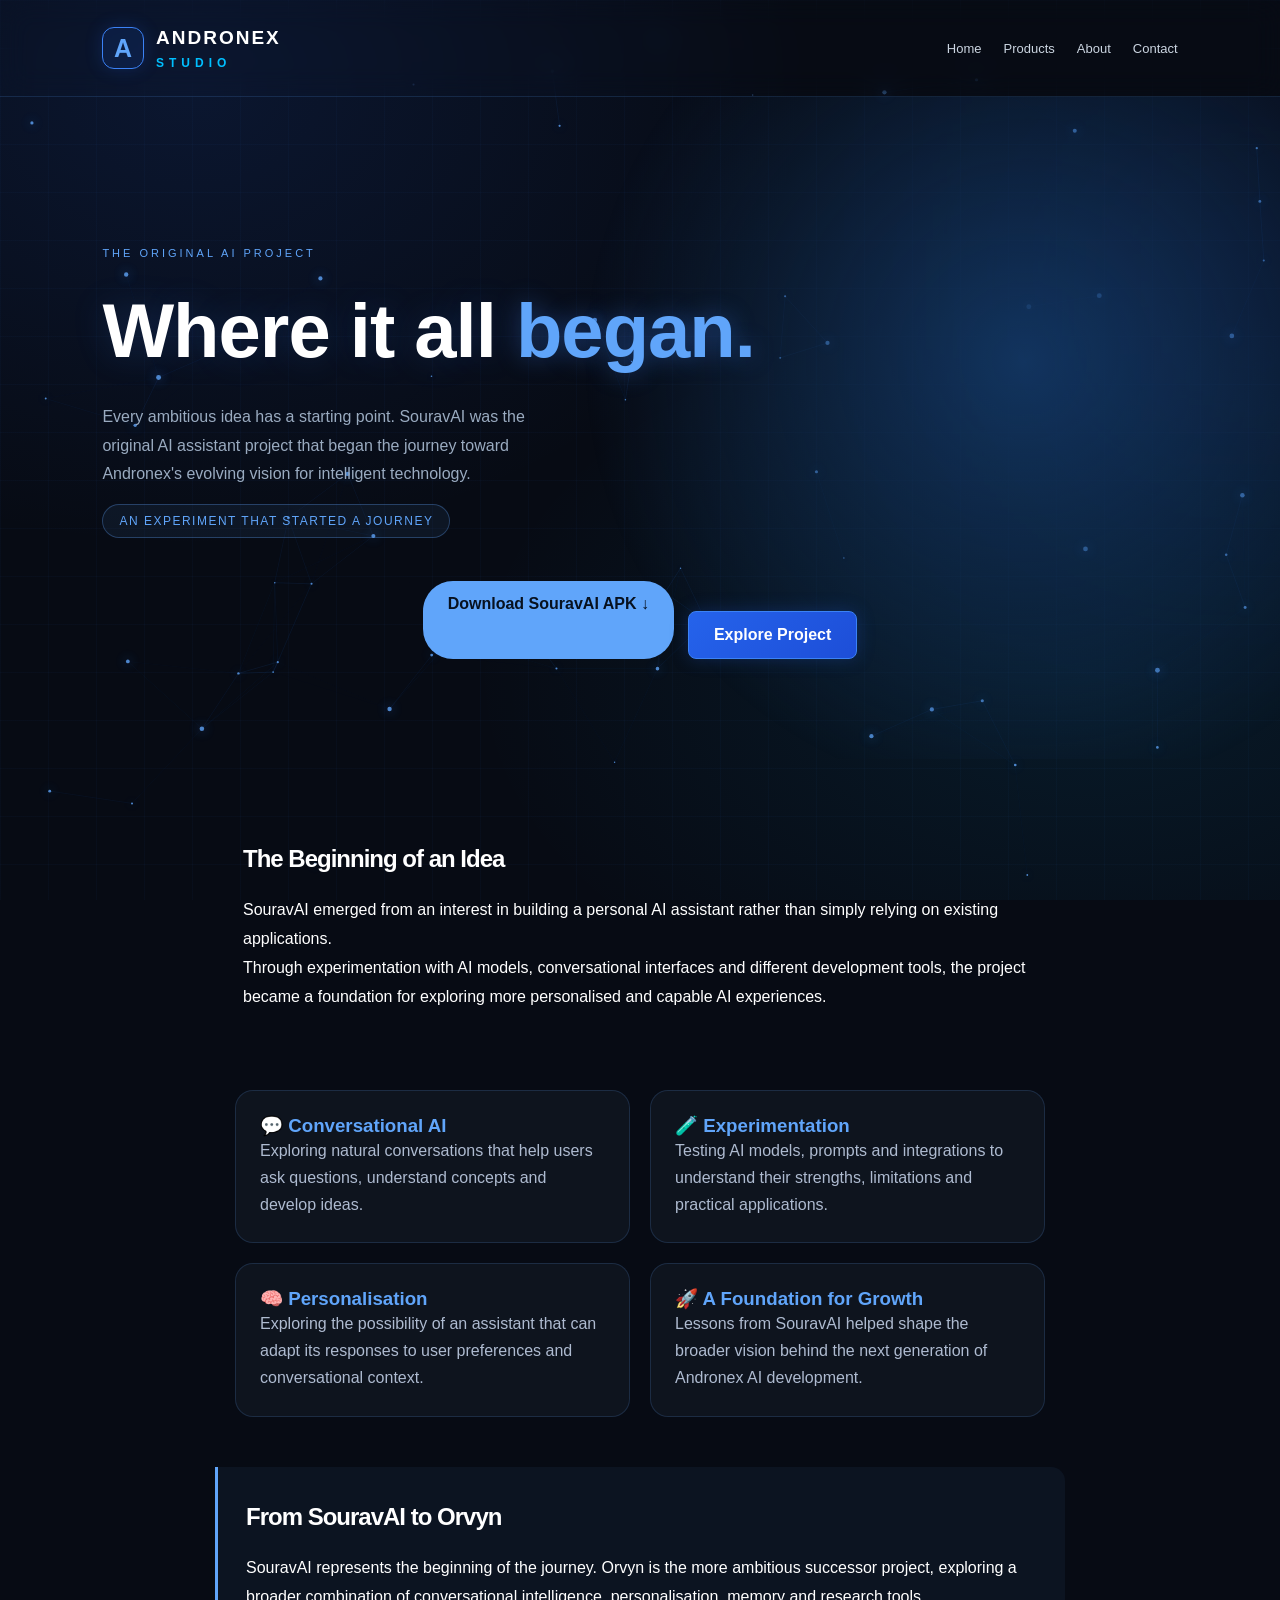
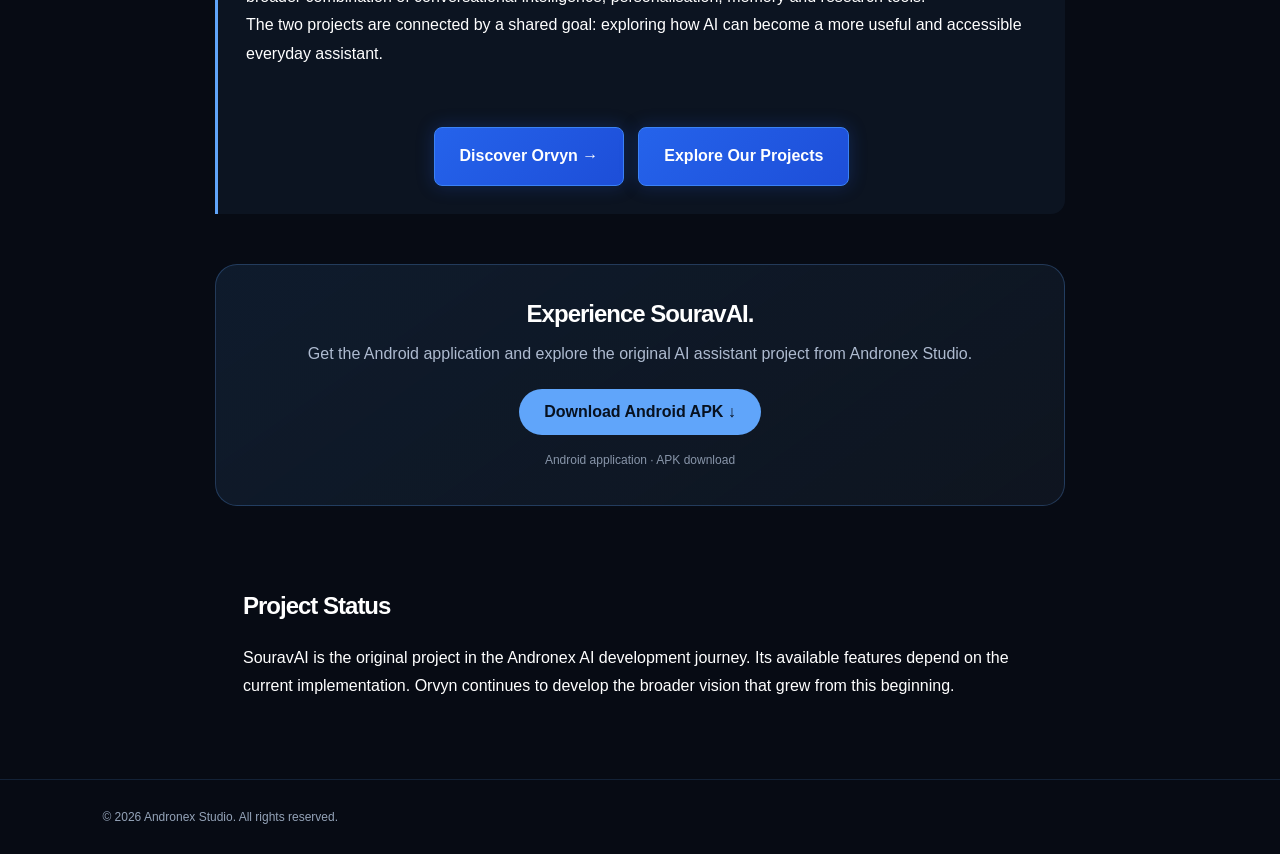
<file: souravai.html>
<!DOCTYPE html>
<html lang="en">
<head>
  <meta charset="UTF-8">
  <meta name="theme-color" content="#070b14">
  <meta name="robots" content="index, follow">
  <meta name="viewport" content="width=device-width, initial-scale=1.0">

  <title>SouravAI | The Beginning of Andronex Studio</title>

  <meta name="description" content="Discover SouravAI, the original AI assistant project that began the journey toward Orvyn at Andronex Studio.">

  <link rel="stylesheet" href="styles.css">

  <style>
    .souravai-badge {
      display: inline-block;
      padding: 9px 16px;
      border: 1px solid rgba(96, 165, 250, 0.3);
      border-radius: 30px;
      color: #60a5fa;
      background: rgba(96, 165, 250, 0.07);
      font-size: 12px;
      letter-spacing: 1.5px;
      margin: 15px 0;
    }

    .souravai-section {
      max-width: 850px;
      margin: 50px auto;
      padding: 28px;
      line-height: 1.8;
    }

    .souravai-section h2 {
      margin-bottom: 16px;
    }

    .souravai-grid {
      display: grid;
      grid-template-columns: repeat(2, minmax(0, 1fr));
      gap: 20px;
      max-width: 850px;
      margin: 35px auto;
      padding: 0 20px;
    }

    .souravai-card {
      padding: 24px;
      border: 1px solid rgba(96, 165, 250, 0.17);
      border-radius: 18px;
      background: rgba(16, 23, 34, 0.82);
      transition: transform 0.25s ease, border-color 0.25s ease;
    }

    .souravai-card:hover {
      transform: translateY(-4px);
      border-color: rgba(96, 165, 250, 0.6);
    }

    .souravai-card h3 {
      margin-top: 0;
      color: #60a5fa;
    }

    .souravai-card p {
      line-height: 1.7;
      color: #aebbd0;
    }

    .project-connection {
      border-left: 3px solid #60a5fa;
      background: rgba(96, 165, 250, 0.06);
      border-radius: 0 14px 14px 0;
    }

    .souravai-actions {
      display: flex;
      justify-content: center;
      gap: 14px;
      flex-wrap: wrap;
      margin-top: 28px;
    }

    /* APK DOWNLOAD SECTION */

    .souravai-download {
      max-width: 850px;
      margin: 50px auto;
      padding: 35px 25px;
      text-align: center;
      border: 1px solid rgba(96, 165, 250, 0.25);
      border-radius: 22px;
      background: linear-gradient(
        145deg,
        rgba(25, 48, 75, 0.45),
        rgba(16, 23, 34, 0.85)
      );
    }

    .souravai-download h2 {
      margin-bottom: 12px;
    }

    .souravai-download p {
      color: #aebbd0;
      line-height: 1.7;
      margin-bottom: 22px;
    }

    .souravai-download .download-note {
      font-size: 12px;
      color: #8996aa;
      margin-top: 15px;
      margin-bottom: 0;
    }

    .download-btn {
      display: inline-block;
      padding: 14px 25px;
      border-radius: 30px;
      background: #60a5fa;
      color: #07111f;
      text-decoration: none;
      font-weight: bold;
      transition: 0.25s ease;
    }

    .download-btn:hover {
      background: #93c5fd;
      transform: translateY(-3px);
    }

    @media (max-width: 600px) {
      .souravai-grid {
        grid-template-columns: 1fr;
        padding: 0 16px;
      }

      .souravai-section {
        margin: 25px auto;
        padding: 22px;
      }

      .souravai-download {
        margin: 30px 16px;
      }
    }
  </style>
</head>

<body>

  <canvas id="neural-bg"></canvas>

  <!-- HEADER -->

  <header>
    <a href="index.html" class="brand">
      <div class="brand-symbol">A</div>
      <div class="brand-name">
        ANDRONEX<span>STUDIO</span>
      </div>
    </a>

    <nav>
      <a href="index.html">Home</a>
      <a href="products.html">Products</a>
      <a href="about.html">About</a>
      <a href="contact.html">Contact</a>
    </nav>
  </header>

  <!-- HERO -->

  <main class="hero">

    <div class="tag">THE ORIGINAL AI PROJECT</div>

    <h1>Where it all <span>began.</span></h1>

    <p>
      Every ambitious idea has a starting point.
      SouravAI was the original AI assistant project
      that began the journey toward Andronex's
      evolving vision for intelligent technology.
    </p>

    <div class="souravai-badge">
      AN EXPERIMENT THAT STARTED A JOURNEY
    </div>

    <div class="souravai-actions">

      <a
        href="https://github.com/souravnarayan18-png/andronex-studio/releases/download/untagged-d504d620a602249d4192/SouravAI.apk"
        class="download-btn"
        target="_blank"
        rel="noopener noreferrer">
        Download SouravAI APK ↓
      </a>

      <a href="#about-project" class="btn">
        Explore Project
      </a>

    </div>

  </main>

  <!-- PROJECT INTRODUCTION -->

  <section class="souravai-section" id="about-project">

    <h2>The Beginning of an Idea</h2>

    <p>
      SouravAI emerged from an interest in building
      a personal AI assistant rather than simply
      relying on existing applications.
    </p>

    <p>
      Through experimentation with AI models,
      conversational interfaces and different
      development tools, the project became a
      foundation for exploring more personalised
      and capable AI experiences.
    </p>

  </section>

  <!-- FEATURES -->

  <section class="souravai-grid">

    <article class="souravai-card">
      <h3>💬 Conversational AI</h3>

      <p>
        Exploring natural conversations that help
        users ask questions, understand concepts
        and develop ideas.
      </p>
    </article>

    <article class="souravai-card">
      <h3>🧪 Experimentation</h3>

      <p>
        Testing AI models, prompts and integrations
        to understand their strengths, limitations
        and practical applications.
      </p>
    </article>

    <article class="souravai-card">
      <h3>🧠 Personalisation</h3>

      <p>
        Exploring the possibility of an assistant
        that can adapt its responses to user
        preferences and conversational context.
      </p>
    </article>

    <article class="souravai-card">
      <h3>🚀 A Foundation for Growth</h3>

      <p>
        Lessons from SouravAI helped shape the
        broader vision behind the next generation
        of Andronex AI development.
      </p>
    </article>

  </section>

  <!-- SOURAVAI TO ORVYN -->

  <section class="souravai-section project-connection">

    <h2>From SouravAI to Orvyn</h2>

    <p>
      SouravAI represents the beginning of the
      journey. Orvyn is the more ambitious
      successor project, exploring a broader
      combination of conversational intelligence,
      personalisation, memory and research tools.
    </p>

    <p>
      The two projects are connected by a shared
      goal: exploring how AI can become a more
      useful and accessible everyday assistant.
    </p>

    <div class="souravai-actions">

      <a href="orvyn.html" class="btn">
        Discover Orvyn →
      </a>

      <a href="products.html" class="btn">
        Explore Our Projects
      </a>

    </div>

  </section>

  <!-- APK DOWNLOAD -->

  <section class="souravai-download">

    <h2>Experience SouravAI.</h2>

    <p>
      Get the Android application and explore
      the original AI assistant project from
      Andronex Studio.
    </p>

    <a
      href="https://github.com/souravnarayan18-png/andronex-studio/releases/download/untagged-d504d620a602249d4192/SouravAI.apk"
      class="download-btn"
      target="_blank"
      rel="noopener noreferrer">
      Download Android APK ↓
    </a>

    <p class="download-note">
      Android application · APK download
    </p>

  </section>

  <!-- PROJECT STATUS -->

  <section class="souravai-section">

    <h2>Project Status</h2>

    <p>
      SouravAI is the original project in the
      Andronex AI development journey. Its available
      features depend on the current implementation.
      Orvyn continues to develop the broader vision
      that grew from this beginning.
    </p>

  </section>

  <!-- FOOTER -->

  <footer>
    © 2026 Andronex Studio. All rights reserved.
  </footer>

  <script src="script.js"></script>

</body>
  </html>
</file>
<file: styles.css>
* {
  margin: 0;
  padding: 0;
  box-sizing: border-box;
}

body {
  background: #070b14;
  color: white;
  font-family: Arial, sans-serif;
}

header {
  display: flex;
  justify-content: space-between;
  align-items: center;
  padding: 25px 8%;
  border-bottom: 1px solid #1b2a40;
}

.logo {
  font-size: 21px;
  font-weight: bold;
  letter-spacing: 2px;
}

.logo span {
  display: block;
  color: #60a5fa;
  font-size: 10px;
  letter-spacing: 5px;
}

nav {
  display: flex;
  gap: 22px;
}

nav a {
  color: #aabbd0;
  text-decoration: none;
  font-size: 13px;
}

nav a:hover {
  color: #60a5fa;
}

.hero {
  min-height: 590px;
  padding: 150px 8% 100px;
  background:
    radial-gradient(
      circle at 80% 40%,
      #12335b 0%,
      transparent 40%
    );
}

.tag {
  color: #60a5fa;
  font-size: 11px;
  letter-spacing: 3px;
}

h1 {
  font-size: clamp(38px, 7vw, 76px);
  margin: 28px 0;
  line-height: 1.15;
}

h1 span {
  color: #60a5fa;
}

.hero p {
  color: #9aabc0;
  max-width: 450px;
  line-height: 1.8;
}

.btn {
  display: inline-block;
  margin-top: 30px;
  padding: 15px 24px;
  background: #60a5fa;
  color: #07101e;
  text-decoration: none;
  border-radius: 5px;
  font-weight: bold;
}

.about {
  padding: 85px 8%;
  border-top: 1px solid #1b2a40;
}

.about h2 {
  margin-bottom: 20px;
}

.about p {
  color: #9aabc0;
  line-height: 1.8;
  max-width: 650px;
}

footer {
  padding: 30px 8%;
  color: #71839a;
  border-top: 1px solid #1b2a40;
  font-size: 12px;
}

@media(max-width: 600px) {
  header {
    flex-direction: column;
    gap: 20px;
  }

  nav {
    gap: 13px;
    flex-wrap: wrap;
    justify-content: center;
  }

  .hero {
    padding-top: 110px;
  }
}

/* ===== ANDRONEX PREMIUM UPGRADE ===== */

html {
    scroll-behavior: smooth;
}

body {
    background:
        radial-gradient(ellipse at 15% 10%, rgba(37, 99, 235, 0.13), transparent 40%),
        radial-gradient(ellipse at 85% 75%, rgba(14, 165, 233, 0.10), transparent 40%),
        #070b14;
    background-attachment: fixed;
}

/* Selection */
::selection {
    background: #2563eb;
    color: white;
}

/* Header */
header {
    backdrop-filter: blur(14px);
    -webkit-backdrop-filter: blur(14px);
    border-bottom: 1px solid rgba(96, 165, 250, 0.15);
}

/* Navigation */
nav a {
    transition: color 0.3s ease, text-shadow 0.3s ease;
}

nav a:hover {
    color: #60a5fa;
    text-shadow: 0 0 12px rgba(96, 165, 250, 0.7);
}

/* Main headings */
h1, h2 {
    letter-spacing: -1px;
}

h1 {
    text-shadow: 0 0 35px rgba(59, 130, 246, 0.2);
}

/* Buttons and links */
button, .btn {
    transition: all 0.3s ease;
}

button:hover, .btn:hover {
    transform: translateY(-3px);
    box-shadow: 0 0 22px rgba(59, 130, 246, 0.35);
}

/* Cards */
.card, .product-card {
    background: rgba(15, 23, 42, 0.65);
    border: 1px solid rgba(96, 165, 250, 0.16);
    border-radius: 16px;
    padding: 24px;
    transition: all 0.3s ease;
}

.card:hover, .product-card:hover {
    transform: translateY(-6px);
    border-color: rgba(96, 165, 250, 0.6);
    box-shadow: 0 12px 35px rgba(0, 80, 255, 0.12);
}

/* Footer */
footer {
    border-top: 1px solid rgba(96, 165, 250, 0.15);
    color: #94a3b8;
}

/* Mobile adjustments */
@media (max-width: 600px) {
    h1 {
        font-size: 2.2rem;
    }

    .card, .product-card {
        padding: 18px;
    }
}

/* ===== ANDRONEX BRAND IDENTITY ===== */

.brand {
    display: flex;
    align-items: center;
    gap: 12px;
    text-decoration: none;
}

.brand-symbol {
    width: 42px;
    height: 42px;
    display: grid;
    place-items: center;
    border: 1px solid #3b82f6;
    border-radius: 12px;
    color: #60a5fa;
    font-size: 25px;
    font-weight: 900;
    background: rgba(37, 99, 235, 0.12);
    box-shadow: 0 0 18px rgba(37, 99, 235, 0.2);
}

.brand-name {
    color: white;
    font-size: 19px;
    font-weight: 800;
    letter-spacing: 2px;
}

.brand-name span {
    display: block;
    color: #60a5fa;
    font-size: 9px;
    letter-spacing: 4px;
    margin-top: 3px;
}

/* Hero branding */
.hero {
    position: relative;
    overflow: hidden;
}

.hero::before {
    content: "";
    position: absolute;
    width: 260px;
    height: 260px;
    background: #2563eb;
    filter: blur(140px);
    opacity: 0.16;
    top: 10%;
    right: -80px;
    pointer-events: none;
}

.hero h1 span {
    color: #60a5fa;
    text-shadow: 0 0 25px rgba(59, 130, 246, 0.4);
}

header {
    display: flex;
    align-items: center;
    justify-content: space-between;
    flex-wrap: wrap;
    gap: 15px;
}

nav {
    display: flex;
    align-items: center;
    gap: 22px;
}

@media (max-width: 600px) {
    header {
        justify-content: center;
    }

    nav {
        justify-content: center;
        flex-wrap: wrap;
        gap: 15px;
    }
}

/* ===== PRODUCTS SHOWCASE ===== */

.products-section {
    max-width: 1000px;
    margin: 40px auto 80px;
    padding: 20px;
    display: grid;
    grid-template-columns: repeat(2, 1fr);
    gap: 25px;
}

.product-card {
    min-height: 240px;
}

.product-card h2 {
    font-size: 32px;
    color: #60a5fa;
    letter-spacing: 3px;
}

.product-card p {
    color: #cbd5e1;
    line-height: 1.7;
}

.product-card .status {
    color: #60a5fa;
    font-size: 13px;
    margin-top: 20px;
}

@media (max-width: 600px) {
    .products-section {
        grid-template-columns: 1fr;
    }
}

/* ===== NEURAL NETWORK BACKGROUND ===== */

#neural-bg {
    position: fixed;
    inset: 0;
    width: 100%;
    height: 100%;
    z-index: -1;
    pointer-events: none;
    opacity: 0.8;
}

body {
    position: relative;
    isolation: isolate;
}

header, main, section, footer {
    position: relative;
    z-index: 1;
}

/* Subtle futuristic grid */
body::after {
    content: "";
    position: fixed;
    inset: 0;
    z-index: -1;
    pointer-events: none;
    background-image:
        linear-gradient(rgba(59,130,246,0.035) 1px, transparent 1px),
        linear-gradient(90deg, rgba(59,130,246,0.035) 1px, transparent 1px);
    background-size: 48px 48px;
}

/* ===== CINEMATIC ENTRANCE ===== */

@keyframes fadeUp {
    from {
        opacity: 0;
        transform: translateY(35px);
        filter: blur(8px);
    }

    to {
        opacity: 1;
        transform: translateY(0);
        filter: blur(0);
    }
}

@keyframes logoReveal {
    from {
        opacity: 0;
        transform: scale(0.8);
        filter: blur(10px);
    }

    to {
        opacity: 1;
        transform: scale(1);
        filter: blur(0);
    }
}

.brand {
    animation: logoReveal 1s ease-out both;
}

.hero .tag {
    animation: fadeUp 0.8s ease-out 0.2s both;
}

.hero h1 {
    animation: fadeUp 1s ease-out 0.4s both;
}

.hero p {
    animation: fadeUp 1s ease-out 0.6s both;
}

.hero .btn {
    animation: fadeUp 1s ease-out 0.8s both;
}

.about, .products-section {
    animation: fadeUp 1s ease-out both;
}

/* Respect reduced-motion preferences */
@media (prefers-reduced-motion: reduce) {
    *, *::before, *::after {
        animation-duration: 0.01ms !important;
        animation-iteration-count: 1 !important;
        scroll-behavior: auto !important;
    }
}

.btn {
    display: inline-block;
    padding: 14px 25px;
    border: 1px solid #3b82f6;
    border-radius: 8px;
    background: linear-gradient(135deg, #2563eb, #1d4ed8);
    color: white;
    text-decoration: none;
    font-weight: 600;
    box-shadow: 0 0 18px rgba(37, 99, 235, 0.25);
}

.btn:hover {
    background: linear-gradient(135deg, #3b82f6, #2563eb);
    box-shadow: 0 0 30px rgba(59, 130, 246, 0.55);
}

/* ===== PROFESSIONAL NAVIGATION ===== */

nav a {
    position: relative;
    text-decoration: none;
    color: #cbd5e1;
    padding: 8px 0;
}

nav a::after {
    content: "";
    position: absolute;
    bottom: 0;
    left: 0;
    width: 0;
    height: 2px;
    background: #60a5fa;
    transition: width 0.3s ease;
}

nav a:hover::after {
    width: 100%;
}

nav a:hover {
    color: #60a5fa;
}

@media(max-width: 600px) {
    nav {
        width: 100%;
        justify-content: center;
    }

    nav a {
        font-size: 13px;
    }
}
/* ===== STUDIO TIMELINE ===== */

.timeline {
    max-width: 800px;
    margin: 70px auto;
    padding: 25px;
}

.timeline h2 {
    margin-bottom: 35px;
}

.timeline-card {
    padding: 20px;
    margin: 18px 0;
    border-left: 3px solid #3b82f6;
    background: rgba(15, 23, 42, 0.7);
    border-radius: 0 12px 12px 0;
    transition: 0.3s ease;
}

.timeline-card:hover {
    transform: translateX(7px);
    background: rgba(30, 58, 138, 0.2);
}

.timeline-card h3 {
    color: #60a5fa;
}

.timeline-card p {
    color: #cbd5e1;
    line-height: 1.7;
}

/* ===== FINAL PERFORMANCE POLISH ===== */

img {
    max-width: 100%;
    height: auto;
}

* {
    box-sizing: border-box;
}

body {
    margin: 0;
    overflow-x: hidden;
}

a:focus-visible {
    outline: 2px solid #60a5fa;
    outline-offset: 5px;
}

@media (max-width: 600px) {
    .hero {
        padding: 70px 20px;
    }

    .about {
        padding: 30px 20px;
    }
}
/* ANDRONEX STUDIO BRANDING */

.brand {
  display: flex;
  align-items: center;
  gap: 12px;
  text-decoration: none;
}

.brand-logo {
  width: 58px;
  height: 58px;
  object-fit: contain;
  border-radius: 10px;
  flex-shrink: 0;
}

.brand-name {
  font-weight: 800;
  letter-spacing: 2px;
  line-height: 1.4;
}

.brand-name span {
  display: block;
  color: #00bfff;
  font-size: 12px;
  letter-spacing: 5px;
}

@media (max-width: 600px) {
  .brand-logo {
    width: 42px;
    height: 42px;
  }

  .brand {
    gap: 8px;
  }

  .brand-name {
    font-size: 14px;
    letter-spacing: 1px;
  }

  .brand-name span {
    font-size: 10px;
    letter-spacing: 3px;
  }
}
/* GOSTOCK PRODUCT */

.product-card.gostock {
background: linear-gradient(
145deg,
#102c2b,
#0b1020 75%
);
border-color: #1d6258;
}

.product-card.gostock:hover {
border-color: #20d6ad;
}

.gostock .product-icon {
background: #16453e;
}

.gostock .product-category {
color: #42e6bd;
}

.gostock .status {
color: #72f0c7;
}

.gostock .btn {
background: #087f68;
border-color: #087f68;
}

.gostock .btn:hover {
background: #0ba487;
}

.gostock .btn-outline {
background: transparent;
border-color: #28776a;
}

.gostock .btn-outline:hover {
background: #123b35;
}
/* GROWPRO */

.product-card.growpro {
    background: linear-gradient(
        145deg,
        #142b32,
        #0b1020 75%
    );
    border-color: #24534d;
}

.product-card.growpro:hover {
    border-color: #35d6a0;
}

.growpro .product-icon {
    background: #173e39;
}

.growpro .product-category {
    color: #53e0ad;
}

.growpro .status {
    color: #75edbd;
}

.growpro .btn {
    background: #159b78;
    border-color: #159b78;
}

.growpro .btn:hover {
    background: #20b58e;
}

.growpro .btn-outline {
    background: transparent;
    border-color: #347c6b;
}

.growpro .btn-outline:hover {
    background: #173a34;
}
</file>
